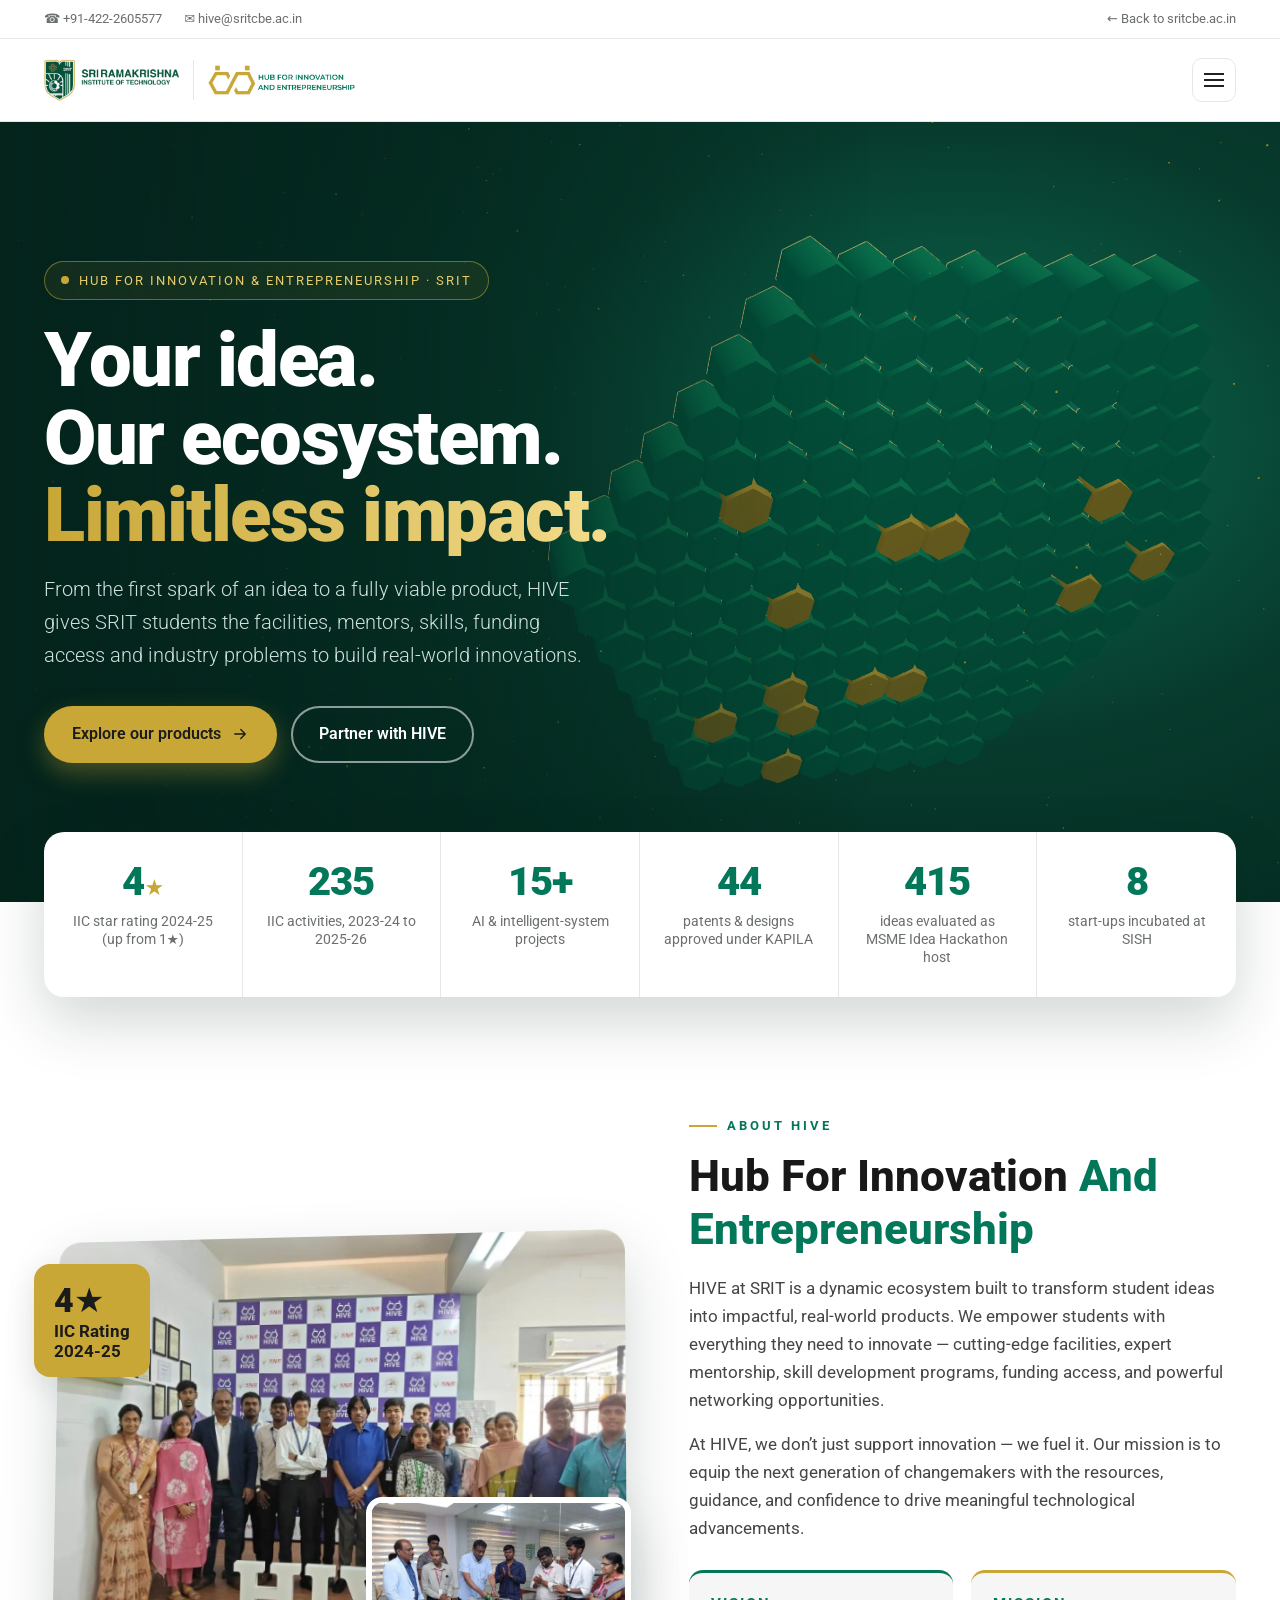
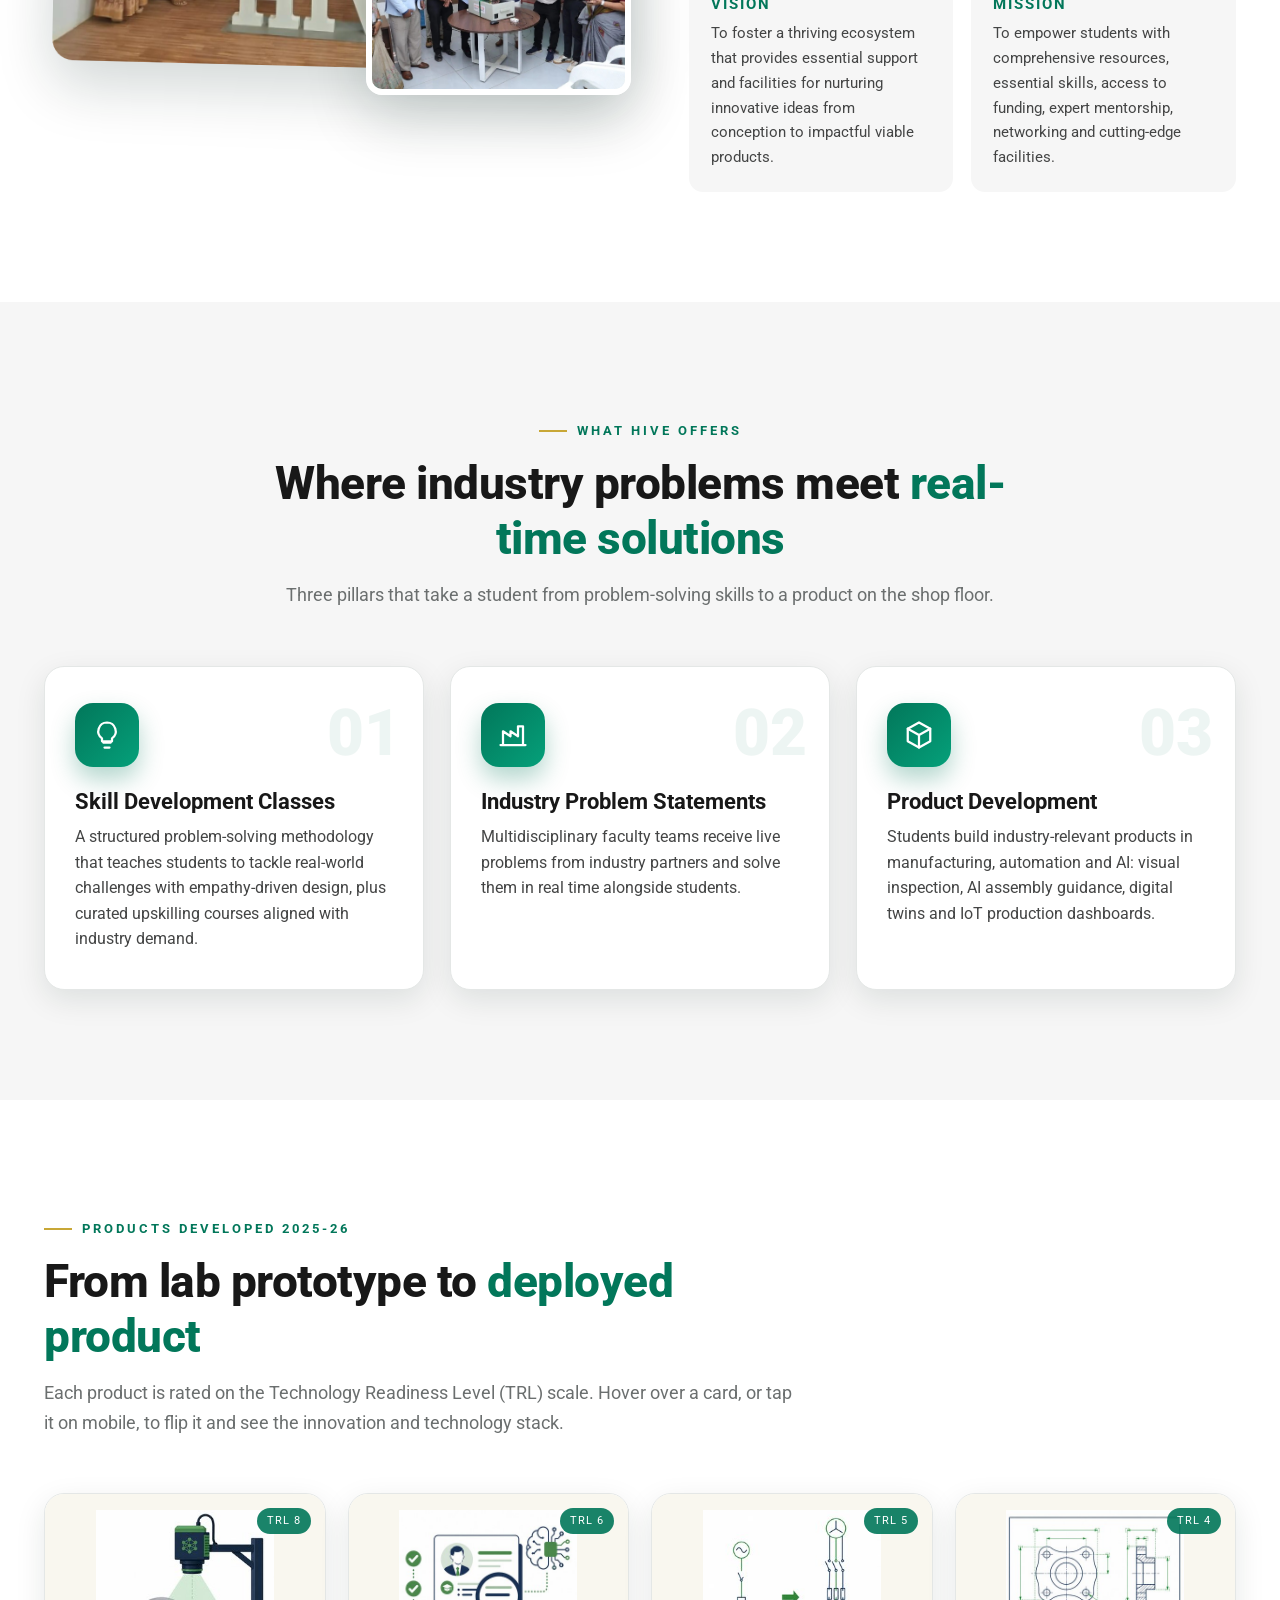
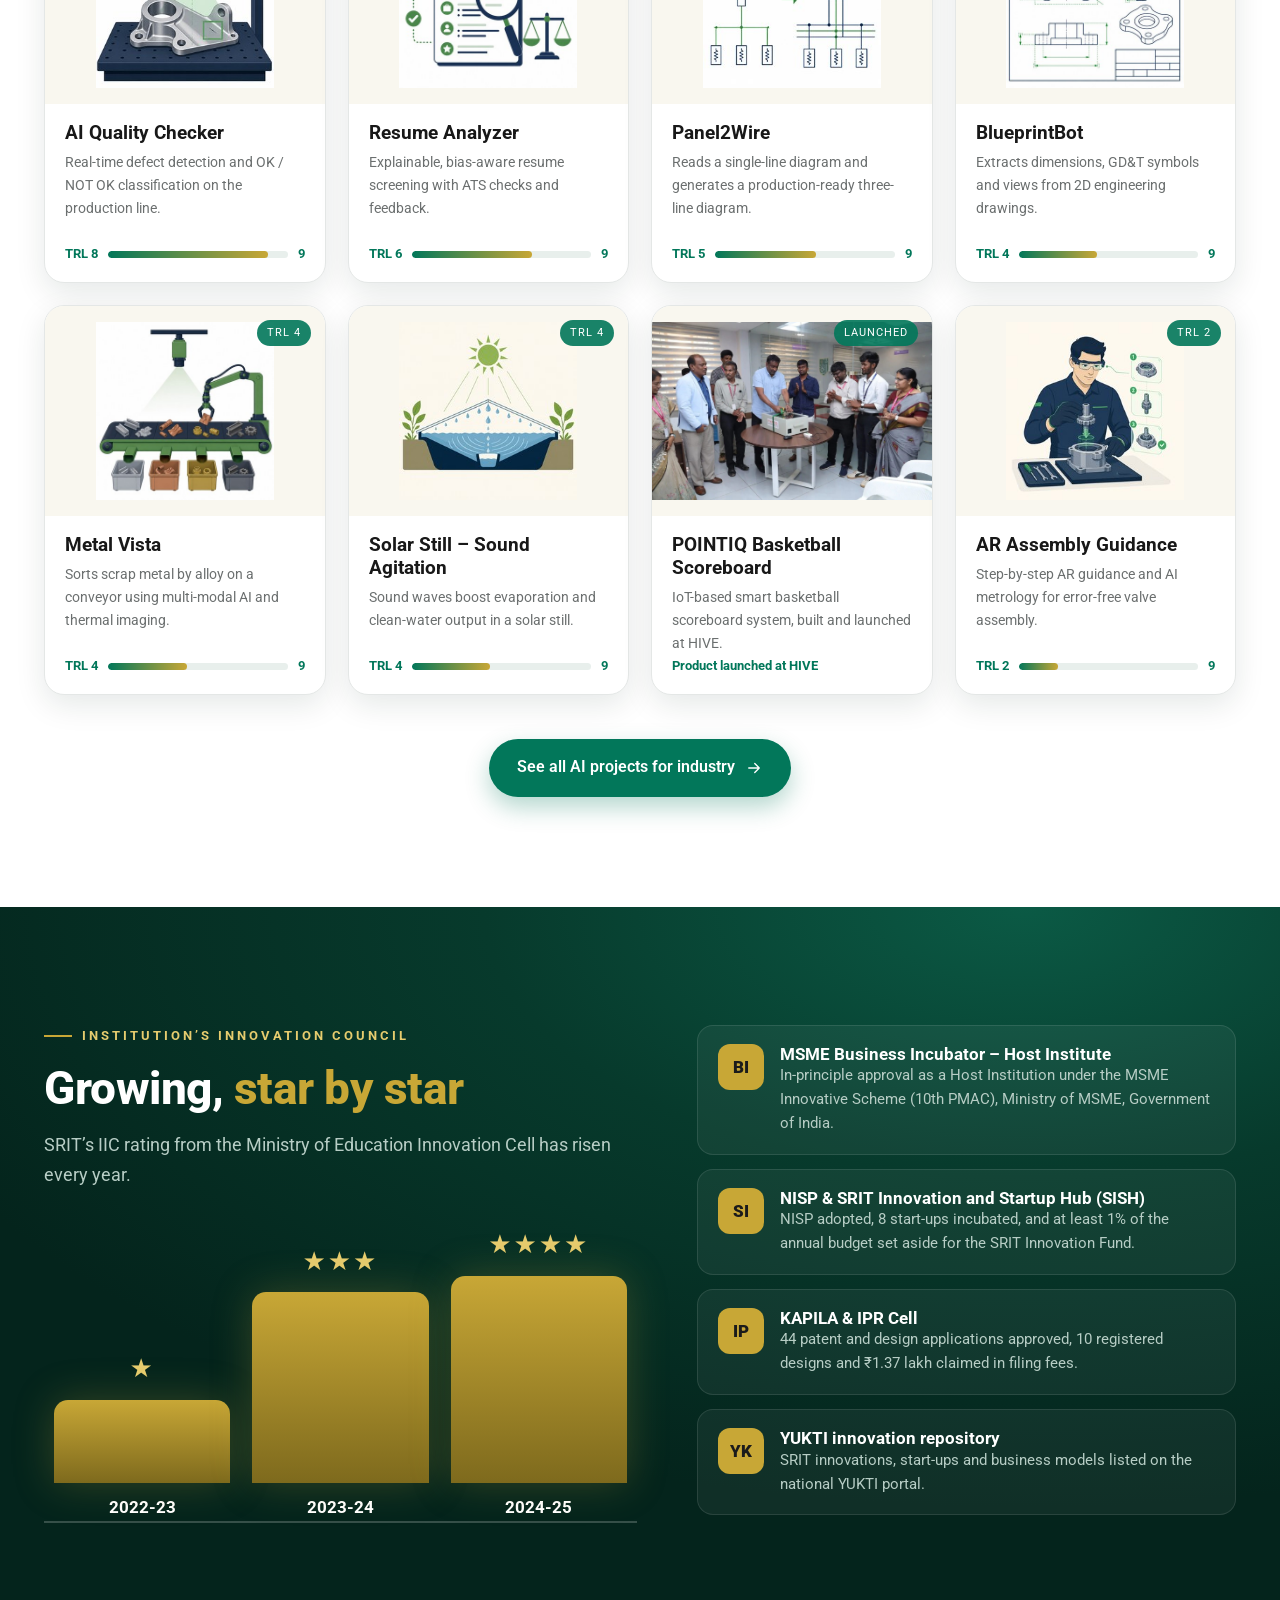
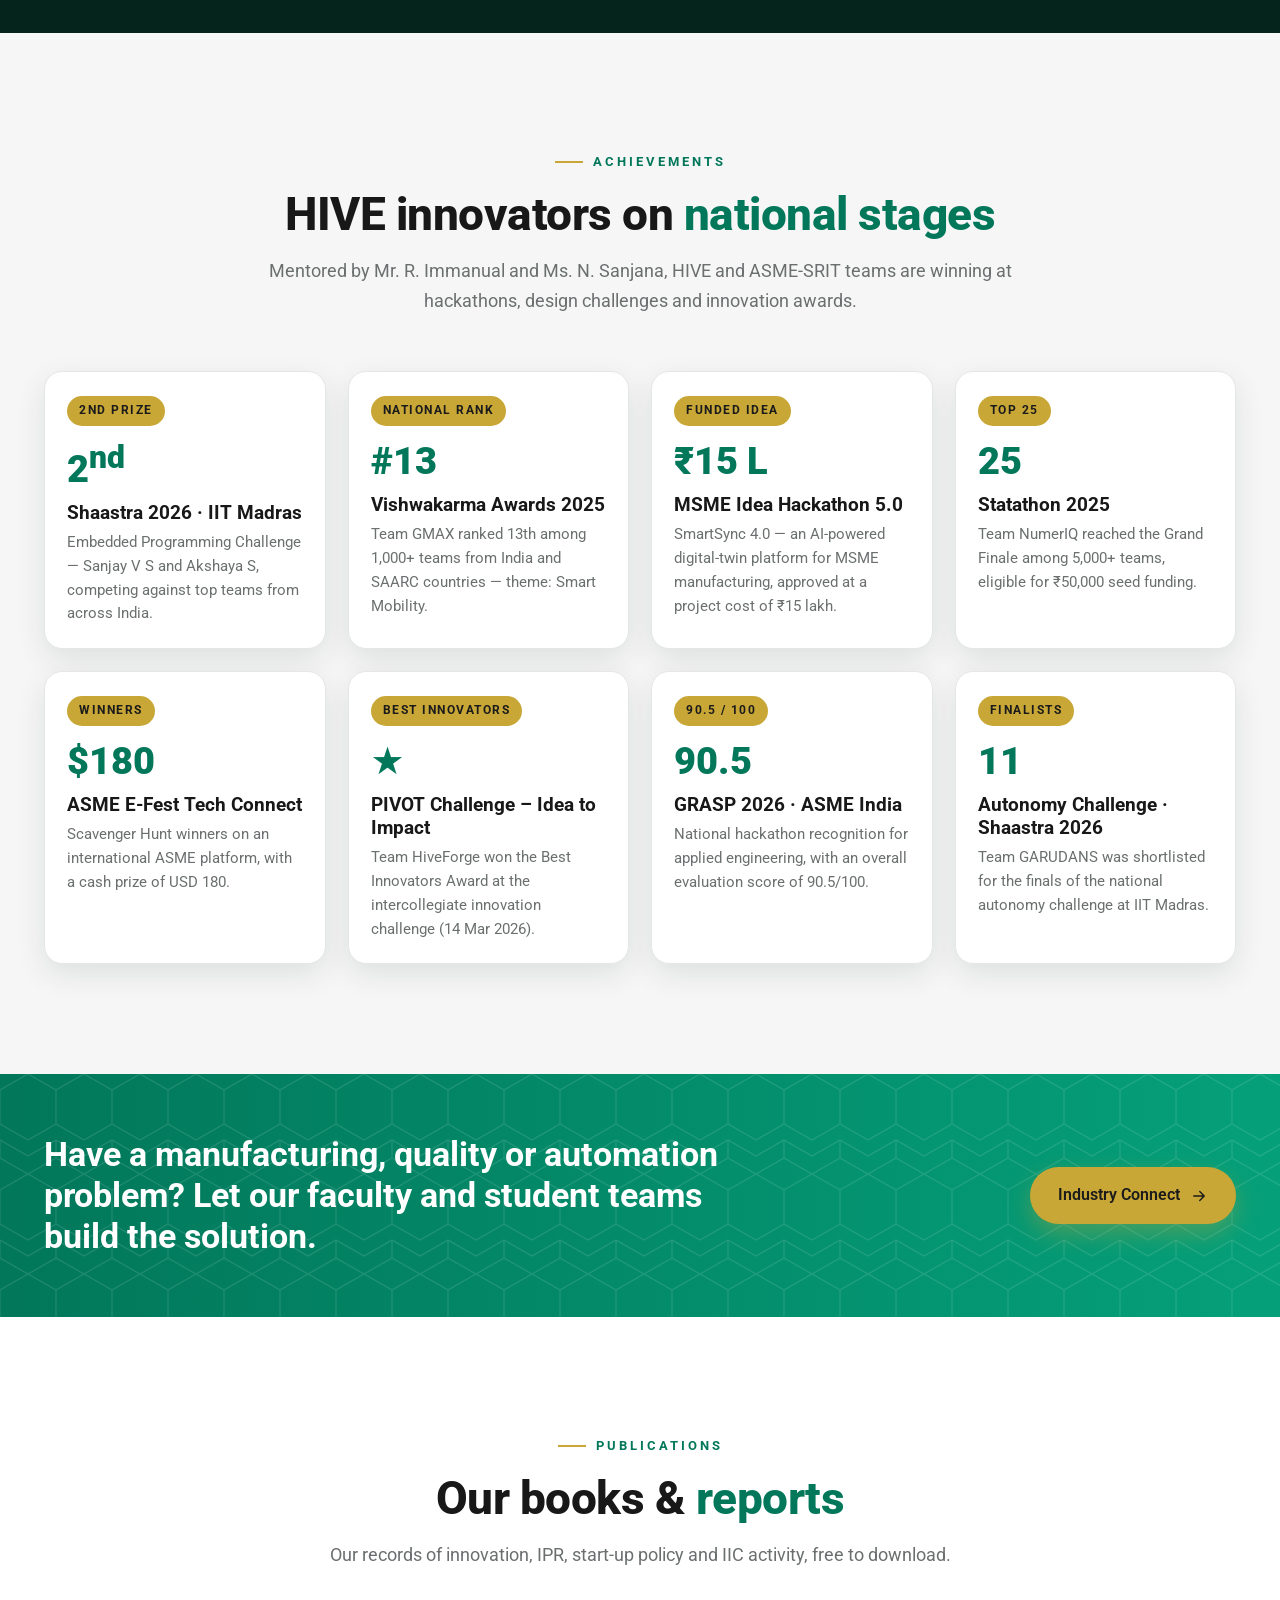
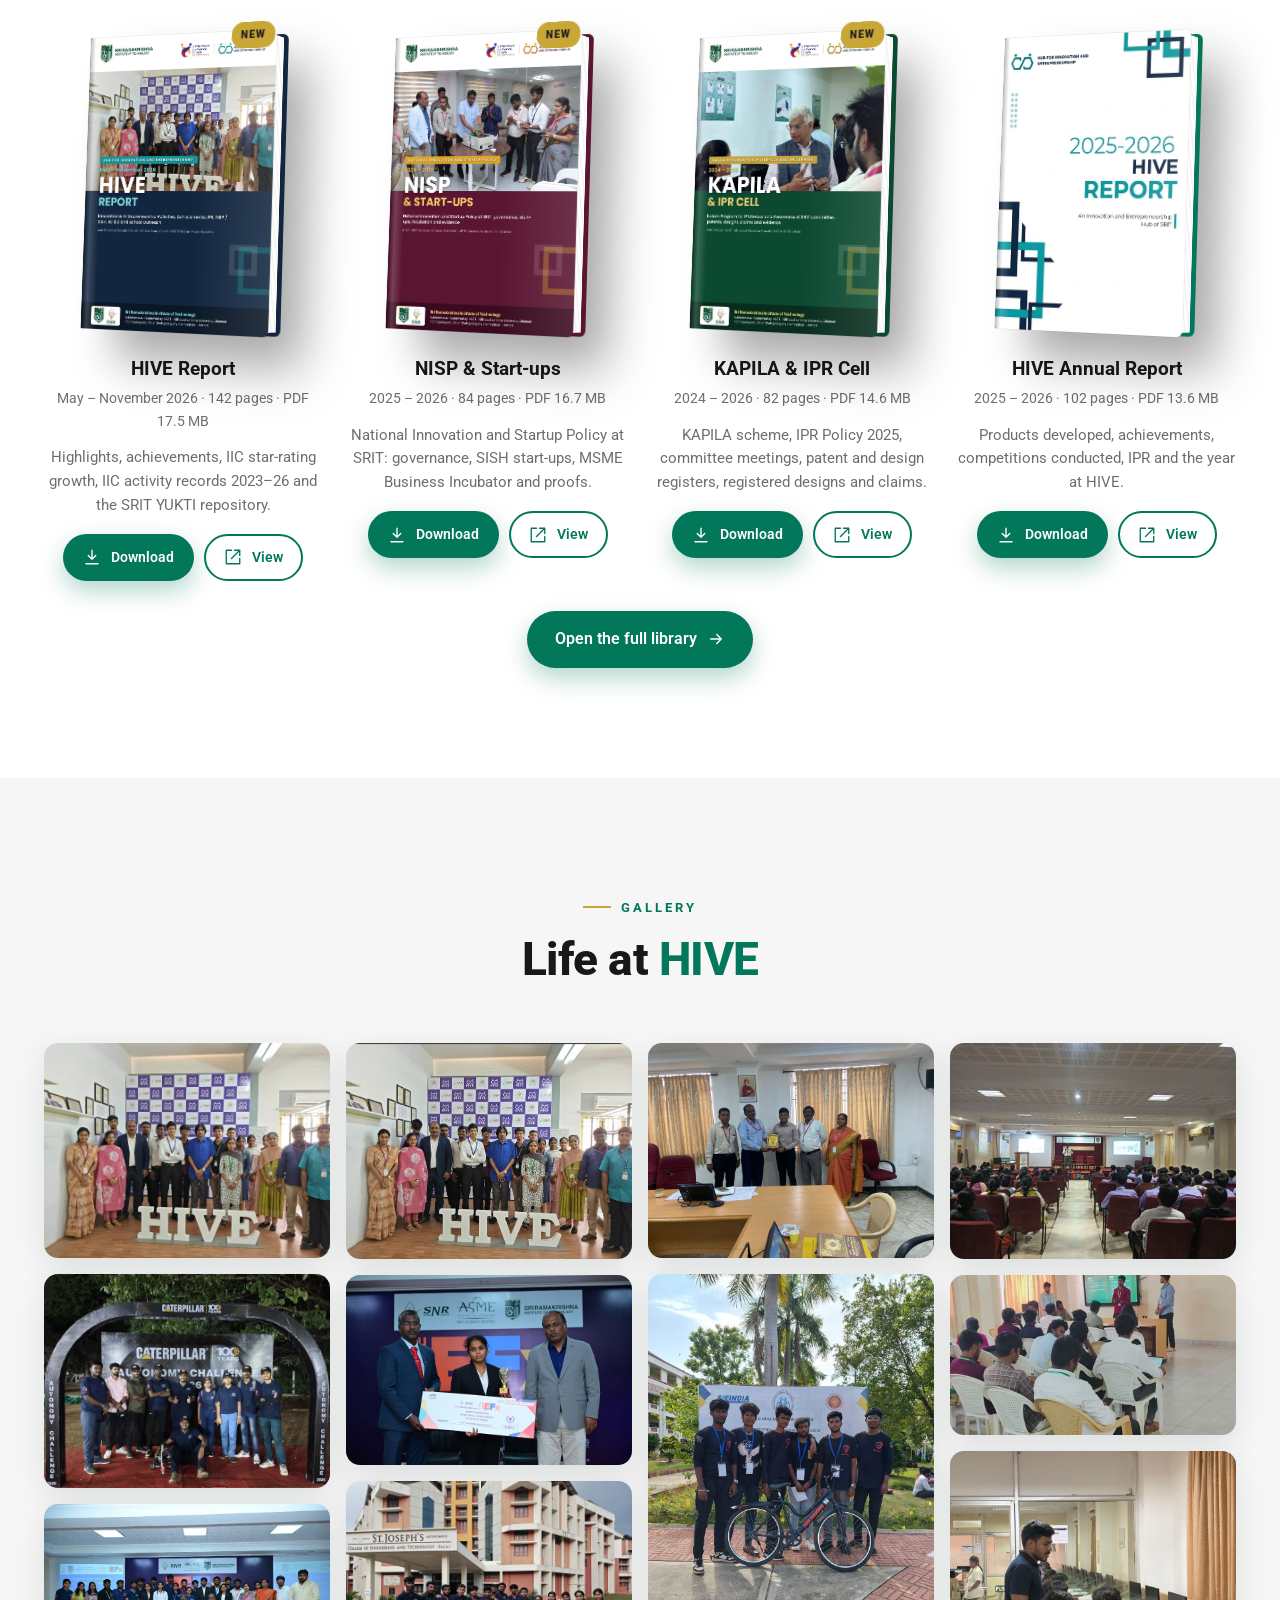
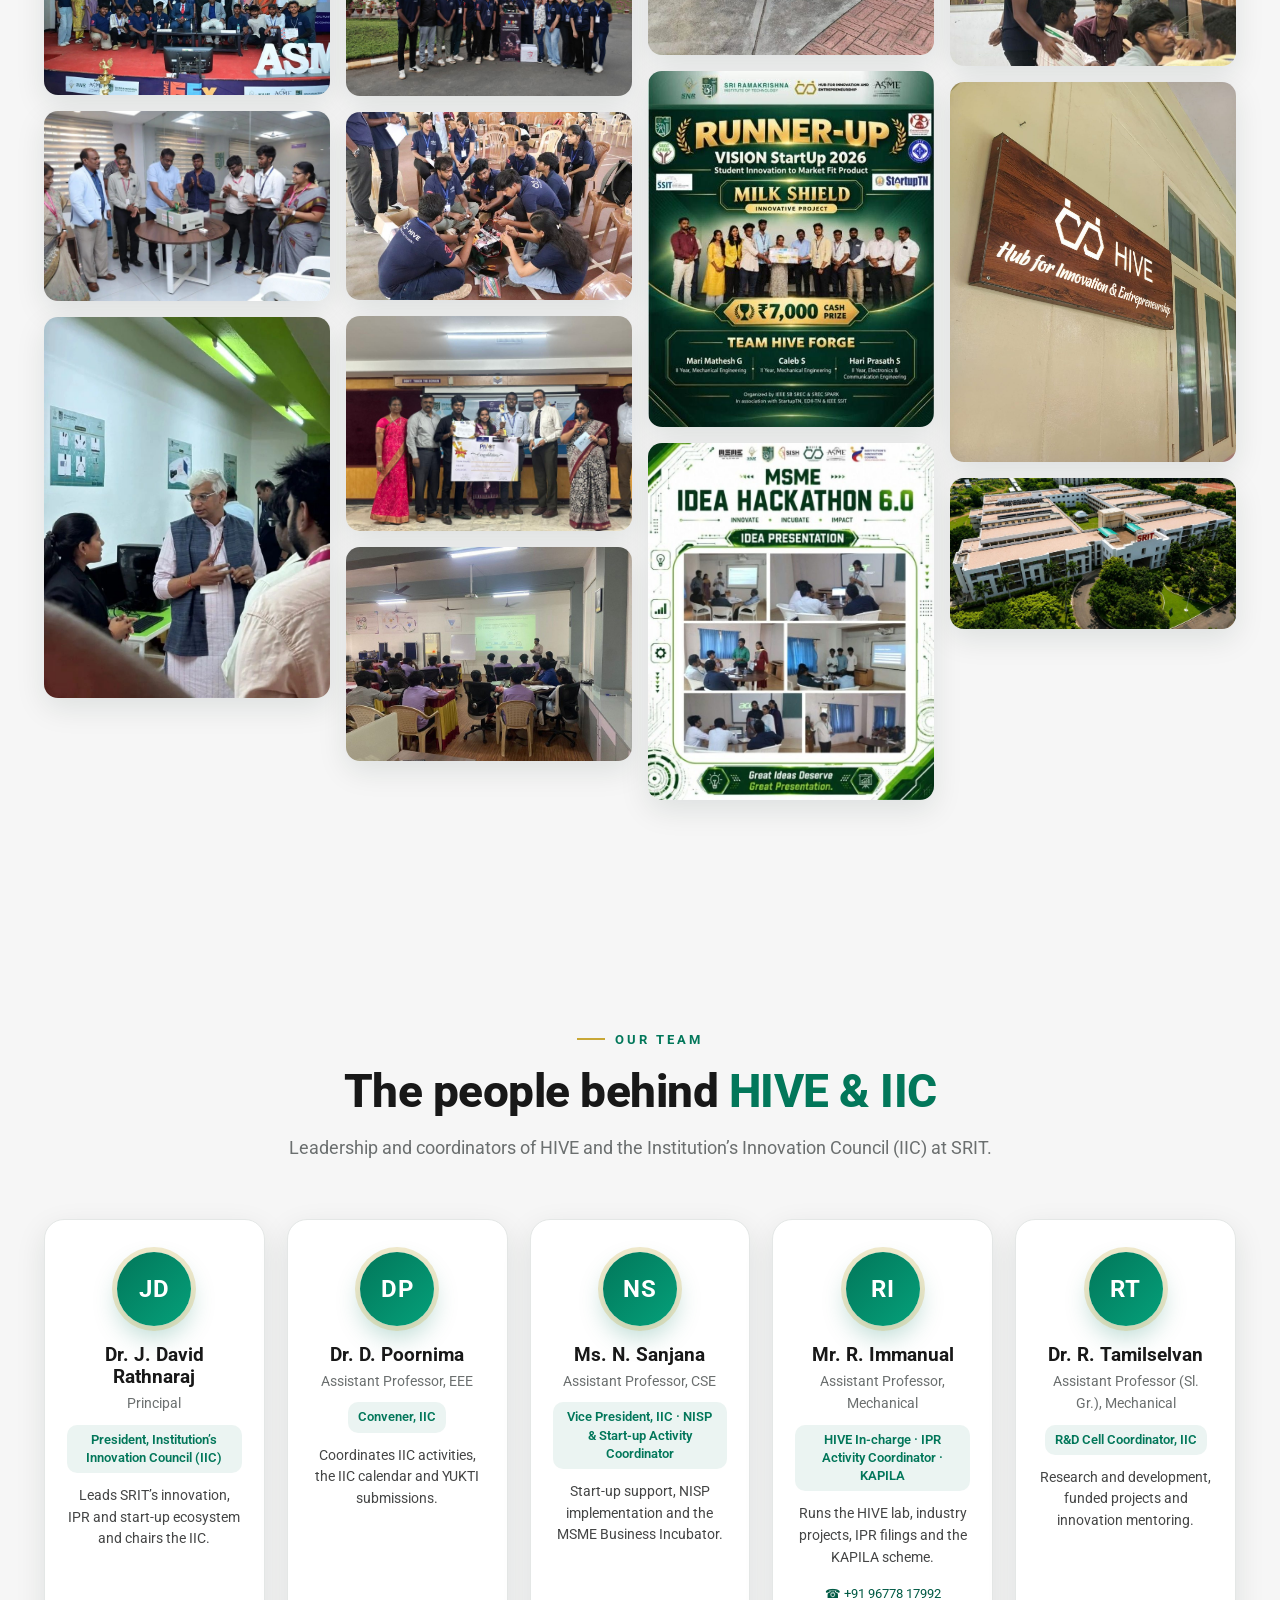
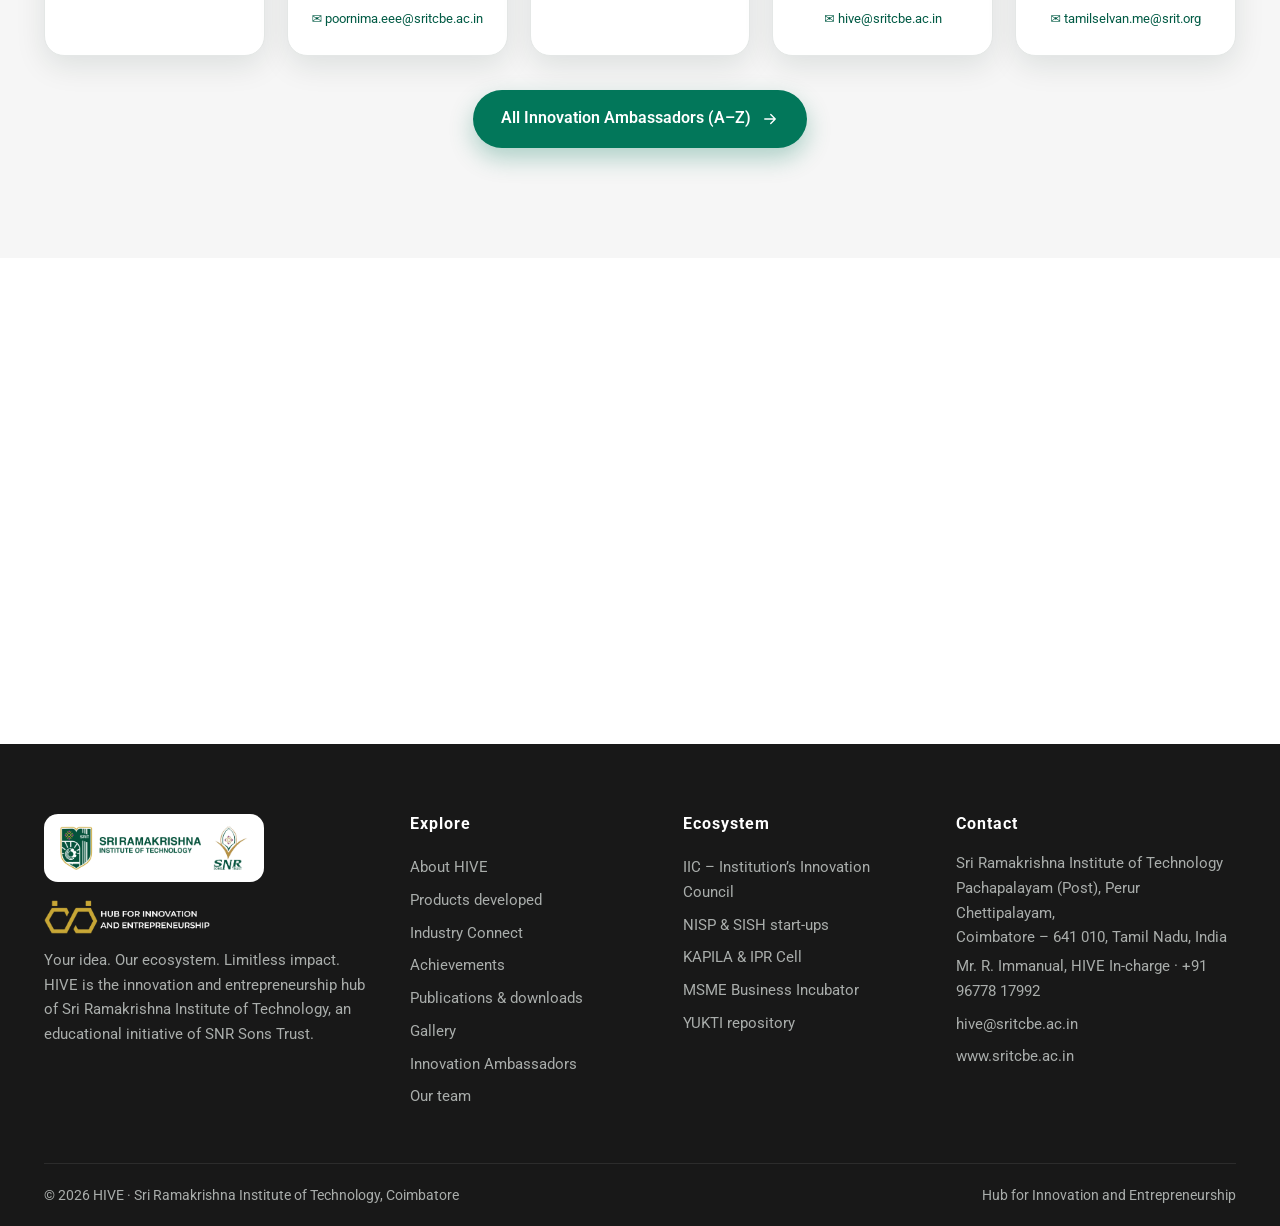
<file: index.html>
<!DOCTYPE html><html lang="en"><head><meta charset="utf-8"><meta name="viewport" content="width=device-width,initial-scale=1">
<title>HIVE – Hub for Innovation and Entrepreneurship | SRIT Coimbatore</title><meta name="description" content="HIVE at Sri Ramakrishna Institute of Technology: innovation, AI products, start-ups, IPR, IIC and industry connect.">
<link rel="icon" type="image/png" href="assets/img/logos/hive-icon.png">
<meta property="og:title" content="HIVE – Hub for Innovation and Entrepreneurship | SRIT Coimbatore"><meta property="og:description" content="HIVE at Sri Ramakrishna Institute of Technology: innovation, AI products, start-ups, IPR, IIC and industry connect."><meta property="og:image" content="assets/img/gallery/hive-lab.jpg">
<link rel="preconnect" href="https://fonts.googleapis.com"><link rel="preconnect" href="https://fonts.gstatic.com" crossorigin>
<link href="https://fonts.googleapis.com/css2?family=Roboto:wght@300;400;500;600;700;800;900&display=swap" rel="stylesheet">
<link rel="stylesheet" href="assets/css/hive.css"></head><body><div class="progress"></div><div class="topbar"><div class="wrap"><div class="l"><a href="tel:+914222605577"><span>☎ +91-422-2605577</span></a><span><a href="mailto:hive@sritcbe.ac.in">✉ hive@sritcbe.ac.in</a></span></div><div><a href="https://www.sritcbe.ac.in/" target="_blank" rel="noopener">← Back to sritcbe.ac.in</a></div></div></div>
<header class="hdr"><div class="wrap"><a class="brand" href="index.html"><img class="srit" src="assets/img/logos/srit-logo.png" alt="Sri Ramakrishna Institute of Technology"><span class="sep"></span><img class="hive" src="assets/img/logos/hive-logo.png" alt="HIVE – Hub for Innovation and Entrepreneurship"></a>
<nav class="nav"><a href="index.html" class="on">Home</a><a href="index.html#about" class="">About</a><a href="index.html#products" class="">Products</a><a href="industry-connect.html" class="">Industry Connect</a><a href="index.html#achievements" class="">Achievements</a><a href="publications.html" class="">Publications</a><a href="index.html#gallery" class="">Gallery</a><a href="innovation-ambassadors.html" class="">Ambassadors</a><a class="cta" href="index.html#contact">Contact</a></nav><button class="burger" aria-label="Menu"><span></span></button></div></header>
<section class="hero"><canvas class="three" data-mode="hive"></canvas><div class="veil"></div><div class="wrap"><div class="hero-in">
<span class="tag rv"><i></i>Hub for Innovation &amp; Entrepreneurship · SRIT</span>
<h1 class="rv d1">Your idea.<br>Our ecosystem.<br><span class="gold">Limitless impact.</span></h1>
<p class="lead rv d2">From the first spark of an idea to a fully viable product, HIVE gives SRIT students the facilities, mentors, skills, funding access and industry problems to build real-world innovations.</p>
<div class="ctas rv d3"><a class="btn btn-gold" href="#products">Explore our products <svg viewBox="0 0 24 24" fill="none" stroke="currentColor" stroke-width="1.8" stroke-linecap="round" stroke-linejoin="round" ><path d="M5 12h14M13 6l6 6-6 6"/></svg></a><a class="btn btn-o" href="industry-connect.html">Partner with HIVE</a></div></div></div>
</section>

<div class="stats"><div class="wrap"><div class="grid rv">
<div class="stat"><b><em data-count="4">0</em><small>★</small></b><span>IIC star rating 2024-25 (up from 1★)</span></div>
<div class="stat"><b data-count="235">0</b><span>IIC activities, 2023-24 to 2025-26</span></div>
<div class="stat"><b data-count="15" data-suf="+">0</b><span>AI &amp; intelligent-system projects</span></div>
<div class="stat"><b data-count="44">0</b><span>patents &amp; designs approved under KAPILA</span></div>
<div class="stat"><b data-count="415">0</b><span>ideas evaluated as MSME Idea Hackathon host</span></div>
<div class="stat"><b data-count="8">0</b><span>start-ups incubated at SISH</span></div></div></div></div>

<section class="sec" id="about"><div class="wrap about">
<div class="pic rv l"><img class="main" src="assets/img/gallery/hive-lab.jpg" alt="HIVE lab"><img class="float" src="assets/img/gallery/product-launch.jpg" alt="Launch of the POINTIQ IoT basketball scoreboard at HIVE"><div class="badge"><b>4★</b>IIC Rating<br>2024-25</div></div>
<div class="rv r"><span class="eyebrow">About HIVE</span><h2 style="font-size:clamp(30px,4vw,44px);margin:14px 0 18px;font-weight:800">Hub For Innovation <span style="color:var(--g)">And Entrepreneurship</span></h2>
<p>HIVE at SRIT is a dynamic ecosystem built to transform student ideas into impactful, real-world products. We empower students with everything they need to innovate — cutting-edge facilities, expert mentorship, skill development programs, funding access, and powerful networking opportunities.</p>
<p>At HIVE, we don’t just support innovation — we fuel it. Our mission is to equip the next generation of changemakers with the resources, guidance, and confidence to drive meaningful technological advancements.</p>
<div class="vm"><div><h4>Vision</h4><p>To foster a thriving ecosystem that provides essential support and facilities for nurturing innovative ideas from conception to impactful viable products.</p></div>
<div><h4>Mission</h4><p>To empower students with comprehensive resources, essential skills, access to funding, expert mentorship, networking and cutting-edge facilities.</p></div></div></div></div></section>

<section class="sec alt"><div class="wrap"><div class="sec-head center rv"><span class="eyebrow">What HIVE offers</span><h2>Where industry problems meet <em>real-time solutions</em></h2><p>Three pillars that take a student from problem-solving skills to a product on the shop floor.</p></div>
<div class="cards3">
<div class="tilt rv d1"><div class="in"><span class="num">01</span><div class="ico"><svg viewBox="0 0 24 24" fill="none" stroke="currentColor" stroke-width="1.8" stroke-linecap="round" stroke-linejoin="round" ><path d="M9 18h6M10 22h4M12 2a7 7 0 0 0-4 12.7V17h8v-2.3A7 7 0 0 0 12 2z"/></svg></div><h3>Skill Development Classes</h3><p>A structured problem-solving methodology that teaches students to tackle real-world challenges with empathy-driven design, plus curated upskilling courses aligned with industry demand.</p></div></div>
<div class="tilt rv d2"><div class="in"><span class="num">02</span><div class="ico"><svg viewBox="0 0 24 24" fill="none" stroke="currentColor" stroke-width="1.8" stroke-linecap="round" stroke-linejoin="round" ><path d="M2 20h20M4 20V9l6 4V9l6 4V5h4v15"/></svg></div><h3>Industry Problem Statements</h3><p>Multidisciplinary faculty teams receive live problems from industry partners and solve them in real time alongside students.</p></div></div>
<div class="tilt rv d3"><div class="in"><span class="num">03</span><div class="ico"><svg viewBox="0 0 24 24" fill="none" stroke="currentColor" stroke-width="1.8" stroke-linecap="round" stroke-linejoin="round" ><path d="M12 2l9 5v10l-9 5-9-5V7z"/><path d="M12 22V12M21 7l-9 5-9-5"/></svg></div><h3>Product Development</h3><p>Students build industry-relevant products in manufacturing, automation and AI: visual inspection, AI assembly guidance, digital twins and IoT production dashboards.</p></div></div></div></div></section>

<section class="sec" id="products"><div class="wrap"><div class="sec-head rv"><span class="eyebrow">Products developed 2025-26</span><h2>From lab prototype to <em>deployed product</em></h2><p>Each product is rated on the Technology Readiness Level (TRL) scale. Hover over a card, or tap it on mobile, to flip it and see the innovation and technology stack.</p></div>
<div class="prod-grid"><div class="flip rv"><div class="card"><div class="face front"><span class="hint">TRL 8</span><div class="im" style=""><img src="assets/img/projects/ai-quality.jpg" alt="AI Quality Checker" loading="lazy" style=""></div><div class="bd"><h3>AI Quality Checker</h3><p>Real-time defect detection and OK / NOT OK classification on the production line.</p>
<div class="trl">TRL 8<span class="bar"><i data-w="89%"></i></span>9</div></div></div>
<div class="face back"><h3>AI Quality Checker</h3><div><b>Innovation</b>Computer vision, OCR, defect detection and a hybrid AI classifier with real-time decisions — deployed in industrial manufacturing.</div><div><b>Technology stack</b>Python · PyTorch · YOLO · CNN hybrid · CRNN OCR · OpenCV · SQLite</div><div><b>Readiness</b>Technology Readiness Level 8 of 9</div></div></div></div><div class="flip rv"><div class="card"><div class="face front"><span class="hint">TRL 6</span><div class="im" style=""><img src="assets/img/projects/resume-analyzer.jpg" alt="Resume Analyzer" loading="lazy" style=""></div><div class="bd"><h3>Resume Analyzer</h3><p>Explainable, bias-aware resume screening with ATS checks and feedback.</p>
<div class="trl">TRL 6<span class="bar"><i data-w="67%"></i></span>9</div></div></div>
<div class="face back"><h3>Resume Analyzer</h3><div><b>Innovation</b>Transparent role-fit analysis with actionable feedback instead of black-box scores; tested with live users.</div><div><b>Technology stack</b>Flask APIs · NLP transformer · OCR parsing · Cloud</div><div><b>Readiness</b>Technology Readiness Level 6 of 9</div></div></div></div><div class="flip rv"><div class="card"><div class="face front"><span class="hint">TRL 5</span><div class="im" style=""><img src="assets/img/projects/panel2wire.jpg" alt="Panel2Wire" loading="lazy" style=""></div><div class="bd"><h3>Panel2Wire</h3><p>Reads a single-line diagram and generates a production-ready three-line diagram.</p>
<div class="trl">TRL 5<span class="bar"><i data-w="56%"></i></span>9</div></div></div>
<div class="face back"><h3>Panel2Wire</h3><div><b>Innovation</b>Cuts per-diagram drafting from 4–8 hours to under 60 seconds, with AutoCAD-native DXF output.</div><div><b>Technology stack</b>YOLOv11n · OpenCV · NetworkX · PyTorch · ezdxf</div><div><b>Readiness</b>Technology Readiness Level 5 of 9</div></div></div></div><div class="flip rv"><div class="card"><div class="face front"><span class="hint">TRL 4</span><div class="im" style=""><img src="assets/img/projects/blueprintbot.jpg" alt="BlueprintBot" loading="lazy" style=""></div><div class="bd"><h3>BlueprintBot</h3><p>Extracts dimensions, GD&amp;T symbols and views from 2D engineering drawings.</p>
<div class="trl">TRL 4<span class="bar"><i data-w="44%"></i></span>9</div></div></div>
<div class="face back"><h3>BlueprintBot</h3><div><b>Innovation</b>Reduces drawing interpretation from 20–30 minutes to under 45 seconds; validated on real industry drawings.</div><div><b>Technology stack</b>YOLO · EdgeNet · Florence-2 · OCR + RAG · Flask</div><div><b>Readiness</b>Technology Readiness Level 4 of 9</div></div></div></div><div class="flip rv"><div class="card"><div class="face front"><span class="hint">TRL 4</span><div class="im" style=""><img src="assets/img/projects/metal-vista.jpg" alt="Metal Vista" loading="lazy" style=""></div><div class="bd"><h3>Metal Vista</h3><p>Sorts scrap metal by alloy on a conveyor using multi-modal AI and thermal imaging.</p>
<div class="trl">TRL 4<span class="bar"><i data-w="44%"></i></span>9</div></div></div>
<div class="face back"><h3>Metal Vista</h3><div><b>Innovation</b>Explainable AI (LIME, SHAP, Grad-CAM) targeting &gt;95% accuracy at about a quarter of the cost of conventional systems.</div><div><b>Technology stack</b>DenseNet121 · VGG-16 · YOLO · LIBS/XRF · Thermal imaging</div><div><b>Readiness</b>Technology Readiness Level 4 of 9</div></div></div></div><div class="flip rv"><div class="card"><div class="face front"><span class="hint">TRL 4</span><div class="im" style=""><img src="assets/img/projects/solar-still.jpg" alt="Solar Still – Sound Agitation" loading="lazy" style=""></div><div class="bd"><h3>Solar Still – Sound Agitation</h3><p>Sound waves boost evaporation and clean-water output in a solar still.</p>
<div class="trl">TRL 4<span class="bar"><i data-w="44%"></i></span>9</div></div></div>
<div class="face back"><h3>Solar Still – Sound Agitation</h3><div><b>Innovation</b>110 Hz square-wave acoustic agitation replaces costly design changes; optimised with a Taguchi L9 design, ANOVA and regression.</div><div><b>Technology stack</b>Signal generator · Amplifier · Taguchi L9 · ANOVA</div><div><b>Readiness</b>Technology Readiness Level 4 of 9</div></div></div></div><div class="flip rv"><div class="card"><div class="face front"><span class="hint">LAUNCHED</span><div class="im" style="padding:0"><img src="assets/img/gallery/product-launch.jpg" alt="POINTIQ Basketball Scoreboard" loading="lazy" style="object-fit:cover;width:100%;height:100%"></div><div class="bd"><h3>POINTIQ Basketball Scoreboard</h3><p>IoT-based smart basketball scoreboard system, built and launched at HIVE.</p>
<div class="trl">Product launched at HIVE</div></div></div>
<div class="face back"><h3>POINTIQ Basketball Scoreboard</h3><div><b>Innovation</b>A connected scoreboard that brings live, automated scoring to basketball courts, developed by a HIVE student team and formally launched at the HIVE innovation space.</div><div><b>Technology stack</b>IoT · Embedded controller · Display system · Wireless connectivity</div><div><b>Status</b>Launched at the HIVE innovation space</div></div></div></div><div class="flip rv"><div class="card"><div class="face front"><span class="hint">TRL 2</span><div class="im" style=""><img src="assets/img/projects/ar-assembly.jpg" alt="AR Assembly Guidance" loading="lazy" style=""></div><div class="bd"><h3>AR Assembly Guidance</h3><p>Step-by-step AR guidance and AI metrology for error-free valve assembly.</p>
<div class="trl">TRL 2<span class="bar"><i data-w="22%"></i></span>9</div></div></div>
<div class="face back"><h3>AR Assembly Guidance</h3><div><b>Innovation</b>Polygon-based edge measurement replaces manual callipers; edge-ready for low-power industrial controllers.</div><div><b>Technology stack</b>YOLOv8/v11 segmentation · OpenCV · SciPy · Meta Quest 3</div><div><b>Readiness</b>Technology Readiness Level 2 of 9</div></div></div></div></div>
<div style="text-align:center;margin-top:44px" class="rv"><a class="btn btn-g" href="industry-connect.html">See all AI projects for industry <svg viewBox="0 0 24 24" fill="none" stroke="currentColor" stroke-width="1.8" stroke-linecap="round" stroke-linejoin="round" ><path d="M5 12h14M13 6l6 6-6 6"/></svg></a></div></div></section>

<section class="sec dark"><div class="wrap eco"><div class="rv l"><div class="sec-head" style="margin-bottom:34px"><span class="eyebrow" style="color:var(--gold-l)">Institution’s Innovation Council</span><h2>Growing, <em>star by star</em></h2><p>SRIT’s IIC rating from the Ministry of Education Innovation Cell has risen every year.</p></div>
<div class="stars-tl"><div class="col"><div class="st">★</div><div class="pillar" data-h="28%"></div><div class="yr">2022-23</div></div><div class="col"><div class="st">★★★</div><div class="pillar" data-h="64%"></div><div class="yr">2023-24</div></div><div class="col"><div class="st">★★★★</div><div class="pillar" data-h="88%"></div><div class="yr">2024-25</div></div></div></div>
<div class="eco-list rv r">
<div><i>BI</i><div><h4>MSME Business Incubator – Host Institute</h4><p>In-principle approval as a Host Institution under the MSME Innovative Scheme (10th PMAC), Ministry of MSME, Government of India.</p></div></div>
<div><i>SI</i><div><h4>NISP &amp; SRIT Innovation and Startup Hub (SISH)</h4><p>NISP adopted, 8 start-ups incubated, and at least 1% of the annual budget set aside for the SRIT Innovation Fund.</p></div></div>
<div><i>IP</i><div><h4>KAPILA &amp; IPR Cell</h4><p>44 patent and design applications approved, 10 registered designs and ₹1.37 lakh claimed in filing fees.</p></div></div>
<div><i>YK</i><div><h4>YUKTI innovation repository</h4><p>SRIT innovations, start-ups and business models listed on the national YUKTI portal.</p></div></div></div></div></section>

<section class="sec alt" id="achievements"><div class="wrap"><div class="sec-head center rv"><span class="eyebrow">Achievements</span><h2>HIVE innovators on <em>national stages</em></h2><p>Mentored by Mr. R. Immanual and Ms. N. Sanjana, HIVE and ASME-SRIT teams are winning at hackathons, design challenges and innovation awards.</p></div>
<div class="ach"><div class="c rv d1"><div class="top"><span class="medal">2nd Prize</span><div class="big" style="margin-top:16px">2<sup>nd</sup></div><h3>Shaastra 2026 · IIT Madras</h3></div><p>Embedded Programming Challenge — Sanjay V S and Akshaya S, competing against top teams from across India.</p></div><div class="c rv d2"><div class="top"><span class="medal">National Rank</span><div class="big" style="margin-top:16px">#13</div><h3>Vishwakarma Awards 2025</h3></div><p>Team GMAX ranked 13th among 1,000+ teams from India and SAARC countries — theme: Smart Mobility.</p></div><div class="c rv d3"><div class="top"><span class="medal">Funded Idea</span><div class="big" style="margin-top:16px">₹15 L</div><h3>MSME Idea Hackathon 5.0</h3></div><p>SmartSync 4.0 — an AI-powered digital-twin platform for MSME manufacturing, approved at a project cost of ₹15 lakh.</p></div><div class="c rv d4"><div class="top"><span class="medal">Top 25</span><div class="big" style="margin-top:16px">25</div><h3>Statathon 2025</h3></div><p>Team NumerIQ reached the Grand Finale among 5,000+ teams, eligible for ₹50,000 seed funding.</p></div><div class="c rv d1"><div class="top"><span class="medal">Winners</span><div class="big" style="margin-top:16px">$180</div><h3>ASME E-Fest Tech Connect</h3></div><p>Scavenger Hunt winners on an international ASME platform, with a cash prize of USD 180.</p></div><div class="c rv d2"><div class="top"><span class="medal">Best Innovators</span><div class="big" style="margin-top:16px">★</div><h3>PIVOT Challenge – Idea to Impact</h3></div><p>Team HiveForge won the Best Innovators Award at the intercollegiate innovation challenge (14 Mar 2026).</p></div><div class="c rv d3"><div class="top"><span class="medal">90.5 / 100</span><div class="big" style="margin-top:16px">90.5</div><h3>GRASP 2026 · ASME India</h3></div><p>National hackathon recognition for applied engineering, with an overall evaluation score of 90.5/100.</p></div><div class="c rv d4"><div class="top"><span class="medal">Finalists</span><div class="big" style="margin-top:16px">11</div><h3>Autonomy Challenge · Shaastra 2026</h3></div><p>Team GARUDANS was shortlisted for the finals of the national autonomy challenge at IIT Madras.</p></div></div></div></section>

<div class="band"><div class="hexbg"></div><div class="wrap"><h3 class="rv">Have a manufacturing, quality or automation problem? Let our faculty and student teams build the solution.</h3><a class="btn btn-gold rv" href="industry-connect.html">Industry Connect <svg viewBox="0 0 24 24" fill="none" stroke="currentColor" stroke-width="1.8" stroke-linecap="round" stroke-linejoin="round" ><path d="M5 12h14M13 6l6 6-6 6"/></svg></a></div></div>

<section class="sec"><div class="wrap"><div class="sec-head center rv"><span class="eyebrow">Publications</span><h2>Our books &amp; <em>reports</em></h2><p>Our records of innovation, IPR, start-up policy and IIC activity, free to download.</p></div>
<div class="mini-shelf"><div class="book-card rv " data-cat="flag new"><div class="book3d"><div class="book" style="--bkc:#12263F"><div class="bc"></div><div class="sp"><span>HIVE REPORT 2026</span></div><div class="pg"></div><div class="fc"><img src="assets/img/books/HIVE_Report_May-Nov_2026.jpg" alt="HIVE Report cover" loading="lazy"></div><span class="new">NEW</span></div></div>
<h3>HIVE Report</h3><div class="meta">May – November 2026 · 142 pages · PDF 17.5 MB</div><p style="font-size:14.5px;color:var(--mut);max-width:330px;margin:0 auto 16px">Highlights, achievements, IIC star-rating growth, IIC activity records 2023–26 and the SRIT YUKTI repository.</p>
<div class="acts"><a class="btn btn-g" href="downloads/HIVE_Report_May-Nov_2026.pdf" download><svg viewBox="0 0 24 24" fill="none" stroke="currentColor" stroke-width="1.8" stroke-linecap="round" stroke-linejoin="round" ><path d="M12 3v12M7 10l5 5 5-5M4 21h16"/></svg>Download</a><a class="btn btn-ol" href="downloads/HIVE_Report_May-Nov_2026.pdf" target="_blank" rel="noopener"><svg viewBox="0 0 24 24" fill="none" stroke="currentColor" stroke-width="1.8" stroke-linecap="round" stroke-linejoin="round" ><path d="M14 3h7v7M10 14 21 3M21 14v7H3V3h7"/></svg>View</a></div></div><div class="book-card rv " data-cat="flag new"><div class="book3d"><div class="book" style="--bkc:#5A1530"><div class="bc"></div><div class="sp"><span>NISP &amp; START-UPS</span></div><div class="pg"></div><div class="fc"><img src="assets/img/books/SRIT_NISP_and_Startups_2025-26.jpg" alt="NISP &amp; Start-ups cover" loading="lazy"></div><span class="new">NEW</span></div></div>
<h3>NISP &amp; Start-ups</h3><div class="meta">2025 – 2026 · 84 pages · PDF 16.7 MB</div><p style="font-size:14.5px;color:var(--mut);max-width:330px;margin:0 auto 16px">National Innovation and Startup Policy at SRIT: governance, SISH start-ups, MSME Business Incubator and proofs.</p>
<div class="acts"><a class="btn btn-g" href="downloads/SRIT_NISP_and_Startups_2025-26.pdf" download><svg viewBox="0 0 24 24" fill="none" stroke="currentColor" stroke-width="1.8" stroke-linecap="round" stroke-linejoin="round" ><path d="M12 3v12M7 10l5 5 5-5M4 21h16"/></svg>Download</a><a class="btn btn-ol" href="downloads/SRIT_NISP_and_Startups_2025-26.pdf" target="_blank" rel="noopener"><svg viewBox="0 0 24 24" fill="none" stroke="currentColor" stroke-width="1.8" stroke-linecap="round" stroke-linejoin="round" ><path d="M14 3h7v7M10 14 21 3M21 14v7H3V3h7"/></svg>View</a></div></div><div class="book-card rv " data-cat="flag new"><div class="book3d"><div class="book" style="--bkc:#0B4A31"><div class="bc"></div><div class="sp"><span>KAPILA &amp; IPR CELL</span></div><div class="pg"></div><div class="fc"><img src="assets/img/books/SRIT_KAPILA_and_IPR_Cell_2024-26.jpg" alt="KAPILA &amp; IPR Cell cover" loading="lazy"></div><span class="new">NEW</span></div></div>
<h3>KAPILA &amp; IPR Cell</h3><div class="meta">2024 – 2026 · 82 pages · PDF 14.6 MB</div><p style="font-size:14.5px;color:var(--mut);max-width:330px;margin:0 auto 16px">KAPILA scheme, IPR Policy 2025, committee meetings, patent and design registers, registered designs and claims.</p>
<div class="acts"><a class="btn btn-g" href="downloads/SRIT_KAPILA_and_IPR_Cell_2024-26.pdf" download><svg viewBox="0 0 24 24" fill="none" stroke="currentColor" stroke-width="1.8" stroke-linecap="round" stroke-linejoin="round" ><path d="M12 3v12M7 10l5 5 5-5M4 21h16"/></svg>Download</a><a class="btn btn-ol" href="downloads/SRIT_KAPILA_and_IPR_Cell_2024-26.pdf" target="_blank" rel="noopener"><svg viewBox="0 0 24 24" fill="none" stroke="currentColor" stroke-width="1.8" stroke-linecap="round" stroke-linejoin="round" ><path d="M14 3h7v7M10 14 21 3M21 14v7H3V3h7"/></svg>View</a></div></div><div class="book-card rv " data-cat="annual"><div class="book3d"><div class="book" style="--bkc:#02775A"><div class="bc"></div><div class="sp"><span>HIVE ANNUAL REPORT</span></div><div class="pg"></div><div class="fc"><img src="assets/img/books/HIVE_Annual_Report_2025-26.jpg" alt="HIVE Annual Report cover" loading="lazy"></div></div></div>
<h3>HIVE Annual Report</h3><div class="meta">2025 – 2026 · 102 pages · PDF 13.6 MB</div><p style="font-size:14.5px;color:var(--mut);max-width:330px;margin:0 auto 16px">Products developed, achievements, competitions conducted, IPR and the year at HIVE.</p>
<div class="acts"><a class="btn btn-g" href="downloads/HIVE_Annual_Report_2025-26.pdf" download><svg viewBox="0 0 24 24" fill="none" stroke="currentColor" stroke-width="1.8" stroke-linecap="round" stroke-linejoin="round" ><path d="M12 3v12M7 10l5 5 5-5M4 21h16"/></svg>Download</a><a class="btn btn-ol" href="downloads/HIVE_Annual_Report_2025-26.pdf" target="_blank" rel="noopener"><svg viewBox="0 0 24 24" fill="none" stroke="currentColor" stroke-width="1.8" stroke-linecap="round" stroke-linejoin="round" ><path d="M14 3h7v7M10 14 21 3M21 14v7H3V3h7"/></svg>View</a></div></div></div>
<div style="text-align:center;margin-top:30px" class="rv"><a class="btn btn-g" href="publications.html">Open the full library <svg viewBox="0 0 24 24" fill="none" stroke="currentColor" stroke-width="1.8" stroke-linecap="round" stroke-linejoin="round" ><path d="M5 12h14M13 6l6 6-6 6"/></svg></a></div></div></section>

<section class="sec alt" id="gallery"><div class="wrap"><div class="sec-head center rv"><span class="eyebrow">Gallery</span><h2>Life at <em>HIVE</em></h2></div>
<div class="gal"><figure class="rv"><img src="assets/img/gallery/hive-lab.jpg" alt="HIVE team with guests at the HIVE lab" loading="lazy"><figcaption>HIVE team with guests at the HIVE lab</figcaption></figure><figure class="rv"><img src="assets/img/gallery/autonomy-challenge.jpg" alt="Team GARUDANS at the Autonomy Challenge, Shaastra 2026" loading="lazy"><figcaption>Team GARUDANS at the Autonomy Challenge, Shaastra 2026</figcaption></figure><figure class="rv"><img src="assets/img/gallery/asme-efx.jpg" alt="ASME EFx SRIT – national technical fest" loading="lazy"><figcaption>ASME EFx SRIT – national technical fest</figcaption></figure><figure class="rv"><img src="assets/img/gallery/product-launch.jpg" alt="Launch of the POINTIQ IoT basketball scoreboard at HIVE" loading="lazy"><figcaption>Launch of the POINTIQ IoT basketball scoreboard at HIVE</figcaption></figure><figure class="rv"><img src="assets/img/gallery/innovation-expo.jpg" alt="Innovation exhibition – project demonstration" loading="lazy"><figcaption>Innovation exhibition – project demonstration</figcaption></figure><figure class="rv"><img src="assets/img/gallery/hive-team.jpg" alt="HIVE students and mentors" loading="lazy"><figcaption>HIVE students and mentors</figcaption></figure><figure class="rv"><img src="assets/img/gallery/efx-award.jpg" alt="Awards at ASME EFx" loading="lazy"><figcaption>Awards at ASME EFx</figcaption></figure><figure class="rv"><img src="assets/img/gallery/palai-team.jpg" alt="SRIT team at ASME EFx SJCET Palai 2026" loading="lazy"><figcaption>SRIT team at ASME EFx SJCET Palai 2026</figcaption></figure><figure class="rv"><img src="assets/img/gallery/iam3d-pit.jpg" alt="IAM3D competition pit session" loading="lazy"><figcaption>IAM3D competition pit session</figcaption></figure><figure class="rv"><img src="assets/img/gallery/asme-award.jpg" alt="Recognition ceremony" loading="lazy"><figcaption>Recognition ceremony</figcaption></figure><figure class="rv"><img src="assets/img/gallery/workshop.jpg" alt="HIVE workshop session" loading="lazy"><figcaption>HIVE workshop session</figcaption></figure><figure class="rv"><img src="assets/img/gallery/industry-visit.jpg" alt="Industry interaction" loading="lazy"><figcaption>Industry interaction</figcaption></figure><figure class="rv"><img src="assets/img/gallery/sae-bicycle.jpg" alt="SAE Bicycle Design Challenge" loading="lazy"><figcaption>SAE Bicycle Design Challenge</figcaption></figure><figure class="rv"><img src="assets/img/gallery/hiveforge-vision-startup.jpg" alt="Team HIVE Forge – VISION StartUp 2026" loading="lazy"><figcaption>Team HIVE Forge – VISION StartUp 2026</figcaption></figure><figure class="rv"><img src="assets/img/gallery/msme6-presentations.jpg" alt="MSME Idea Hackathon 6.0 presentations" loading="lazy"><figcaption>MSME Idea Hackathon 6.0 presentations</figcaption></figure><figure class="rv"><img src="assets/img/gallery/lean-startup.jpg" alt="Lean Start-up &amp; MVP Boot Camp" loading="lazy"><figcaption>Lean Start-up &amp; MVP Boot Camp</figcaption></figure><figure class="rv"><img src="assets/img/gallery/eureka.jpg" alt="EUREKA! Pitch Fest at SRIT" loading="lazy"><figcaption>EUREKA! Pitch Fest at SRIT</figcaption></figure><figure class="rv"><img src="assets/img/gallery/world-entrepreneurs-day.jpg" alt="World Entrepreneurs’ Day 2026" loading="lazy"><figcaption>World Entrepreneurs’ Day 2026</figcaption></figure><figure class="rv"><img src="assets/img/gallery/hive-sign.jpg" alt="HIVE – Hub for Innovation &amp; Entrepreneurship" loading="lazy"><figcaption>HIVE – Hub for Innovation &amp; Entrepreneurship</figcaption></figure><figure class="rv"><img src="assets/img/gallery/campus-aerial.jpg" alt="SRIT campus" loading="lazy"><figcaption>SRIT campus</figcaption></figure></div></div></section>

<section class="sec alt" id="team"><div class="wrap"><div class="sec-head center rv"><span class="eyebrow">Our team</span><h2>The people behind <em>HIVE &amp; IIC</em></h2><p>Leadership and coordinators of HIVE and the Institution’s Innovation Council (IIC) at SRIT.</p></div>
<div class="team"><div class="tm rv d1"><div class="in"><div class="av">JD</div><h3>Dr. J. David Rathnaraj</h3><div class="ds">Principal</div><div class="rl">President, Institution’s Innovation Council (IIC)</div><p>Leads SRIT’s innovation, IPR and start-up ecosystem and chairs the IIC.</p><div class="ct"></div></div></div><div class="tm rv d2"><div class="in"><div class="av">DP</div><h3>Dr. D. Poornima</h3><div class="ds">Assistant Professor, EEE</div><div class="rl">Convener, IIC</div><p>Coordinates IIC activities, the IIC calendar and YUKTI submissions.</p><div class="ct"><a href="mailto:poornima.eee@sritcbe.ac.in">✉ poornima.eee@sritcbe.ac.in</a></div></div></div><div class="tm rv d3"><div class="in"><div class="av">NS</div><h3>Ms. N. Sanjana</h3><div class="ds">Assistant Professor, CSE</div><div class="rl">Vice President, IIC · NISP &amp; Start-up Activity Coordinator</div><p>Start-up support, NISP implementation and the MSME Business Incubator.</p><div class="ct"></div></div></div><div class="tm rv d4"><div class="in"><div class="av">RI</div><h3>Mr. R. Immanual</h3><div class="ds">Assistant Professor, Mechanical</div><div class="rl">HIVE In-charge · IPR Activity Coordinator · KAPILA</div><p>Runs the HIVE lab, industry projects, IPR filings and the KAPILA scheme.</p><div class="ct"><a href="tel:+919677817992">☎ +91 96778 17992</a><a href="mailto:hive@sritcbe.ac.in">✉ hive@sritcbe.ac.in</a></div></div></div><div class="tm rv d1"><div class="in"><div class="av">RT</div><h3>Dr. R. Tamilselvan</h3><div class="ds">Assistant Professor (Sl. Gr.), Mechanical</div><div class="rl">R&amp;D Cell Coordinator, IIC</div><p>Research and development, funded projects and innovation mentoring.</p><div class="ct"><a href="mailto:tamilselvan.me@srit.org">✉ tamilselvan.me@srit.org</a></div></div></div></div>
<div style="text-align:center;margin-top:34px" class="rv"><a class="btn btn-g" href="innovation-ambassadors.html">All Innovation Ambassadors (A–Z) <svg viewBox="0 0 24 24" fill="none" stroke="currentColor" stroke-width="1.8" stroke-linecap="round" stroke-linejoin="round" ><path d="M5 12h14M13 6l6 6-6 6"/></svg></a></div></div></section>
<section class="sec" id="contact"><div class="wrap"><div class="contact-card rv z">
<div style="position:relative;z-index:1"><span class="eyebrow" style="color:var(--gold-l)">Get in touch</span><h3 style="margin:12px 0 10px">Bring your idea to HIVE</h3><p>Students, start-ups, MSMEs and industry partners are welcome to visit the HIVE lab at SRIT, Coimbatore.</p></div>
<div class="who" style="position:relative;z-index:1"><b>Mr. R. Immanual</b><span>HIVE In-charge · IPR Cell Coordinator</span><a href="tel:+919677817992">☎ +91 96778 17992</a><a href="mailto:hive@sritcbe.ac.in">✉ hive@sritcbe.ac.in</a><a href="tel:+914222605577">☎ +91-422-2605577 (Office)</a></div>
<div class="qr"><img src="assets/img/logos/hive-qr.png" alt="QR code for HIVE">Scan for HIVE</div></div></div></section>
<footer class="ftr"><div class="wrap"><div class="g">
<div><div class="logos"><img src="assets/img/logos/srit-logo.png" alt="SRIT"><img src="assets/img/logos/snr.png" alt="SNR Sons Trust"></div><img src="assets/img/logos/hive-logo-white.png" alt="HIVE" style="height:34px;margin-bottom:14px"><p>Your idea. Our ecosystem. Limitless impact. HIVE is the innovation and entrepreneurship hub of Sri Ramakrishna Institute of Technology, an educational initiative of SNR Sons Trust.</p></div>
<div><h4>Explore</h4><a href="index.html#about">About HIVE</a><a href="index.html#products">Products developed</a><a href="industry-connect.html">Industry Connect</a><a href="index.html#achievements">Achievements</a><a href="publications.html">Publications &amp; downloads</a><a href="index.html#gallery">Gallery</a><a href="innovation-ambassadors.html">Innovation Ambassadors</a><a href="index.html#team">Our team</a></div>
<div><h4>Ecosystem</h4><a href="publications.html">IIC – Institution’s Innovation Council</a><a href="publications.html">NISP &amp; SISH start-ups</a><a href="publications.html">KAPILA &amp; IPR Cell</a><a href="publications.html">MSME Business Incubator</a><a href="publications.html">YUKTI repository</a></div>
<div><h4>Contact</h4><p>Sri Ramakrishna Institute of Technology<br>Pachapalayam (Post), Perur Chettipalayam,<br>Coimbatore – 641 010, Tamil Nadu, India</p><a href="tel:+919677817992">Mr. R. Immanual, HIVE In-charge · +91 96778 17992</a><a href="mailto:hive@sritcbe.ac.in">hive@sritcbe.ac.in</a><a href="https://www.sritcbe.ac.in/" target="_blank" rel="noopener">www.sritcbe.ac.in</a></div></div>
<div class="bot"><span>© <span class="yr-now">2026</span> HIVE · Sri Ramakrishna Institute of Technology, Coimbatore</span><span>Hub for Innovation and Entrepreneurship</span></div></div></footer>
<div class="lb"><span class="x">×</span><img alt=""><div class="cap"></div></div><button class="totop" aria-label="Back to top">↑</button>
<script src="assets/js/vendor/three.min.js"></script><script src="assets/js/hero3d.js"></script><script src="assets/js/hive.js"></script></body></html>
</file>
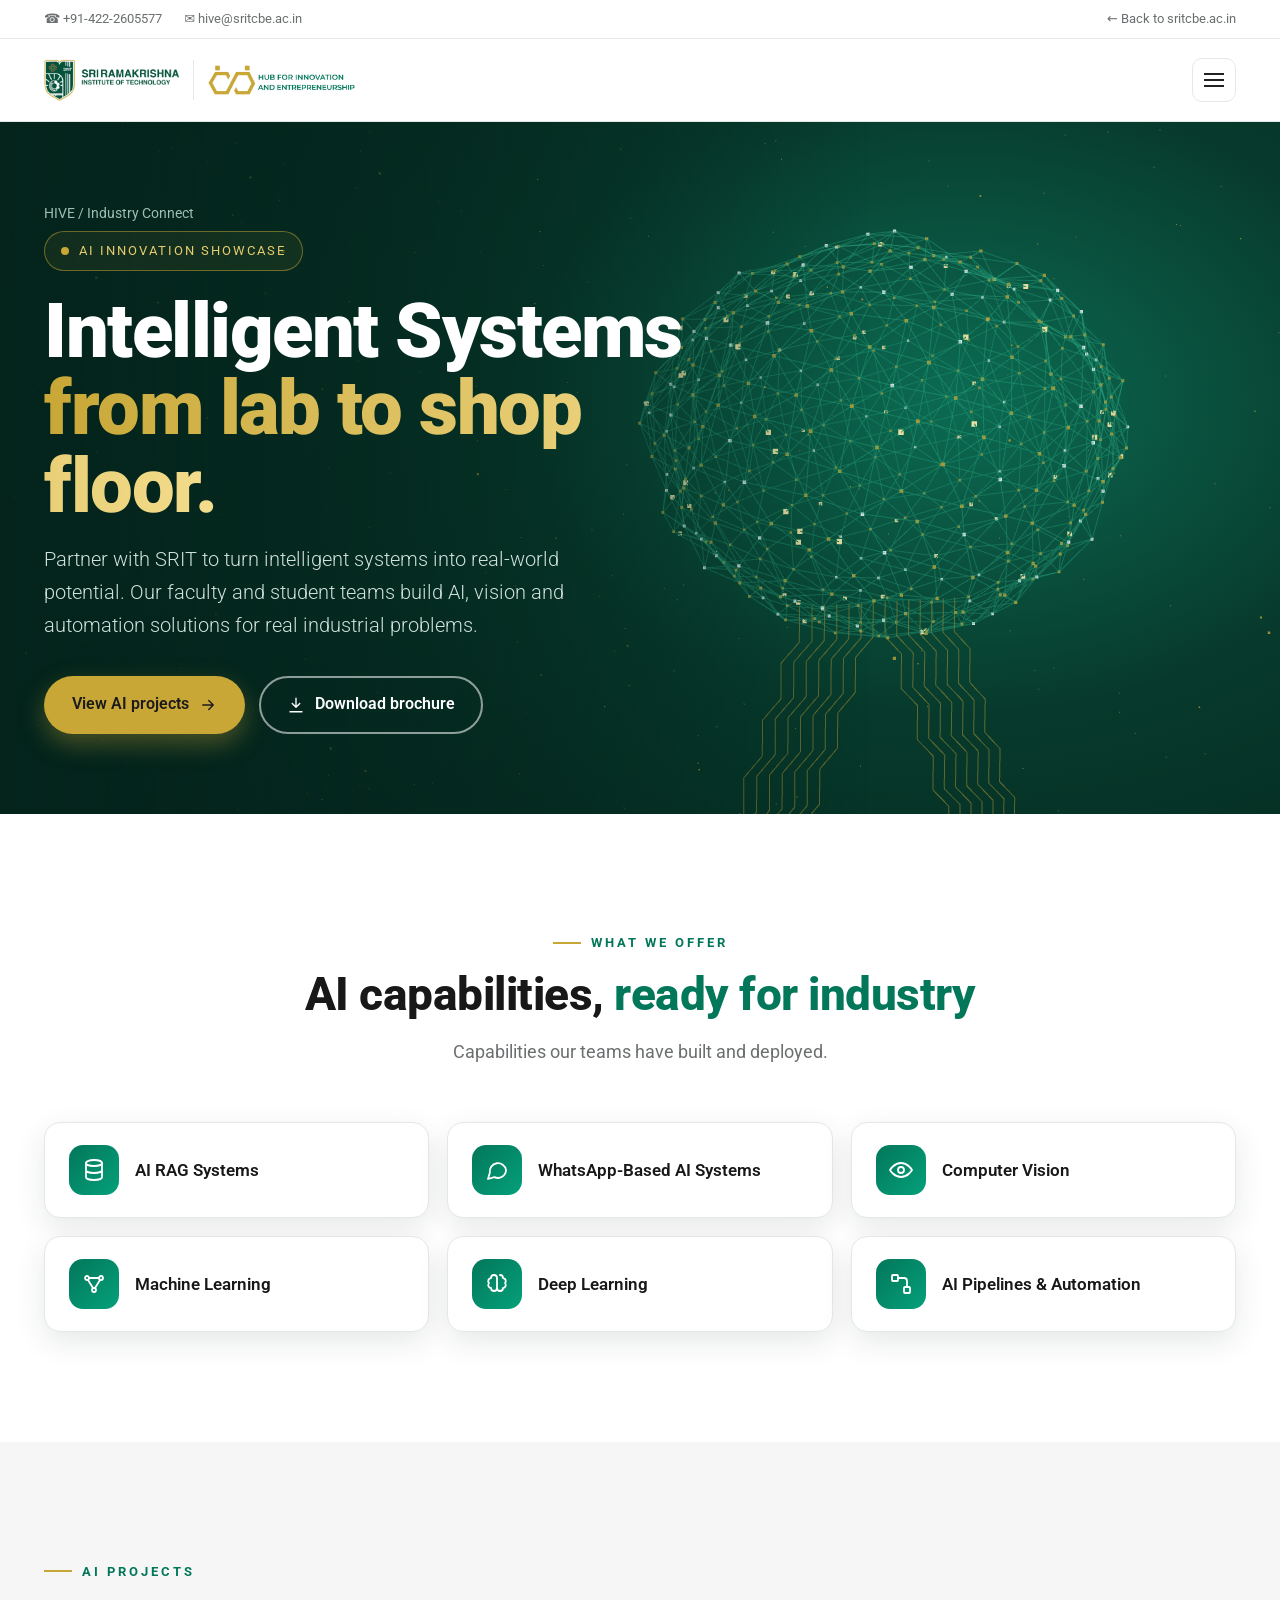
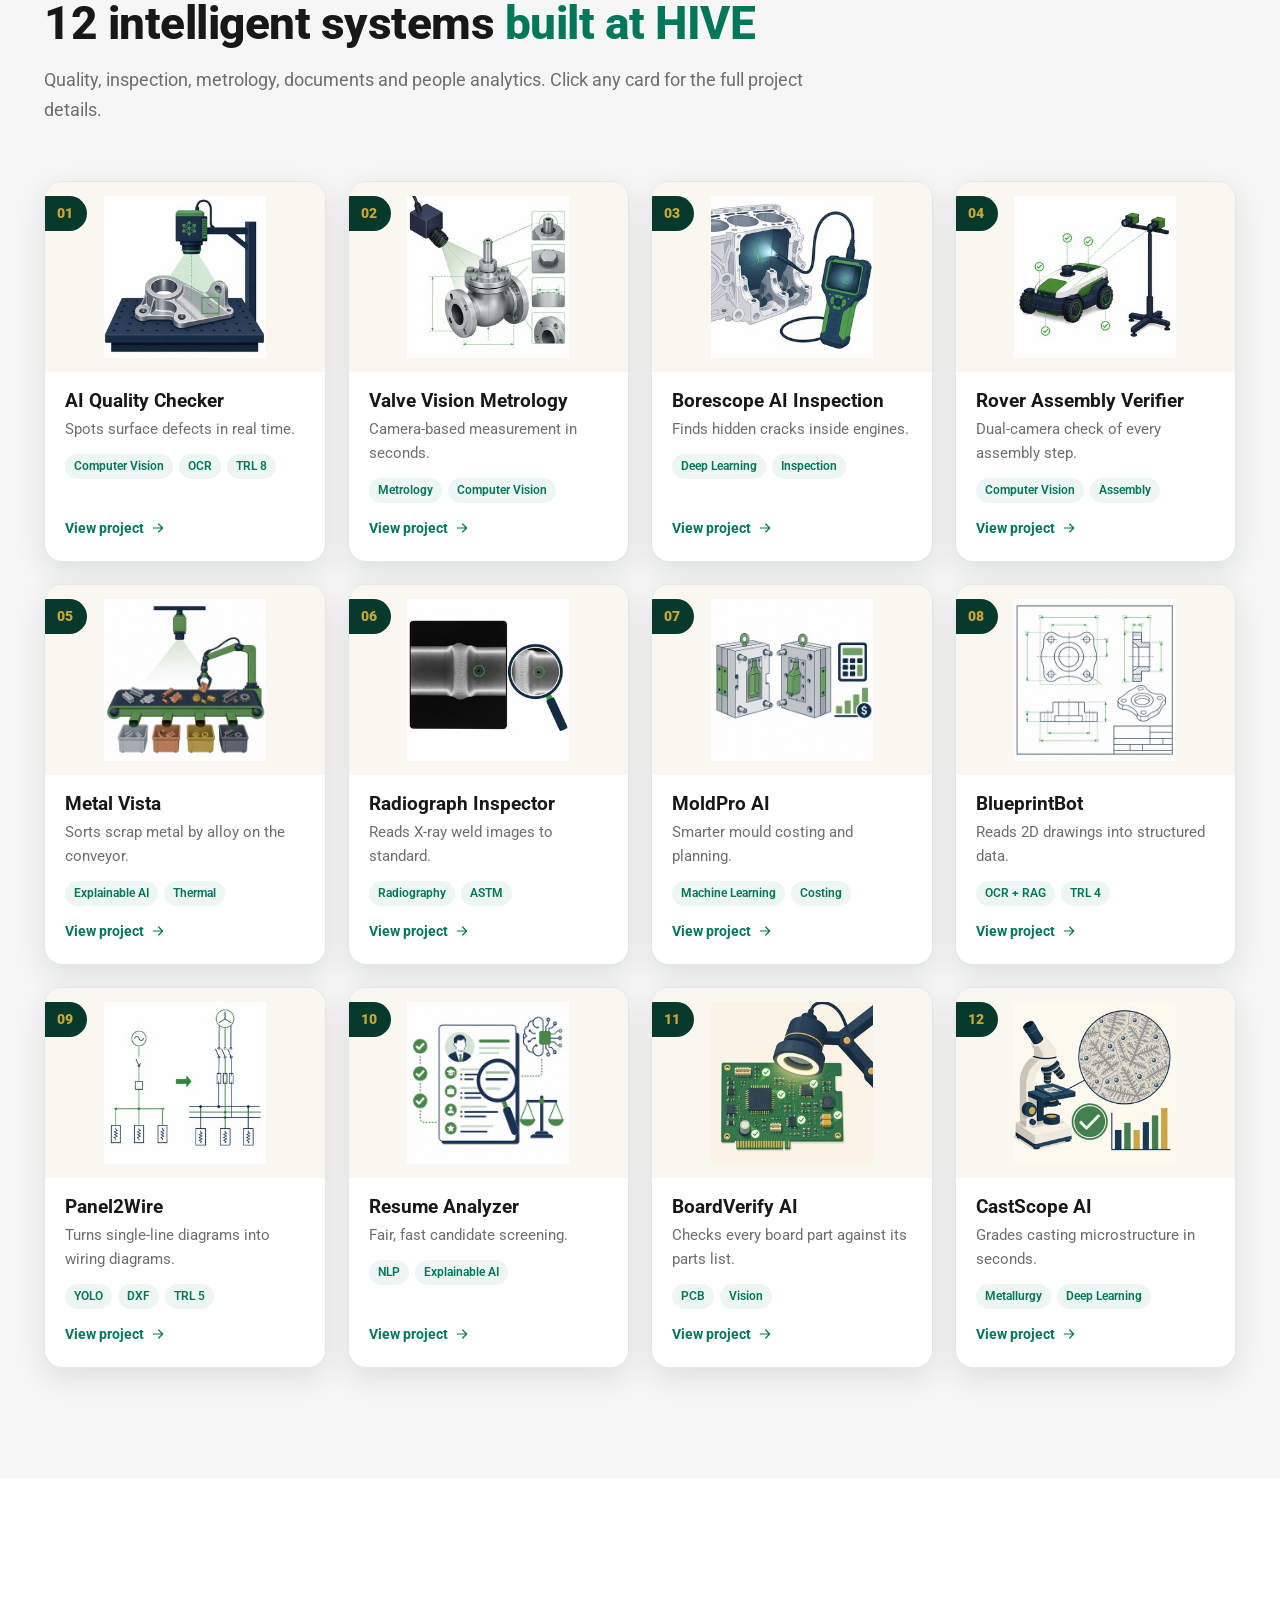
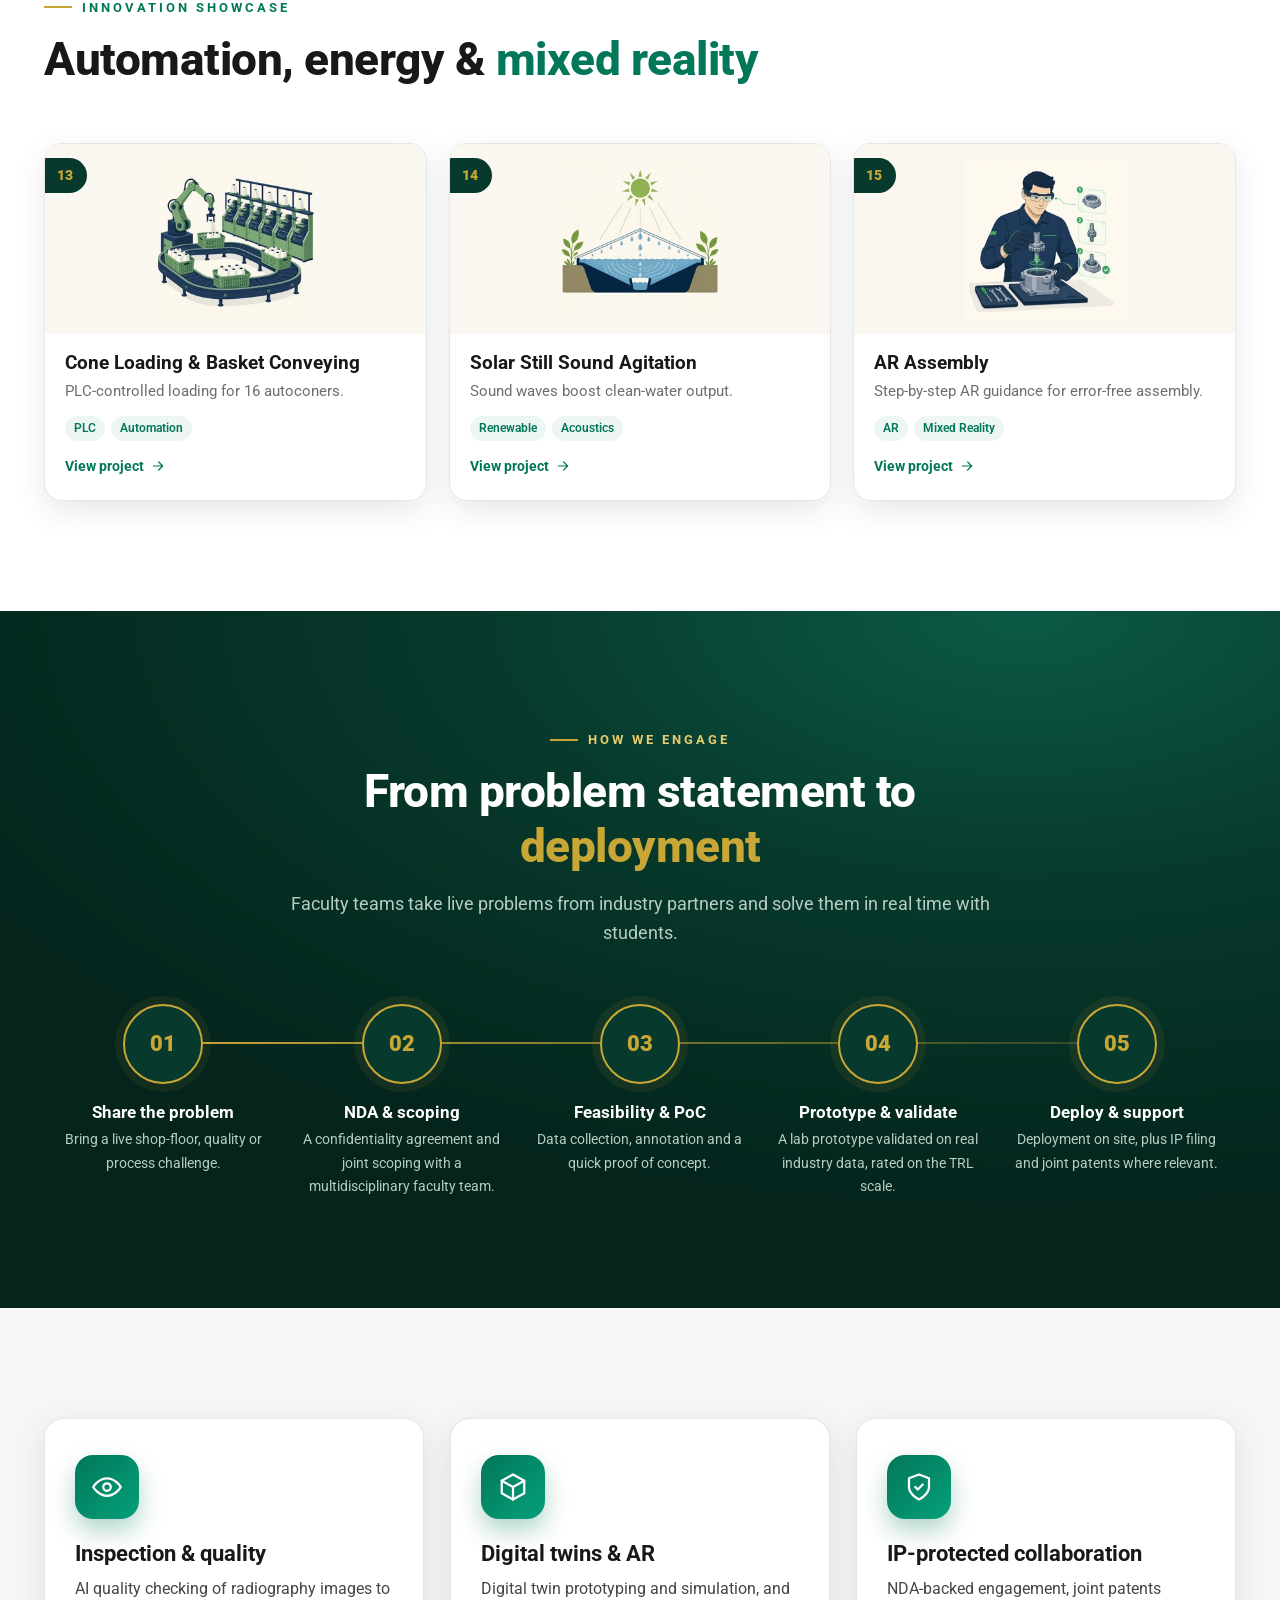
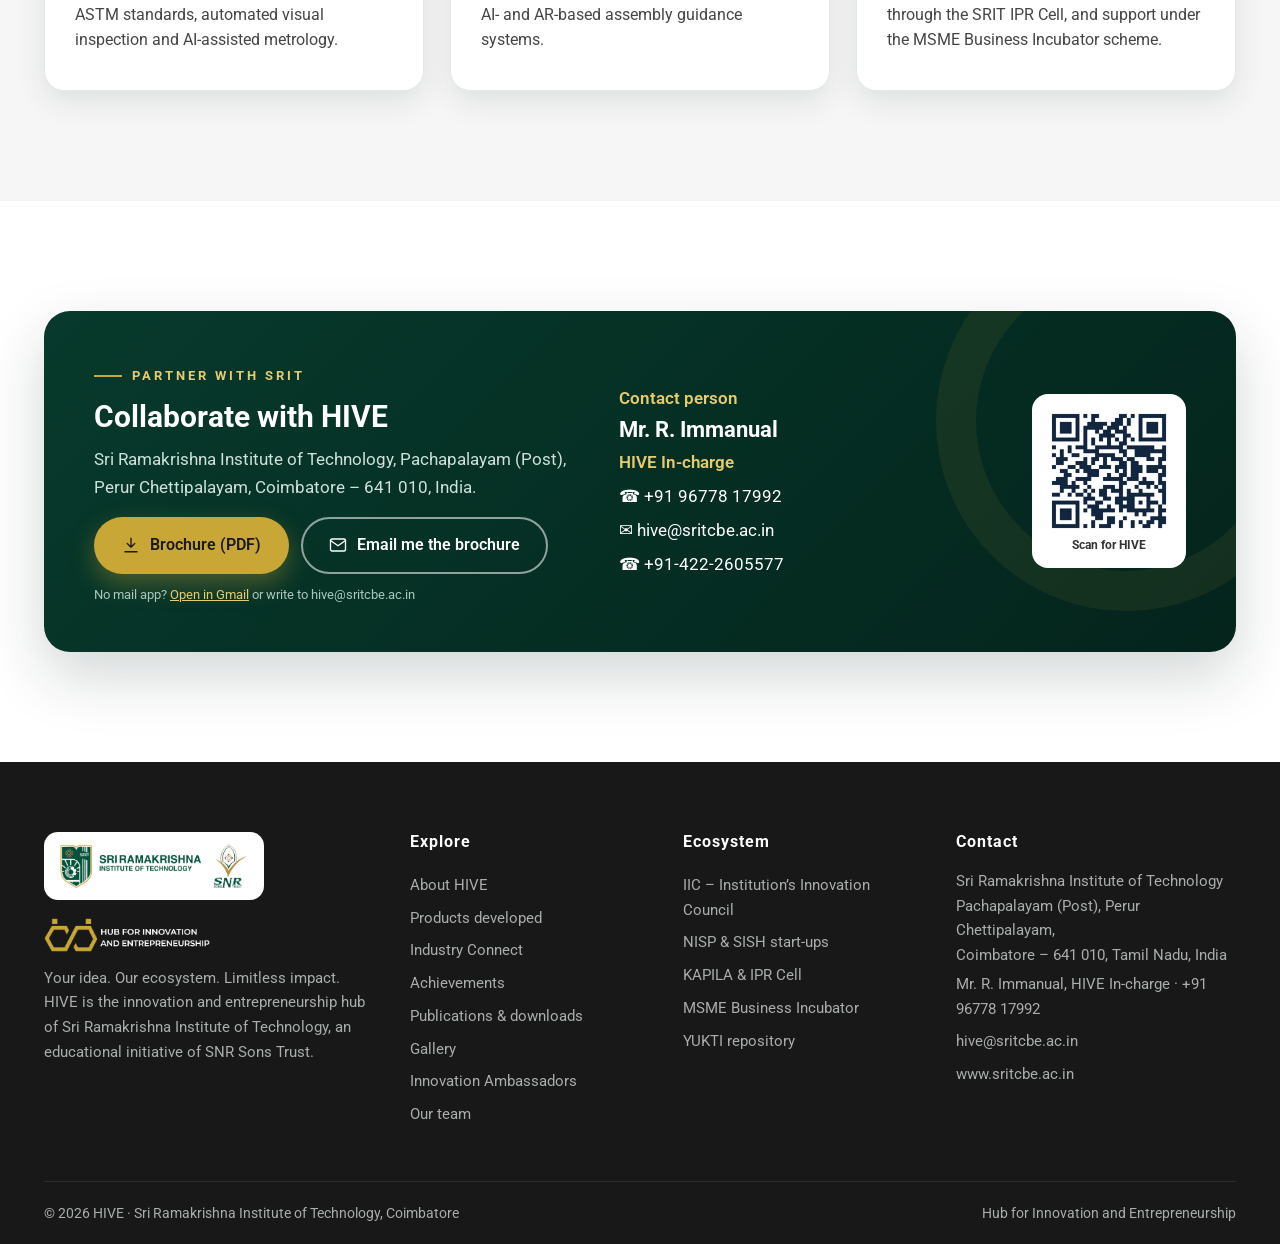
<file: industry-connect.html>
<!DOCTYPE html><html lang="en"><head><meta charset="utf-8"><meta name="viewport" content="width=device-width,initial-scale=1">
<title>Industry Connect – Intelligent Systems | HIVE SRIT</title><meta name="description" content="Partner with SRIT HIVE: AI projects in computer vision, RAG, machine learning and automation, from the lab to the shop floor.">
<link rel="icon" type="image/png" href="assets/img/logos/hive-icon.png">
<meta property="og:title" content="Industry Connect – Intelligent Systems | HIVE SRIT"><meta property="og:description" content="Partner with SRIT HIVE: AI projects in computer vision, RAG, machine learning and automation, from the lab to the shop floor."><meta property="og:image" content="assets/img/gallery/hive-lab.jpg">
<link rel="preconnect" href="https://fonts.googleapis.com"><link rel="preconnect" href="https://fonts.gstatic.com" crossorigin>
<link href="https://fonts.googleapis.com/css2?family=Roboto:wght@300;400;500;600;700;800;900&display=swap" rel="stylesheet">
<link rel="stylesheet" href="assets/css/hive.css"></head><body><div class="progress"></div><div class="topbar"><div class="wrap"><div class="l"><a href="tel:+914222605577"><span>☎ +91-422-2605577</span></a><span><a href="mailto:hive@sritcbe.ac.in">✉ hive@sritcbe.ac.in</a></span></div><div><a href="https://www.sritcbe.ac.in/" target="_blank" rel="noopener">← Back to sritcbe.ac.in</a></div></div></div>
<header class="hdr"><div class="wrap"><a class="brand" href="index.html"><img class="srit" src="assets/img/logos/srit-logo.png" alt="Sri Ramakrishna Institute of Technology"><span class="sep"></span><img class="hive" src="assets/img/logos/hive-logo.png" alt="HIVE – Hub for Innovation and Entrepreneurship"></a>
<nav class="nav"><a href="index.html" class="">Home</a><a href="index.html#about" class="">About</a><a href="index.html#products" class="">Products</a><a href="industry-connect.html" class="on">Industry Connect</a><a href="index.html#achievements" class="">Achievements</a><a href="publications.html" class="">Publications</a><a href="index.html#gallery" class="">Gallery</a><a href="innovation-ambassadors.html" class="">Ambassadors</a><a class="cta" href="index.html#contact">Contact</a></nav><button class="burger" aria-label="Menu"><span></span></button></div></header>
<section class="hero sub"><canvas class="three" data-mode="neural"></canvas><div class="veil"></div><div class="wrap"><div class="hero-in">
<div class="crumb rv"><a href="index.html">HIVE</a> / Industry Connect</div><span class="tag rv"><i></i>AI Innovation Showcase</span>
<h1 class="rv d1">Intelligent Systems<br><span class="gold">from lab to shop floor.</span></h1>
<p class="lead rv d2">Partner with SRIT to turn intelligent systems into real-world potential. Our faculty and student teams build AI, vision and automation solutions for real industrial problems.</p>
<div class="ctas rv d3"><a class="btn btn-gold" href="#projects">View AI projects <svg viewBox="0 0 24 24" fill="none" stroke="currentColor" stroke-width="1.8" stroke-linecap="round" stroke-linejoin="round" ><path d="M5 12h14M13 6l6 6-6 6"/></svg></a><a class="btn btn-o" href="downloads/SRIT_Intelligent_Systems_Brochure.pdf" target="_blank" rel="noopener"><svg viewBox="0 0 24 24" fill="none" stroke="currentColor" stroke-width="1.8" stroke-linecap="round" stroke-linejoin="round" ><path d="M12 3v12M7 10l5 5 5-5M4 21h16"/></svg> Download brochure</a></div></div></div></section>

<section class="sec"><div class="wrap"><div class="sec-head center rv"><span class="eyebrow">What we offer</span><h2>AI capabilities, <em>ready for industry</em></h2><p>Capabilities our teams have built and deployed.</p></div>
<div class="offer"><div class="rv d1"><i><svg viewBox="0 0 24 24" fill="none" stroke="currentColor" stroke-width="1.8" stroke-linecap="round" stroke-linejoin="round" ><ellipse cx="12" cy="5" rx="8" ry="3"/><path d="M4 5v14c0 1.7 3.6 3 8 3s8-1.3 8-3V5M4 12c0 1.7 3.6 3 8 3s8-1.3 8-3"/></svg></i>AI RAG Systems</div><div class="rv d2"><i><svg viewBox="0 0 24 24" fill="none" stroke="currentColor" stroke-width="1.8" stroke-linecap="round" stroke-linejoin="round" ><path d="M21 12a8 8 0 0 1-11.6 7.1L3 21l1.9-6.4A8 8 0 1 1 21 12z"/></svg></i>WhatsApp-Based AI Systems</div><div class="rv d3"><i><svg viewBox="0 0 24 24" fill="none" stroke="currentColor" stroke-width="1.8" stroke-linecap="round" stroke-linejoin="round" ><path d="M1 12s4-7 11-7 11 7 11 7-4 7-11 7S1 12 1 12z"/><circle cx="12" cy="12" r="3"/></svg></i>Computer Vision</div><div class="rv d1"><i><svg viewBox="0 0 24 24" fill="none" stroke="currentColor" stroke-width="1.8" stroke-linecap="round" stroke-linejoin="round" ><circle cx="5" cy="6" r="2"/><circle cx="19" cy="6" r="2"/><circle cx="12" cy="18" r="2"/><path d="M7 6h10M6 8l5 8M18 8l-5 8"/></svg></i>Machine Learning</div><div class="rv d2"><i><svg viewBox="0 0 24 24" fill="none" stroke="currentColor" stroke-width="1.8" stroke-linecap="round" stroke-linejoin="round" ><path d="M9 3a3 3 0 0 0-3 3 3 3 0 0 0-2 5 3 3 0 0 0 2 5 3 3 0 0 0 3 3h0a3 3 0 0 0 3-3V6a3 3 0 0 0-3-3zM15 3a3 3 0 0 1 3 3 3 3 0 0 1 2 5 3 3 0 0 1-2 5 3 3 0 0 1-3 3 3 3 0 0 1-3-3"/></svg></i>Deep Learning</div><div class="rv d3"><i><svg viewBox="0 0 24 24" fill="none" stroke="currentColor" stroke-width="1.8" stroke-linecap="round" stroke-linejoin="round" ><rect x="3" y="3" width="6" height="6" rx="1"/><rect x="15" y="15" width="6" height="6" rx="1"/><path d="M9 6h6a3 3 0 0 1 3 3v6"/></svg></i>AI Pipelines &amp; Automation</div></div></div></section>

<section class="sec alt" id="projects"><div class="wrap"><div class="sec-head rv"><span class="eyebrow">AI projects</span><h2>12 intelligent systems <em>built at HIVE</em></h2><p>Quality, inspection, metrology, documents and people analytics. Click any card for the full project details.</p></div>
<div class="proj"><div class="pj rv d2" data-k="ai-quality" tabindex="0" role="button" aria-label="AI Quality Checker – view project details"><div class="in"><div class="im"><span class="n">01</span><img src="assets/img/projects/ai-quality.jpg" alt="AI Quality Checker" loading="lazy"></div><div class="bd"><h3>AI Quality Checker</h3><p>Spots surface defects in real time.</p><div class="tagz"><span>Computer Vision</span><span>OCR</span><span>TRL 8</span></div><span class="more">View project <svg viewBox="0 0 24 24" fill="none" stroke="currentColor" stroke-width="1.8" stroke-linecap="round" stroke-linejoin="round" ><path d="M5 12h14M13 6l6 6-6 6"/></svg></span></div></div></div><div class="pj rv d3" data-k="valve-vision" tabindex="0" role="button" aria-label="Valve Vision Metrology – view project details"><div class="in"><div class="im"><span class="n">02</span><img src="assets/img/projects/valve-vision.jpg" alt="Valve Vision Metrology" loading="lazy"></div><div class="bd"><h3>Valve Vision Metrology</h3><p>Camera-based measurement in seconds.</p><div class="tagz"><span>Metrology</span><span>Computer Vision</span></div><span class="more">View project <svg viewBox="0 0 24 24" fill="none" stroke="currentColor" stroke-width="1.8" stroke-linecap="round" stroke-linejoin="round" ><path d="M5 12h14M13 6l6 6-6 6"/></svg></span></div></div></div><div class="pj rv d4" data-k="borescope" tabindex="0" role="button" aria-label="Borescope AI Inspection – view project details"><div class="in"><div class="im"><span class="n">03</span><img src="assets/img/projects/borescope.jpg" alt="Borescope AI Inspection" loading="lazy"></div><div class="bd"><h3>Borescope AI Inspection</h3><p>Finds hidden cracks inside engines.</p><div class="tagz"><span>Deep Learning</span><span>Inspection</span></div><span class="more">View project <svg viewBox="0 0 24 24" fill="none" stroke="currentColor" stroke-width="1.8" stroke-linecap="round" stroke-linejoin="round" ><path d="M5 12h14M13 6l6 6-6 6"/></svg></span></div></div></div><div class="pj rv d1" data-k="rover-verifier" tabindex="0" role="button" aria-label="Rover Assembly Verifier – view project details"><div class="in"><div class="im"><span class="n">04</span><img src="assets/img/projects/rover-verifier.jpg" alt="Rover Assembly Verifier" loading="lazy"></div><div class="bd"><h3>Rover Assembly Verifier</h3><p>Dual-camera check of every assembly step.</p><div class="tagz"><span>Computer Vision</span><span>Assembly</span></div><span class="more">View project <svg viewBox="0 0 24 24" fill="none" stroke="currentColor" stroke-width="1.8" stroke-linecap="round" stroke-linejoin="round" ><path d="M5 12h14M13 6l6 6-6 6"/></svg></span></div></div></div><div class="pj rv d2" data-k="metal-vista" tabindex="0" role="button" aria-label="Metal Vista – view project details"><div class="in"><div class="im"><span class="n">05</span><img src="assets/img/projects/metal-vista.jpg" alt="Metal Vista" loading="lazy"></div><div class="bd"><h3>Metal Vista</h3><p>Sorts scrap metal by alloy on the conveyor.</p><div class="tagz"><span>Explainable AI</span><span>Thermal</span></div><span class="more">View project <svg viewBox="0 0 24 24" fill="none" stroke="currentColor" stroke-width="1.8" stroke-linecap="round" stroke-linejoin="round" ><path d="M5 12h14M13 6l6 6-6 6"/></svg></span></div></div></div><div class="pj rv d3" data-k="radiograph" tabindex="0" role="button" aria-label="Radiograph Inspector – view project details"><div class="in"><div class="im"><span class="n">06</span><img src="assets/img/projects/radiograph.jpg" alt="Radiograph Inspector" loading="lazy"></div><div class="bd"><h3>Radiograph Inspector</h3><p>Reads X-ray weld images to standard.</p><div class="tagz"><span>Radiography</span><span>ASTM</span></div><span class="more">View project <svg viewBox="0 0 24 24" fill="none" stroke="currentColor" stroke-width="1.8" stroke-linecap="round" stroke-linejoin="round" ><path d="M5 12h14M13 6l6 6-6 6"/></svg></span></div></div></div><div class="pj rv d4" data-k="moldpro" tabindex="0" role="button" aria-label="MoldPro AI – view project details"><div class="in"><div class="im"><span class="n">07</span><img src="assets/img/projects/moldpro.jpg" alt="MoldPro AI" loading="lazy"></div><div class="bd"><h3>MoldPro AI</h3><p>Smarter mould costing and planning.</p><div class="tagz"><span>Machine Learning</span><span>Costing</span></div><span class="more">View project <svg viewBox="0 0 24 24" fill="none" stroke="currentColor" stroke-width="1.8" stroke-linecap="round" stroke-linejoin="round" ><path d="M5 12h14M13 6l6 6-6 6"/></svg></span></div></div></div><div class="pj rv d1" data-k="blueprintbot" tabindex="0" role="button" aria-label="BlueprintBot – view project details"><div class="in"><div class="im"><span class="n">08</span><img src="assets/img/projects/blueprintbot.jpg" alt="BlueprintBot" loading="lazy"></div><div class="bd"><h3>BlueprintBot</h3><p>Reads 2D drawings into structured data.</p><div class="tagz"><span>OCR + RAG</span><span>TRL 4</span></div><span class="more">View project <svg viewBox="0 0 24 24" fill="none" stroke="currentColor" stroke-width="1.8" stroke-linecap="round" stroke-linejoin="round" ><path d="M5 12h14M13 6l6 6-6 6"/></svg></span></div></div></div><div class="pj rv d2" data-k="panel2wire" tabindex="0" role="button" aria-label="Panel2Wire – view project details"><div class="in"><div class="im"><span class="n">09</span><img src="assets/img/projects/panel2wire.jpg" alt="Panel2Wire" loading="lazy"></div><div class="bd"><h3>Panel2Wire</h3><p>Turns single-line diagrams into wiring diagrams.</p><div class="tagz"><span>YOLO</span><span>DXF</span><span>TRL 5</span></div><span class="more">View project <svg viewBox="0 0 24 24" fill="none" stroke="currentColor" stroke-width="1.8" stroke-linecap="round" stroke-linejoin="round" ><path d="M5 12h14M13 6l6 6-6 6"/></svg></span></div></div></div><div class="pj rv d3" data-k="resume-analyzer" tabindex="0" role="button" aria-label="Resume Analyzer – view project details"><div class="in"><div class="im"><span class="n">10</span><img src="assets/img/projects/resume-analyzer.jpg" alt="Resume Analyzer" loading="lazy"></div><div class="bd"><h3>Resume Analyzer</h3><p>Fair, fast candidate screening.</p><div class="tagz"><span>NLP</span><span>Explainable AI</span></div><span class="more">View project <svg viewBox="0 0 24 24" fill="none" stroke="currentColor" stroke-width="1.8" stroke-linecap="round" stroke-linejoin="round" ><path d="M5 12h14M13 6l6 6-6 6"/></svg></span></div></div></div><div class="pj rv d4" data-k="boardverify" tabindex="0" role="button" aria-label="BoardVerify AI – view project details"><div class="in"><div class="im"><span class="n">11</span><img src="assets/img/projects/boardverify.jpg" alt="BoardVerify AI" loading="lazy"></div><div class="bd"><h3>BoardVerify AI</h3><p>Checks every board part against its parts list.</p><div class="tagz"><span>PCB</span><span>Vision</span></div><span class="more">View project <svg viewBox="0 0 24 24" fill="none" stroke="currentColor" stroke-width="1.8" stroke-linecap="round" stroke-linejoin="round" ><path d="M5 12h14M13 6l6 6-6 6"/></svg></span></div></div></div><div class="pj rv d1" data-k="castscope" tabindex="0" role="button" aria-label="CastScope AI – view project details"><div class="in"><div class="im"><span class="n">12</span><img src="assets/img/projects/castscope.jpg" alt="CastScope AI" loading="lazy"></div><div class="bd"><h3>CastScope AI</h3><p>Grades casting microstructure in seconds.</p><div class="tagz"><span>Metallurgy</span><span>Deep Learning</span></div><span class="more">View project <svg viewBox="0 0 24 24" fill="none" stroke="currentColor" stroke-width="1.8" stroke-linecap="round" stroke-linejoin="round" ><path d="M5 12h14M13 6l6 6-6 6"/></svg></span></div></div></div></div></div></section>

<section class="sec"><div class="wrap"><div class="sec-head rv"><span class="eyebrow">Innovation showcase</span><h2>Automation, energy &amp; <em>mixed reality</em></h2></div>
<div class="proj three"><div class="pj rv d2" data-k="cone-loading" tabindex="0" role="button" aria-label="Cone Loading &amp; Basket Conveying – view project details"><div class="in"><div class="im"><span class="n">13</span><img src="assets/img/projects/cone-loading.jpg" alt="Cone Loading &amp; Basket Conveying" loading="lazy"></div><div class="bd"><h3>Cone Loading &amp; Basket Conveying</h3><p>PLC-controlled loading for 16 autoconers.</p><div class="tagz"><span>PLC</span><span>Automation</span></div><span class="more">View project <svg viewBox="0 0 24 24" fill="none" stroke="currentColor" stroke-width="1.8" stroke-linecap="round" stroke-linejoin="round" ><path d="M5 12h14M13 6l6 6-6 6"/></svg></span></div></div></div><div class="pj rv d3" data-k="solar-still" tabindex="0" role="button" aria-label="Solar Still Sound Agitation – view project details"><div class="in"><div class="im"><span class="n">14</span><img src="assets/img/projects/solar-still.jpg" alt="Solar Still Sound Agitation" loading="lazy"></div><div class="bd"><h3>Solar Still Sound Agitation</h3><p>Sound waves boost clean-water output.</p><div class="tagz"><span>Renewable</span><span>Acoustics</span></div><span class="more">View project <svg viewBox="0 0 24 24" fill="none" stroke="currentColor" stroke-width="1.8" stroke-linecap="round" stroke-linejoin="round" ><path d="M5 12h14M13 6l6 6-6 6"/></svg></span></div></div></div><div class="pj rv d4" data-k="ar-assembly" tabindex="0" role="button" aria-label="AR Assembly – view project details"><div class="in"><div class="im"><span class="n">15</span><img src="assets/img/projects/ar-assembly.jpg" alt="AR Assembly" loading="lazy"></div><div class="bd"><h3>AR Assembly</h3><p>Step-by-step AR guidance for error-free assembly.</p><div class="tagz"><span>AR</span><span>Mixed Reality</span></div><span class="more">View project <svg viewBox="0 0 24 24" fill="none" stroke="currentColor" stroke-width="1.8" stroke-linecap="round" stroke-linejoin="round" ><path d="M5 12h14M13 6l6 6-6 6"/></svg></span></div></div></div></div></div></section>

<section class="sec dark"><div class="wrap"><div class="sec-head center rv"><span class="eyebrow" style="color:var(--gold-l)">How we engage</span><h2>From problem statement to <em>deployment</em></h2><p>Faculty teams take live problems from industry partners and solve them in real time with students.</p></div>
<div class="steps rv"><div><h4>Share the problem</h4><p>Bring a live shop-floor, quality or process challenge.</p></div><div><h4>NDA &amp; scoping</h4><p>A confidentiality agreement and joint scoping with a multidisciplinary faculty team.</p></div><div><h4>Feasibility &amp; PoC</h4><p>Data collection, annotation and a quick proof of concept.</p></div><div><h4>Prototype &amp; validate</h4><p>A lab prototype validated on real industry data, rated on the TRL scale.</p></div><div><h4>Deploy &amp; support</h4><p>Deployment on site, plus IP filing and joint patents where relevant.</p></div></div></div></section>

<section class="sec alt"><div class="wrap"><div class="cards3">
<div class="tilt rv d1"><div class="in"><div class="ico"><svg viewBox="0 0 24 24" fill="none" stroke="currentColor" stroke-width="1.8" stroke-linecap="round" stroke-linejoin="round" ><path d="M1 12s4-7 11-7 11 7 11 7-4 7-11 7S1 12 1 12z"/><circle cx="12" cy="12" r="3"/></svg></div><h3>Inspection &amp; quality</h3><p>AI quality checking of radiography images to ASTM standards, automated visual inspection and AI-assisted metrology.</p></div></div>
<div class="tilt rv d2"><div class="in"><div class="ico"><svg viewBox="0 0 24 24" fill="none" stroke="currentColor" stroke-width="1.8" stroke-linecap="round" stroke-linejoin="round" ><path d="M12 2l9 5v10l-9 5-9-5V7z"/><path d="M12 22V12M21 7l-9 5-9-5"/></svg></div><h3>Digital twins &amp; AR</h3><p>Digital twin prototyping and simulation, and AI- and AR-based assembly guidance systems.</p></div></div>
<div class="tilt rv d3"><div class="in"><div class="ico"><svg viewBox="0 0 24 24" fill="none" stroke="currentColor" stroke-width="1.8" stroke-linecap="round" stroke-linejoin="round" ><path d="M12 22s8-4 8-10V5l-8-3-8 3v7c0 6 8 10 8 10z"/><path d="m9 12 2 2 4-4"/></svg></div><h3>IP-protected collaboration</h3><p>NDA-backed engagement, joint patents through the SRIT IPR Cell, and support under the MSME Business Incubator scheme.</p></div></div></div></div></section>

<section class="sec"><div class="wrap"><div class="contact-card rv z">
<div style="position:relative;z-index:1"><span class="eyebrow" style="color:var(--gold-l)">Partner with SRIT</span><h3 style="margin:12px 0 10px">Collaborate with HIVE</h3><p>Sri Ramakrishna Institute of Technology, Pachapalayam (Post), Perur Chettipalayam, Coimbatore – 641 010, India.</p><p style="margin-top:16px;display:flex;gap:12px;flex-wrap:wrap"><a class="btn btn-gold" href="downloads/SRIT_Intelligent_Systems_Brochure.pdf" target="_blank" rel="noopener"><svg viewBox="0 0 24 24" fill="none" stroke="currentColor" stroke-width="1.8" stroke-linecap="round" stroke-linejoin="round" ><path d="M12 3v12M7 10l5 5 5-5M4 21h16"/></svg> Brochure (PDF)</a><a class="btn btn-o" href="mailto:hive@sritcbe.ac.in?subject=Request%3A%20SRIT%20Intelligent%20Systems%20brochure&body=Dear%20HIVE%20team%2C%0A%0APlease%20send%20me%20the%20SRIT%20Intelligent%20Systems%20%E2%80%93%20AI%20Innovation%20Showcase%20brochure.%0A%0AName%3A%0AOrganisation%3A%0APhone%3A%0AArea%20of%20interest%3A%0A%0ARegards%2C"><svg viewBox="0 0 24 24" fill="none" stroke="currentColor" stroke-width="1.8" stroke-linecap="round" stroke-linejoin="round" ><rect x="2" y="4" width="20" height="16" rx="2"/><path d="m22 6-10 7L2 6"/></svg> Email me the brochure</a></p><p class="mailalt">No mail app? <a href="https://mail.google.com/mail/?view=cm&fs=1&to=hive@sritcbe.ac.in&su=Request%3A%20SRIT%20Intelligent%20Systems%20brochure" target="_blank" rel="noopener">Open in Gmail</a> or write to hive@sritcbe.ac.in</p></div>
<div class="who" style="position:relative;z-index:1"><span>Contact person</span><b>Mr. R. Immanual</b><span>HIVE In-charge</span><a href="tel:+919677817992">☎ +91 96778 17992</a><a href="mailto:hive@sritcbe.ac.in">✉ hive@sritcbe.ac.in</a><a href="tel:+914222605577">☎ +91-422-2605577</a></div>
<div class="qr"><img src="assets/img/logos/hive-qr.png" alt="QR code for HIVE">Scan for HIVE</div></div></div></section>
<div class="pm" aria-hidden="true"><div class="pm-bg"></div><div class="pm-box" role="dialog" aria-modal="true" aria-labelledby="pm-t">
<button class="pm-x" aria-label="Close"><svg viewBox="0 0 24 24" fill="none" stroke="currentColor" stroke-width="1.8" stroke-linecap="round" stroke-linejoin="round" ><path d="M6 6l12 12M18 6 6 18"/></svg></button>
<div class="pm-vis"><div class="pm-img"><img alt=""><i class="scan"></i><span class="pm-n"></span></div><div class="pm-flow"></div><div class="pm-trl"></div></div>
<div class="pm-body"><span class="eyebrow pm-sub"></span><h2 id="pm-t"></h2><div class="tagz pm-tags"></div><p class="pm-ov"></p>
<div class="pm-2"><div><h4>The challenge</h4><p class="pm-pr"></p></div><div><h4>Our solution</h4><p class="pm-so"></p></div></div>
<h4>Key features</h4><ul class="pm-feat"></ul><h4>Where it fits</h4><div class="pm-apps"></div>
<div class="pm-cta"><a class="btn btn-g pm-mail" href="#"><svg viewBox="0 0 24 24" fill="none" stroke="currentColor" stroke-width="1.8" stroke-linecap="round" stroke-linejoin="round" ><rect x="2" y="4" width="20" height="16" rx="2"/><path d="m22 6-10 7L2 6"/></svg> Discuss this project</a><a class="btn btn-line" href="downloads/SRIT_Intelligent_Systems_Brochure.pdf" target="_blank" rel="noopener"><svg viewBox="0 0 24 24" fill="none" stroke="currentColor" stroke-width="1.8" stroke-linecap="round" stroke-linejoin="round" ><path d="M12 3v12M7 10l5 5 5-5M4 21h16"/></svg> Brochure</a></div>
<div class="pm-nav"><button class="pm-prev"><svg viewBox="0 0 24 24" fill="none" stroke="currentColor" stroke-width="1.8" stroke-linecap="round" stroke-linejoin="round" ><path d="m15 18-6-6 6-6"/></svg> Previous</button><button class="pm-next">Next <svg viewBox="0 0 24 24" fill="none" stroke="currentColor" stroke-width="1.8" stroke-linecap="round" stroke-linejoin="round" ><path d="M5 12h14M13 6l6 6-6 6"/></svg></button></div></div></div></div>
<script type="application/json" id="pj-data">{"ai-quality": {"t": "AI Quality Checker", "d": "Spots surface defects in real time.", "tags": ["Computer Vision", "OCR", "TRL 8"], "sub": "Real-time surface defect detection", "ov": "An AI vision station that inspects every part on the line and flags scratches, dents, pits, burrs and marking errors the moment they appear, so defects are caught before they leave the cell.", "pr": "Manual visual inspection is slow, tiring and inconsistent across shifts. Small surface defects slip through, and there is no digital record of what was rejected and why.", "so": "Industrial cameras with controlled lighting capture each part. A trained deep-learning model localises and classifies defects, while OCR verifies part numbers and markings. Every decision is logged with an image.", "feat": ["Live defect detection and classification on the conveyor", "OCR check of part numbers, batch codes and markings", "Accept / reject signal to a PLC or diverter", "Dashboard with defect trends and shift reports", "Image archive for traceability and audits"], "apps": ["Machined and cast components", "Stamped and painted parts", "Packaging and label verification"], "flow": [["<svg viewBox=\"0 0 24 24\" fill=\"none\" stroke=\"currentColor\" stroke-width=\"1.8\" stroke-linecap=\"round\" stroke-linejoin=\"round\" ><path d=\"M3 8h4l2-3h6l2 3h4v11H3z\"/><circle cx=\"12\" cy=\"13\" r=\"4\"/><\/svg>", "Image capture"], ["<svg viewBox=\"0 0 24 24\" fill=\"none\" stroke=\"currentColor\" stroke-width=\"1.8\" stroke-linecap=\"round\" stroke-linejoin=\"round\" ><path d=\"M9 3a3 3 0 0 0-3 3 3 3 0 0 0-2 5 3 3 0 0 0 2 5 3 3 0 0 0 3 3h0a3 3 0 0 0 3-3V6a3 3 0 0 0-3-3zM15 3a3 3 0 0 1 3 3 3 3 0 0 1 2 5 3 3 0 0 1-2 5 3 3 0 0 1-3 3 3 3 0 0 1-3-3\"/><\/svg>", "Defect AI + OCR"], ["<svg viewBox=\"0 0 24 24\" fill=\"none\" stroke=\"currentColor\" stroke-width=\"1.8\" stroke-linecap=\"round\" stroke-linejoin=\"round\" ><circle cx=\"12\" cy=\"12\" r=\"9\"/><path d=\"m8 12 3 3 5-6\"/><\/svg>", "Accept / reject"], ["<svg viewBox=\"0 0 24 24\" fill=\"none\" stroke=\"currentColor\" stroke-width=\"1.8\" stroke-linecap=\"round\" stroke-linejoin=\"round\" ><path d=\"M4 20V10M10 20V4M16 20v-7M22 20H2\"/><\/svg>", "Reports"]], "trl": "TRL 8 – validated in an operational environment"}, "valve-vision": {"t": "Valve Vision Metrology", "d": "Camera-based measurement in seconds.", "tags": ["Metrology", "Computer Vision"], "sub": "Camera-based dimensional measurement", "ov": "A vision metrology system that measures critical dimensions of valve components in seconds, replacing slow manual gauging with repeatable, non-contact measurement.", "pr": "Gauging diameters, lengths and angles by hand takes time, depends on operator skill and creates bottlenecks at final inspection.", "so": "A calibrated camera and backlight capture the part silhouette. Sub-pixel edge detection and geometric fitting compute each dimension and compare it with drawing tolerances automatically.", "feat": ["Non-contact measurement of multiple features in one shot", "Sub-pixel edge detection with calibration", "Automatic pass / fail against tolerance bands", "Measurement history and SPC charts", "Simple operator interface"], "apps": ["Valves, pins and shafts", "Turned and ground components", "Incoming and final inspection"], "flow": [["<svg viewBox=\"0 0 24 24\" fill=\"none\" stroke=\"currentColor\" stroke-width=\"1.8\" stroke-linecap=\"round\" stroke-linejoin=\"round\" ><path d=\"M3 8h4l2-3h6l2 3h4v11H3z\"/><circle cx=\"12\" cy=\"13\" r=\"4\"/><\/svg>", "Calibrated capture"], ["<svg viewBox=\"0 0 24 24\" fill=\"none\" stroke=\"currentColor\" stroke-width=\"1.8\" stroke-linecap=\"round\" stroke-linejoin=\"round\" ><path d=\"M3 17 17 3l4 4L7 21z\"/><path d=\"m7 13 2 2M10 10l2 2M13 7l2 2\"/><\/svg>", "Edge & geometry fit"], ["<svg viewBox=\"0 0 24 24\" fill=\"none\" stroke=\"currentColor\" stroke-width=\"1.8\" stroke-linecap=\"round\" stroke-linejoin=\"round\" ><circle cx=\"12\" cy=\"12\" r=\"9\"/><path d=\"m8 12 3 3 5-6\"/><\/svg>", "Tolerance check"], ["<svg viewBox=\"0 0 24 24\" fill=\"none\" stroke=\"currentColor\" stroke-width=\"1.8\" stroke-linecap=\"round\" stroke-linejoin=\"round\" ><path d=\"M4 20V10M10 20V4M16 20v-7M22 20H2\"/><\/svg>", "SPC log"]], "trl": "Prototype validated on production samples"}, "borescope": {"t": "Borescope AI Inspection", "d": "Finds hidden cracks inside engines.", "tags": ["Deep Learning", "Inspection"], "sub": "AI analysis of borescope inspection video", "ov": "Deep-learning analysis of borescope images and video that highlights cracks, erosion, coating loss and foreign objects inside engines and other enclosed assemblies.", "pr": "Borescope inspection is skilled, slow work. Reviewing hours of footage is tiring and small cracks can be missed.", "so": "Frames from the borescope are processed by a detection and segmentation model trained on defect classes. Suspected defects are marked, measured and collected into an inspection report for the engineer to confirm.", "feat": ["Frame-by-frame defect detection in video", "Crack, erosion and coating-loss classes", "Defect size estimation and highlighting", "Engineer-in-the-loop review screen", "Auto-generated inspection report"], "apps": ["Engine and turbine maintenance", "Pipes, tubes and internal cavities", "Heat-exchanger inspection"], "flow": [["<svg viewBox=\"0 0 24 24\" fill=\"none\" stroke=\"currentColor\" stroke-width=\"1.8\" stroke-linecap=\"round\" stroke-linejoin=\"round\" ><rect x=\"2\" y=\"6\" width=\"14\" height=\"12\" rx=\"2\"/><path d=\"m16 10 6-3v10l-6-3\"/><\/svg>", "Borescope video"], ["<svg viewBox=\"0 0 24 24\" fill=\"none\" stroke=\"currentColor\" stroke-width=\"1.8\" stroke-linecap=\"round\" stroke-linejoin=\"round\" ><path d=\"M9 3a3 3 0 0 0-3 3 3 3 0 0 0-2 5 3 3 0 0 0 2 5 3 3 0 0 0 3 3h0a3 3 0 0 0 3-3V6a3 3 0 0 0-3-3zM15 3a3 3 0 0 1 3 3 3 3 0 0 1 2 5 3 3 0 0 1-2 5 3 3 0 0 1-3 3 3 3 0 0 1-3-3\"/><\/svg>", "Detection model"], ["<svg viewBox=\"0 0 24 24\" fill=\"none\" stroke=\"currentColor\" stroke-width=\"1.8\" stroke-linecap=\"round\" stroke-linejoin=\"round\" ><path d=\"M1 12s4-7 11-7 11 7 11 7-4 7-11 7S1 12 1 12z\"/><circle cx=\"12\" cy=\"12\" r=\"3\"/><\/svg>", "Engineer review"], ["<svg viewBox=\"0 0 24 24\" fill=\"none\" stroke=\"currentColor\" stroke-width=\"1.8\" stroke-linecap=\"round\" stroke-linejoin=\"round\" ><path d=\"M6 2h9l5 5v15H6z\"/><path d=\"M14 2v6h6M9 13h8M9 17h6\"/><\/svg>", "Inspection report"]], "trl": "Lab prototype validated on inspection data"}, "rover-verifier": {"t": "Rover Assembly Verifier", "d": "Dual-camera check of every assembly step.", "tags": ["Computer Vision", "Assembly"], "sub": "Dual-camera assembly-step verification", "ov": "A two-camera system that watches each assembly step and confirms the right part, in the right place, in the right order, before the product moves on.", "pr": "Missed or wrongly fitted parts in multi-step assemblies are found late, at testing or by the customer, causing rework and returns.", "so": "Two synchronised cameras view the workstation from different angles. Object detection checks the presence and position of each part against the step sequence and guides the operator if anything is wrong.", "feat": ["Step-by-step verification against a digital work instruction", "Two viewing angles to avoid hidden parts", "Instant on-screen guidance for the operator", "Photo record of every completed assembly", "Configurable for new product variants"], "apps": ["Vehicle and sub-assembly lines", "Electrical and electronic assembly", "Kitting verification"], "flow": [["<svg viewBox=\"0 0 24 24\" fill=\"none\" stroke=\"currentColor\" stroke-width=\"1.8\" stroke-linecap=\"round\" stroke-linejoin=\"round\" ><path d=\"M3 8h4l2-3h6l2 3h4v11H3z\"/><circle cx=\"12\" cy=\"13\" r=\"4\"/><\/svg>", "Dual cameras"], ["<svg viewBox=\"0 0 24 24\" fill=\"none\" stroke=\"currentColor\" stroke-width=\"1.8\" stroke-linecap=\"round\" stroke-linejoin=\"round\" ><path d=\"M9 3a3 3 0 0 0-3 3 3 3 0 0 0-2 5 3 3 0 0 0 2 5 3 3 0 0 0 3 3h0a3 3 0 0 0 3-3V6a3 3 0 0 0-3-3zM15 3a3 3 0 0 1 3 3 3 3 0 0 1 2 5 3 3 0 0 1-2 5 3 3 0 0 1-3 3 3 3 0 0 1-3-3\"/><\/svg>", "Part detection"], ["<svg viewBox=\"0 0 24 24\" fill=\"none\" stroke=\"currentColor\" stroke-width=\"1.8\" stroke-linecap=\"round\" stroke-linejoin=\"round\" ><path d=\"M9 6h12M9 12h12M9 18h12\"/><path d=\"m3 6 1 1 2-2M3 12l1 1 2-2M3 18l1 1 2-2\"/><\/svg>", "Step sequence check"], ["<svg viewBox=\"0 0 24 24\" fill=\"none\" stroke=\"currentColor\" stroke-width=\"1.8\" stroke-linecap=\"round\" stroke-linejoin=\"round\" ><circle cx=\"12\" cy=\"12\" r=\"9\"/><path d=\"m8 12 3 3 5-6\"/><\/svg>", "Verified assembly"]], "trl": "Prototype demonstrated on an assembly station"}, "metal-vista": {"t": "Metal Vista", "d": "Sorts scrap metal by alloy on the conveyor.", "tags": ["Explainable AI", "Thermal"], "sub": "Explainable AI for scrap-metal alloy sorting", "ov": "An AI sorting system that recognises scrap metal by alloy family on a moving conveyor, combining visual and thermal cues and explaining why each piece was classified.", "pr": "Mixed scrap reduces the value of recycled metal. Manual sorting is slow, hazardous and inconsistent.", "so": "RGB and thermal cameras capture each piece. A classification model predicts the alloy family, and explainable-AI heat-maps show which features drove the decision so operators can trust and audit it.", "feat": ["Alloy-family classification on the conveyor", "RGB + thermal sensor fusion", "Explainable-AI heat-maps for every decision", "Signal output for pneumatic sorting", "Throughput and purity dashboard"], "apps": ["Metal recycling and scrap yards", "Foundry raw-material checks", "In-house scrap segregation"], "flow": [["<svg viewBox=\"0 0 24 24\" fill=\"none\" stroke=\"currentColor\" stroke-width=\"1.8\" stroke-linecap=\"round\" stroke-linejoin=\"round\" ><path d=\"M3 8h4l2-3h6l2 3h4v11H3z\"/><circle cx=\"12\" cy=\"13\" r=\"4\"/><\/svg>", "RGB + thermal"], ["<svg viewBox=\"0 0 24 24\" fill=\"none\" stroke=\"currentColor\" stroke-width=\"1.8\" stroke-linecap=\"round\" stroke-linejoin=\"round\" ><path d=\"M9 3a3 3 0 0 0-3 3 3 3 0 0 0-2 5 3 3 0 0 0 2 5 3 3 0 0 0 3 3h0a3 3 0 0 0 3-3V6a3 3 0 0 0-3-3zM15 3a3 3 0 0 1 3 3 3 3 0 0 1 2 5 3 3 0 0 1-2 5 3 3 0 0 1-3 3 3 3 0 0 1-3-3\"/><\/svg>", "Alloy classifier"], ["<svg viewBox=\"0 0 24 24\" fill=\"none\" stroke=\"currentColor\" stroke-width=\"1.8\" stroke-linecap=\"round\" stroke-linejoin=\"round\" ><path d=\"M1 12s4-7 11-7 11 7 11 7-4 7-11 7S1 12 1 12z\"/><circle cx=\"12\" cy=\"12\" r=\"3\"/><\/svg>", "Explainable AI"], ["<svg viewBox=\"0 0 24 24\" fill=\"none\" stroke=\"currentColor\" stroke-width=\"1.8\" stroke-linecap=\"round\" stroke-linejoin=\"round\" ><rect x=\"3\" y=\"3\" width=\"6\" height=\"6\" rx=\"1\"/><rect x=\"15\" y=\"15\" width=\"6\" height=\"6\" rx=\"1\"/><path d=\"M9 6h6a3 3 0 0 1 3 3v6\"/><\/svg>", "Sort signal"]], "trl": "Lab prototype with sample scrap data"}, "radiograph": {"t": "Radiograph Inspector", "d": "Reads X-ray weld images to standard.", "tags": ["Radiography", "ASTM"], "sub": "AI reading of X-ray weld radiographs", "ov": "An assistant that reads digitised weld radiographs, detects porosity, cracks, slag and lack of fusion, and grades them against the applicable radiography standard.", "pr": "Interpreting radiographs needs certified experts and takes time. Results can vary between readers and paper films are hard to search.", "so": "Radiographs are digitised and enhanced. A segmentation model marks defect indications and a rules engine compares their type and size with ASTM reference criteria to suggest an accept / reject grade for the expert.", "feat": ["Detection of porosity, cracks, slag and lack of fusion", "Grading against ASTM reference criteria", "Image enhancement for faint indications", "Expert review and sign-off workflow", "Searchable digital archive"], "apps": ["Pressure parts and pipelines", "Castings and welded structures", "NDT service laboratories"], "flow": [["<svg viewBox=\"0 0 24 24\" fill=\"none\" stroke=\"currentColor\" stroke-width=\"1.8\" stroke-linecap=\"round\" stroke-linejoin=\"round\" ><path d=\"M6 2h9l5 5v15H6z\"/><path d=\"M14 2v6h6M9 13h8M9 17h6\"/><\/svg>", "Digitised film"], ["<svg viewBox=\"0 0 24 24\" fill=\"none\" stroke=\"currentColor\" stroke-width=\"1.8\" stroke-linecap=\"round\" stroke-linejoin=\"round\" ><path d=\"M9 3a3 3 0 0 0-3 3 3 3 0 0 0-2 5 3 3 0 0 0 2 5 3 3 0 0 0 3 3h0a3 3 0 0 0 3-3V6a3 3 0 0 0-3-3zM15 3a3 3 0 0 1 3 3 3 3 0 0 1 2 5 3 3 0 0 1-2 5 3 3 0 0 1-3 3 3 3 0 0 1-3-3\"/><\/svg>", "Defect segmentation"], ["<svg viewBox=\"0 0 24 24\" fill=\"none\" stroke=\"currentColor\" stroke-width=\"1.8\" stroke-linecap=\"round\" stroke-linejoin=\"round\" ><path d=\"M3 17 17 3l4 4L7 21z\"/><path d=\"m7 13 2 2M10 10l2 2M13 7l2 2\"/><\/svg>", "ASTM grading"], ["<svg viewBox=\"0 0 24 24\" fill=\"none\" stroke=\"currentColor\" stroke-width=\"1.8\" stroke-linecap=\"round\" stroke-linejoin=\"round\" ><circle cx=\"12\" cy=\"12\" r=\"9\"/><path d=\"m8 12 3 3 5-6\"/><\/svg>", "Expert sign-off"]], "trl": "Prototype validated on sample radiographs"}, "moldpro": {"t": "MoldPro AI", "d": "Smarter mould costing and planning.", "tags": ["Machine Learning", "Costing"], "sub": "Machine-learning mould costing and planning", "ov": "A decision tool that estimates mould cost and lead time from part features and past jobs, so quotations are faster and more consistent.", "pr": "Quoting a new mould depends on a few experienced people and spreadsheets. Estimates vary and quoting takes days.", "so": "Historical mould jobs are structured into a dataset. A machine-learning model predicts cost and machining hours from part size, complexity, cavities and material, and the planner adjusts the result in a simple web app.", "feat": ["Cost and lead-time prediction from part features", "Learns from the shop’s own past jobs", "Breakdown by material, machining and finishing", "What-if comparison of design options", "Quotation export"], "apps": ["Tool rooms and mould makers", "Injection-moulding and die-casting units", "Cost engineering teams"], "flow": [["<svg viewBox=\"0 0 24 24\" fill=\"none\" stroke=\"currentColor\" stroke-width=\"1.8\" stroke-linecap=\"round\" stroke-linejoin=\"round\" ><ellipse cx=\"12\" cy=\"5\" rx=\"8\" ry=\"3\"/><path d=\"M4 5v14c0 1.7 3.6 3 8 3s8-1.3 8-3V5M4 12c0 1.7 3.6 3 8 3s8-1.3 8-3\"/><\/svg>", "Past jobs"], ["<svg viewBox=\"0 0 24 24\" fill=\"none\" stroke=\"currentColor\" stroke-width=\"1.8\" stroke-linecap=\"round\" stroke-linejoin=\"round\" ><circle cx=\"5\" cy=\"6\" r=\"2\"/><circle cx=\"19\" cy=\"6\" r=\"2\"/><circle cx=\"12\" cy=\"18\" r=\"2\"/><path d=\"M7 6h10M6 8l5 8M18 8l-5 8\"/><\/svg>", "ML model"], ["<svg viewBox=\"0 0 24 24\" fill=\"none\" stroke=\"currentColor\" stroke-width=\"1.8\" stroke-linecap=\"round\" stroke-linejoin=\"round\" ><path d=\"M4 20V10M10 20V4M16 20v-7M22 20H2\"/><\/svg>", "Cost & time"], ["<svg viewBox=\"0 0 24 24\" fill=\"none\" stroke=\"currentColor\" stroke-width=\"1.8\" stroke-linecap=\"round\" stroke-linejoin=\"round\" ><path d=\"M6 2h9l5 5v15H6z\"/><path d=\"M14 2v6h6M9 13h8M9 17h6\"/><\/svg>", "Quotation"]], "trl": "Working prototype on historical data"}, "blueprintbot": {"t": "BlueprintBot", "d": "Reads 2D drawings into structured data.", "tags": ["OCR + RAG", "TRL 4"], "sub": "OCR + RAG reading of 2D engineering drawings", "ov": "A tool that reads scanned 2D drawings and turns title blocks, dimensions, tolerances and notes into structured data you can search and ask questions about.", "pr": "Drawing data sits in PDFs and paper. Re-typing dimensions and notes into ERP, process sheets or inspection plans is slow and error-prone.", "so": "OCR and layout detection extract text, dimensions and symbols. The results are stored in a knowledge base, and a retrieval-augmented chatbot answers questions such as “what is the tolerance on this bore?” with a link to the source.", "feat": ["Title-block and BOM extraction", "Dimension and tolerance recognition", "Ask-your-drawing chatbot (RAG)", "Export to Excel / ERP formats", "Source highlighting for every answer"], "apps": ["Process planning and quotation", "Inspection-plan generation", "Drawing archive digitisation"], "flow": [["<svg viewBox=\"0 0 24 24\" fill=\"none\" stroke=\"currentColor\" stroke-width=\"1.8\" stroke-linecap=\"round\" stroke-linejoin=\"round\" ><path d=\"M6 2h9l5 5v15H6z\"/><path d=\"M14 2v6h6M9 13h8M9 17h6\"/><\/svg>", "Scanned drawing"], ["<svg viewBox=\"0 0 24 24\" fill=\"none\" stroke=\"currentColor\" stroke-width=\"1.8\" stroke-linecap=\"round\" stroke-linejoin=\"round\" ><path d=\"M1 12s4-7 11-7 11 7 11 7-4 7-11 7S1 12 1 12z\"/><circle cx=\"12\" cy=\"12\" r=\"3\"/><\/svg>", "OCR + layout"], ["<svg viewBox=\"0 0 24 24\" fill=\"none\" stroke=\"currentColor\" stroke-width=\"1.8\" stroke-linecap=\"round\" stroke-linejoin=\"round\" ><ellipse cx=\"12\" cy=\"5\" rx=\"8\" ry=\"3\"/><path d=\"M4 5v14c0 1.7 3.6 3 8 3s8-1.3 8-3V5M4 12c0 1.7 3.6 3 8 3s8-1.3 8-3\"/><\/svg>", "Knowledge base"], ["<svg viewBox=\"0 0 24 24\" fill=\"none\" stroke=\"currentColor\" stroke-width=\"1.8\" stroke-linecap=\"round\" stroke-linejoin=\"round\" ><path d=\"M21 12a8 8 0 0 1-11.6 7.1L3 21l1.9-6.4A8 8 0 1 1 21 12z\"/><\/svg>", "Ask & export"]], "trl": "TRL 4 – validated in the lab"}, "panel2wire": {"t": "Panel2Wire", "d": "Turns single-line diagrams into wiring diagrams.", "tags": ["YOLO", "DXF", "TRL 5"], "sub": "Single-line diagram to wiring diagram", "ov": "An AI tool that recognises symbols in electrical single-line diagrams and generates editable wiring diagrams in DXF format.", "pr": "Drawing detailed wiring diagrams from single-line diagrams for every control panel is repetitive drafting work that takes hours.", "so": "A YOLO object-detection model finds breakers, contactors, relays and connections in the diagram. A rules engine builds the connection list and draws a wiring diagram that opens in standard CAD tools.", "feat": ["Symbol detection with YOLO", "Automatic connection (netlist) building", "DXF output editable in CAD", "Bill of materials from detected parts", "Engineer review before release"], "apps": ["Control-panel builders", "Electrical design offices", "Retrofit documentation"], "flow": [["<svg viewBox=\"0 0 24 24\" fill=\"none\" stroke=\"currentColor\" stroke-width=\"1.8\" stroke-linecap=\"round\" stroke-linejoin=\"round\" ><path d=\"M6 2h9l5 5v15H6z\"/><path d=\"M14 2v6h6M9 13h8M9 17h6\"/><\/svg>", "Single-line diagram"], ["<svg viewBox=\"0 0 24 24\" fill=\"none\" stroke=\"currentColor\" stroke-width=\"1.8\" stroke-linecap=\"round\" stroke-linejoin=\"round\" ><path d=\"M1 12s4-7 11-7 11 7 11 7-4 7-11 7S1 12 1 12z\"/><circle cx=\"12\" cy=\"12\" r=\"3\"/><\/svg>", "Symbol detection"], ["<svg viewBox=\"0 0 24 24\" fill=\"none\" stroke=\"currentColor\" stroke-width=\"1.8\" stroke-linecap=\"round\" stroke-linejoin=\"round\" ><circle cx=\"5\" cy=\"6\" r=\"2\"/><circle cx=\"19\" cy=\"6\" r=\"2\"/><circle cx=\"12\" cy=\"18\" r=\"2\"/><path d=\"M7 6h10M6 8l5 8M18 8l-5 8\"/><\/svg>", "Netlist rules"], ["<svg viewBox=\"0 0 24 24\" fill=\"none\" stroke=\"currentColor\" stroke-width=\"1.8\" stroke-linecap=\"round\" stroke-linejoin=\"round\" ><path d=\"M12 2l9 5v10l-9 5-9-5V7z\"/><path d=\"M12 22V12M21 7l-9 5-9-5\"/><\/svg>", "DXF wiring"]], "trl": "TRL 5 – validated in a relevant environment"}, "resume-analyzer": {"t": "Resume Analyzer", "d": "Fair, fast candidate screening.", "tags": ["NLP", "Explainable AI"], "sub": "Explainable NLP candidate screening", "ov": "An NLP tool that screens résumés against a job description and explains every score, helping recruiters shortlist faster and more fairly.", "pr": "Recruiters receive hundreds of résumés per opening. Manual screening is slow and keyword filters miss good candidates.", "so": "Résumés are parsed into skills, experience and education. A language model matches them to the job description, ranks candidates and shows which evidence raised or lowered each score.", "feat": ["Parsing of PDF and Word résumés", "Skill and experience matching to the job description", "Ranked shortlist with explanations", "Bias checks on non-job-related fields", "Export to spreadsheet"], "apps": ["Campus and lateral hiring", "HR and recruitment teams", "Training-programme selection"], "flow": [["<svg viewBox=\"0 0 24 24\" fill=\"none\" stroke=\"currentColor\" stroke-width=\"1.8\" stroke-linecap=\"round\" stroke-linejoin=\"round\" ><path d=\"M6 2h9l5 5v15H6z\"/><path d=\"M14 2v6h6M9 13h8M9 17h6\"/><\/svg>", "Résumés"], ["<svg viewBox=\"0 0 24 24\" fill=\"none\" stroke=\"currentColor\" stroke-width=\"1.8\" stroke-linecap=\"round\" stroke-linejoin=\"round\" ><path d=\"M9 3a3 3 0 0 0-3 3 3 3 0 0 0-2 5 3 3 0 0 0 2 5 3 3 0 0 0 3 3h0a3 3 0 0 0 3-3V6a3 3 0 0 0-3-3zM15 3a3 3 0 0 1 3 3 3 3 0 0 1 2 5 3 3 0 0 1-2 5 3 3 0 0 1-3 3 3 3 0 0 1-3-3\"/><\/svg>", "NLP parsing"], ["<svg viewBox=\"0 0 24 24\" fill=\"none\" stroke=\"currentColor\" stroke-width=\"1.8\" stroke-linecap=\"round\" stroke-linejoin=\"round\" ><path d=\"M1 12s4-7 11-7 11 7 11 7-4 7-11 7S1 12 1 12z\"/><circle cx=\"12\" cy=\"12\" r=\"3\"/><\/svg>", "Explainable match"], ["<svg viewBox=\"0 0 24 24\" fill=\"none\" stroke=\"currentColor\" stroke-width=\"1.8\" stroke-linecap=\"round\" stroke-linejoin=\"round\" ><path d=\"M9 6h12M9 12h12M9 18h12\"/><path d=\"m3 6 1 1 2-2M3 12l1 1 2-2M3 18l1 1 2-2\"/><\/svg>", "Ranked shortlist"]], "trl": "Working prototype"}, "boardverify": {"t": "BoardVerify AI", "d": "Checks every board part against its parts list.", "tags": ["PCB", "Vision"], "sub": "PCB component verification against the BOM", "ov": "A vision system that checks every component on a printed circuit board against its parts list: presence, position, polarity and value markings.", "pr": "Wrong, missing or reversed components on PCBs are hard to spot by eye and lead to failures at test or in the field.", "so": "A high-resolution image of the board is aligned to the layout. Detection and OCR identify each component and its markings, and the result is compared line by line with the BOM.", "feat": ["Missing, wrong and reversed component detection", "Marking OCR for values and part numbers", "Line-by-line comparison with the BOM", "Visual report with highlighted errors", "Quick set-up for new boards"], "apps": ["PCB assembly and rework", "Incoming board inspection", "Prototype verification"], "flow": [["<svg viewBox=\"0 0 24 24\" fill=\"none\" stroke=\"currentColor\" stroke-width=\"1.8\" stroke-linecap=\"round\" stroke-linejoin=\"round\" ><path d=\"M3 8h4l2-3h6l2 3h4v11H3z\"/><circle cx=\"12\" cy=\"13\" r=\"4\"/><\/svg>", "Board image"], ["<svg viewBox=\"0 0 24 24\" fill=\"none\" stroke=\"currentColor\" stroke-width=\"1.8\" stroke-linecap=\"round\" stroke-linejoin=\"round\" ><path d=\"M1 12s4-7 11-7 11 7 11 7-4 7-11 7S1 12 1 12z\"/><circle cx=\"12\" cy=\"12\" r=\"3\"/><\/svg>", "Detection + OCR"], ["<svg viewBox=\"0 0 24 24\" fill=\"none\" stroke=\"currentColor\" stroke-width=\"1.8\" stroke-linecap=\"round\" stroke-linejoin=\"round\" ><path d=\"M9 6h12M9 12h12M9 18h12\"/><path d=\"m3 6 1 1 2-2M3 12l1 1 2-2M3 18l1 1 2-2\"/><\/svg>", "BOM comparison"], ["<svg viewBox=\"0 0 24 24\" fill=\"none\" stroke=\"currentColor\" stroke-width=\"1.8\" stroke-linecap=\"round\" stroke-linejoin=\"round\" ><circle cx=\"12\" cy=\"12\" r=\"9\"/><path d=\"m8 12 3 3 5-6\"/><\/svg>", "Verified board"]], "trl": "Lab prototype"}, "castscope": {"t": "CastScope AI", "d": "Grades casting microstructure in seconds.", "tags": ["Metallurgy", "Deep Learning"], "sub": "Deep-learning grading of casting microstructure", "ov": "An AI tool that analyses metallographic microscope images of castings and grades nodularity, graphite form and phase content in seconds.", "pr": "Microstructure grading is manual, slow and depends on the metallurgist. Results vary and reports take time.", "so": "Micrographs are segmented by a deep-learning model to identify graphite particles and phases. Shape and area measurements are converted into standard grades and compiled into a lab report.", "feat": ["Graphite nodularity and form classification", "Phase fraction measurement", "Consistent grading across operators", "Automatic lab report", "Image database for quality history"], "apps": ["Foundry metallurgy labs", "Incoming material approval", "Process-control studies"], "flow": [["<svg viewBox=\"0 0 24 24\" fill=\"none\" stroke=\"currentColor\" stroke-width=\"1.8\" stroke-linecap=\"round\" stroke-linejoin=\"round\" ><path d=\"M1 12s4-7 11-7 11 7 11 7-4 7-11 7S1 12 1 12z\"/><circle cx=\"12\" cy=\"12\" r=\"3\"/><\/svg>", "Micrograph"], ["<svg viewBox=\"0 0 24 24\" fill=\"none\" stroke=\"currentColor\" stroke-width=\"1.8\" stroke-linecap=\"round\" stroke-linejoin=\"round\" ><path d=\"M9 3a3 3 0 0 0-3 3 3 3 0 0 0-2 5 3 3 0 0 0 2 5 3 3 0 0 0 3 3h0a3 3 0 0 0 3-3V6a3 3 0 0 0-3-3zM15 3a3 3 0 0 1 3 3 3 3 0 0 1 2 5 3 3 0 0 1-2 5 3 3 0 0 1-3 3 3 3 0 0 1-3-3\"/><\/svg>", "Segmentation"], ["<svg viewBox=\"0 0 24 24\" fill=\"none\" stroke=\"currentColor\" stroke-width=\"1.8\" stroke-linecap=\"round\" stroke-linejoin=\"round\" ><path d=\"M3 17 17 3l4 4L7 21z\"/><path d=\"m7 13 2 2M10 10l2 2M13 7l2 2\"/><\/svg>", "Grading"], ["<svg viewBox=\"0 0 24 24\" fill=\"none\" stroke=\"currentColor\" stroke-width=\"1.8\" stroke-linecap=\"round\" stroke-linejoin=\"round\" ><path d=\"M6 2h9l5 5v15H6z\"/><path d=\"M14 2v6h6M9 13h8M9 17h6\"/><\/svg>", "Lab report"]], "trl": "Prototype validated on sample micrographs"}, "cone-loading": {"t": "Cone Loading &amp; Basket Conveying", "d": "PLC-controlled loading for 16 autoconers.", "tags": ["PLC", "Automation"], "sub": "PLC-controlled cone loading and basket conveying", "ov": "An automation system that loads yarn cones and conveys baskets to 16 autoconer machines, reducing manual handling on the spinning floor.", "pr": "Carrying and loading cones by hand is labour-intensive, slows machine changeovers and adds handling damage.", "so": "A PLC sequences conveyors, sensors and pneumatic loaders so that baskets reach each autoconer on demand. An HMI shows status and faults for the operator.", "feat": ["Serves 16 autoconers from one line", "PLC sequencing with sensor feedback", "HMI with status and fault display", "Reduced manual handling", "Modular layout for expansion"], "apps": ["Spinning and winding mills", "Material handling in textile plants", "Similar bobbin and cone logistics"], "flow": [["<svg viewBox=\"0 0 24 24\" fill=\"none\" stroke=\"currentColor\" stroke-width=\"1.8\" stroke-linecap=\"round\" stroke-linejoin=\"round\" ><rect x=\"3\" y=\"3\" width=\"6\" height=\"6\" rx=\"1\"/><rect x=\"15\" y=\"15\" width=\"6\" height=\"6\" rx=\"1\"/><path d=\"M9 6h6a3 3 0 0 1 3 3v6\"/><\/svg>", "Basket conveyor"], ["<svg viewBox=\"0 0 24 24\" fill=\"none\" stroke=\"currentColor\" stroke-width=\"1.8\" stroke-linecap=\"round\" stroke-linejoin=\"round\" ><rect x=\"6\" y=\"6\" width=\"12\" height=\"12\" rx=\"2\"/><path d=\"M9 2v4M15 2v4M9 18v4M15 18v4M2 9h4M2 15h4M18 9h4M18 15h4\"/><\/svg>", "PLC control"], ["<svg viewBox=\"0 0 24 24\" fill=\"none\" stroke=\"currentColor\" stroke-width=\"1.8\" stroke-linecap=\"round\" stroke-linejoin=\"round\" ><path d=\"M12 2l9 5v10l-9 5-9-5V7z\"/><path d=\"M12 22V12M21 7l-9 5-9-5\"/><\/svg>", "Cone loading"], ["<svg viewBox=\"0 0 24 24\" fill=\"none\" stroke=\"currentColor\" stroke-width=\"1.8\" stroke-linecap=\"round\" stroke-linejoin=\"round\" ><circle cx=\"12\" cy=\"12\" r=\"9\"/><path d=\"m8 12 3 3 5-6\"/><\/svg>", "16 autoconers"]], "trl": "Implemented automation project"}, "solar-still": {"t": "Solar Still Sound Agitation", "d": "Sound waves boost clean-water output.", "tags": ["Renewable", "Acoustics"], "sub": "Sound-wave agitation for solar desalination", "ov": "A research prototype that uses sound-wave agitation inside a solar still to improve evaporation and boost clean-water output.", "pr": "Conventional solar stills produce little water per square metre, which limits their use in water-scarce areas.", "so": "Acoustic agitation disturbs the water surface and boundary layer, improving heat and mass transfer. Temperature and yield are logged to compare the agitated still with a conventional one.", "feat": ["Acoustic agitation of the basin water", "Sensor logging of temperatures and yield", "Side-by-side comparison with a conventional still", "Low-cost, low-power design", "Research publication outcomes"], "apps": ["Rural and coastal drinking water", "Remote-site water supply", "Renewable-energy research"], "flow": [["<svg viewBox=\"0 0 24 24\" fill=\"none\" stroke=\"currentColor\" stroke-width=\"1.8\" stroke-linecap=\"round\" stroke-linejoin=\"round\" ><circle cx=\"12\" cy=\"12\" r=\"4\"/><path d=\"M12 2v2M12 20v2M2 12h2M20 12h2M5 5l1.5 1.5M17.5 17.5 19 19M5 19l1.5-1.5M17.5 6.5 19 5\"/><\/svg>", "Solar energy"], ["<svg viewBox=\"0 0 24 24\" fill=\"none\" stroke=\"currentColor\" stroke-width=\"1.8\" stroke-linecap=\"round\" stroke-linejoin=\"round\" ><path d=\"M2 12c2-4 4-4 6 0s4 4 6 0 4-4 6 0\"/><path d=\"M2 17c2-3 4-3 6 0s4 3 6 0 4-3 6 0\" opacity=\".5\"/><\/svg>", "Sound agitation"], ["<svg viewBox=\"0 0 24 24\" fill=\"none\" stroke=\"currentColor\" stroke-width=\"1.8\" stroke-linecap=\"round\" stroke-linejoin=\"round\" ><path d=\"M12 2s7 8 7 13a7 7 0 0 1-14 0c0-5 7-13 7-13z\"/><\/svg>", "Evaporation"], ["<svg viewBox=\"0 0 24 24\" fill=\"none\" stroke=\"currentColor\" stroke-width=\"1.8\" stroke-linecap=\"round\" stroke-linejoin=\"round\" ><path d=\"M4 20V10M10 20V4M16 20v-7M22 20H2\"/><\/svg>", "Clean-water yield"]], "trl": "Research prototype"}, "ar-assembly": {"t": "AR Assembly", "d": "Step-by-step AR guidance for error-free assembly.", "tags": ["AR", "Mixed Reality"], "sub": "Step-by-step augmented-reality assembly guidance", "ov": "An augmented-reality application that overlays each assembly step on the real product, guiding operators to error-free assembly without paper instructions.", "pr": "New operators take time to learn complex assemblies and paper instructions are easy to misread, leading to errors and rework.", "so": "3D models and work instructions are converted into an AR sequence on a tablet or headset. The operator sees which part to pick, where it goes and how to fit it, step by step.", "feat": ["3D overlays aligned to the real product", "Step-by-step guided sequence", "Faster training of new operators", "Works on tablets and mixed-reality headsets", "Easy update when the design changes"], "apps": ["Assembly and maintenance training", "Low-volume complex assembly", "Field service guidance"], "flow": [["<svg viewBox=\"0 0 24 24\" fill=\"none\" stroke=\"currentColor\" stroke-width=\"1.8\" stroke-linecap=\"round\" stroke-linejoin=\"round\" ><path d=\"M12 2l9 5v10l-9 5-9-5V7z\"/><path d=\"M12 22V12M21 7l-9 5-9-5\"/><\/svg>", "3D model"], ["<svg viewBox=\"0 0 24 24\" fill=\"none\" stroke=\"currentColor\" stroke-width=\"1.8\" stroke-linecap=\"round\" stroke-linejoin=\"round\" ><path d=\"M9 6h12M9 12h12M9 18h12\"/><path d=\"m3 6 1 1 2-2M3 12l1 1 2-2M3 18l1 1 2-2\"/><\/svg>", "Work steps"], ["<svg viewBox=\"0 0 24 24\" fill=\"none\" stroke=\"currentColor\" stroke-width=\"1.8\" stroke-linecap=\"round\" stroke-linejoin=\"round\" ><path d=\"M1 12s4-7 11-7 11 7 11 7-4 7-11 7S1 12 1 12z\"/><circle cx=\"12\" cy=\"12\" r=\"3\"/><\/svg>", "AR overlay"], ["<svg viewBox=\"0 0 24 24\" fill=\"none\" stroke=\"currentColor\" stroke-width=\"1.8\" stroke-linecap=\"round\" stroke-linejoin=\"round\" ><circle cx=\"12\" cy=\"12\" r=\"9\"/><path d=\"m8 12 3 3 5-6\"/><\/svg>", "Error-free assembly"]], "trl": "Working prototype"}}</script><footer class="ftr"><div class="wrap"><div class="g">
<div><div class="logos"><img src="assets/img/logos/srit-logo.png" alt="SRIT"><img src="assets/img/logos/snr.png" alt="SNR Sons Trust"></div><img src="assets/img/logos/hive-logo-white.png" alt="HIVE" style="height:34px;margin-bottom:14px"><p>Your idea. Our ecosystem. Limitless impact. HIVE is the innovation and entrepreneurship hub of Sri Ramakrishna Institute of Technology, an educational initiative of SNR Sons Trust.</p></div>
<div><h4>Explore</h4><a href="index.html#about">About HIVE</a><a href="index.html#products">Products developed</a><a href="industry-connect.html">Industry Connect</a><a href="index.html#achievements">Achievements</a><a href="publications.html">Publications &amp; downloads</a><a href="index.html#gallery">Gallery</a><a href="innovation-ambassadors.html">Innovation Ambassadors</a><a href="index.html#team">Our team</a></div>
<div><h4>Ecosystem</h4><a href="publications.html">IIC – Institution’s Innovation Council</a><a href="publications.html">NISP &amp; SISH start-ups</a><a href="publications.html">KAPILA &amp; IPR Cell</a><a href="publications.html">MSME Business Incubator</a><a href="publications.html">YUKTI repository</a></div>
<div><h4>Contact</h4><p>Sri Ramakrishna Institute of Technology<br>Pachapalayam (Post), Perur Chettipalayam,<br>Coimbatore – 641 010, Tamil Nadu, India</p><a href="tel:+919677817992">Mr. R. Immanual, HIVE In-charge · +91 96778 17992</a><a href="mailto:hive@sritcbe.ac.in">hive@sritcbe.ac.in</a><a href="https://www.sritcbe.ac.in/" target="_blank" rel="noopener">www.sritcbe.ac.in</a></div></div>
<div class="bot"><span>© <span class="yr-now">2026</span> HIVE · Sri Ramakrishna Institute of Technology, Coimbatore</span><span>Hub for Innovation and Entrepreneurship</span></div></div></footer>
<div class="lb"><span class="x">×</span><img alt=""><div class="cap"></div></div><button class="totop" aria-label="Back to top">↑</button>
<script src="assets/js/vendor/three.min.js"></script><script src="assets/js/hero3d.js"></script><script src="assets/js/hive.js"></script></body></html>
</file>
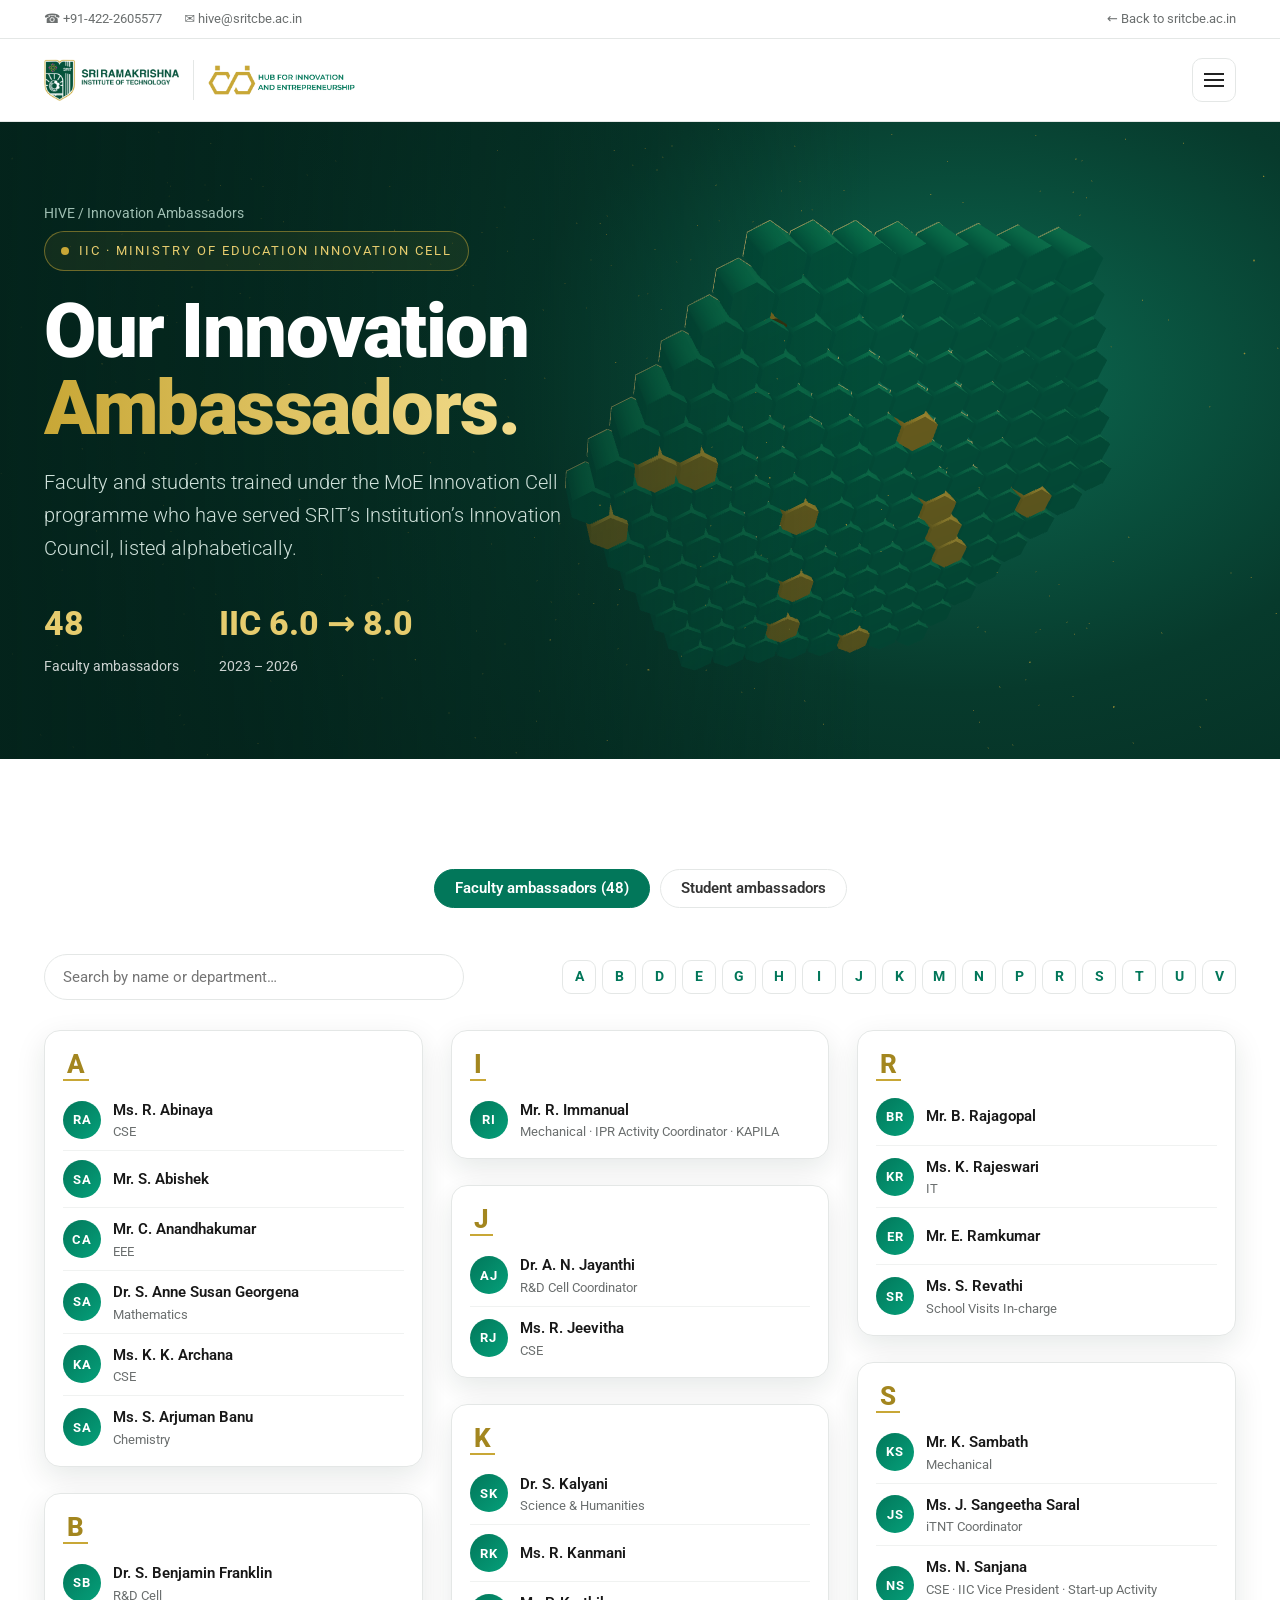
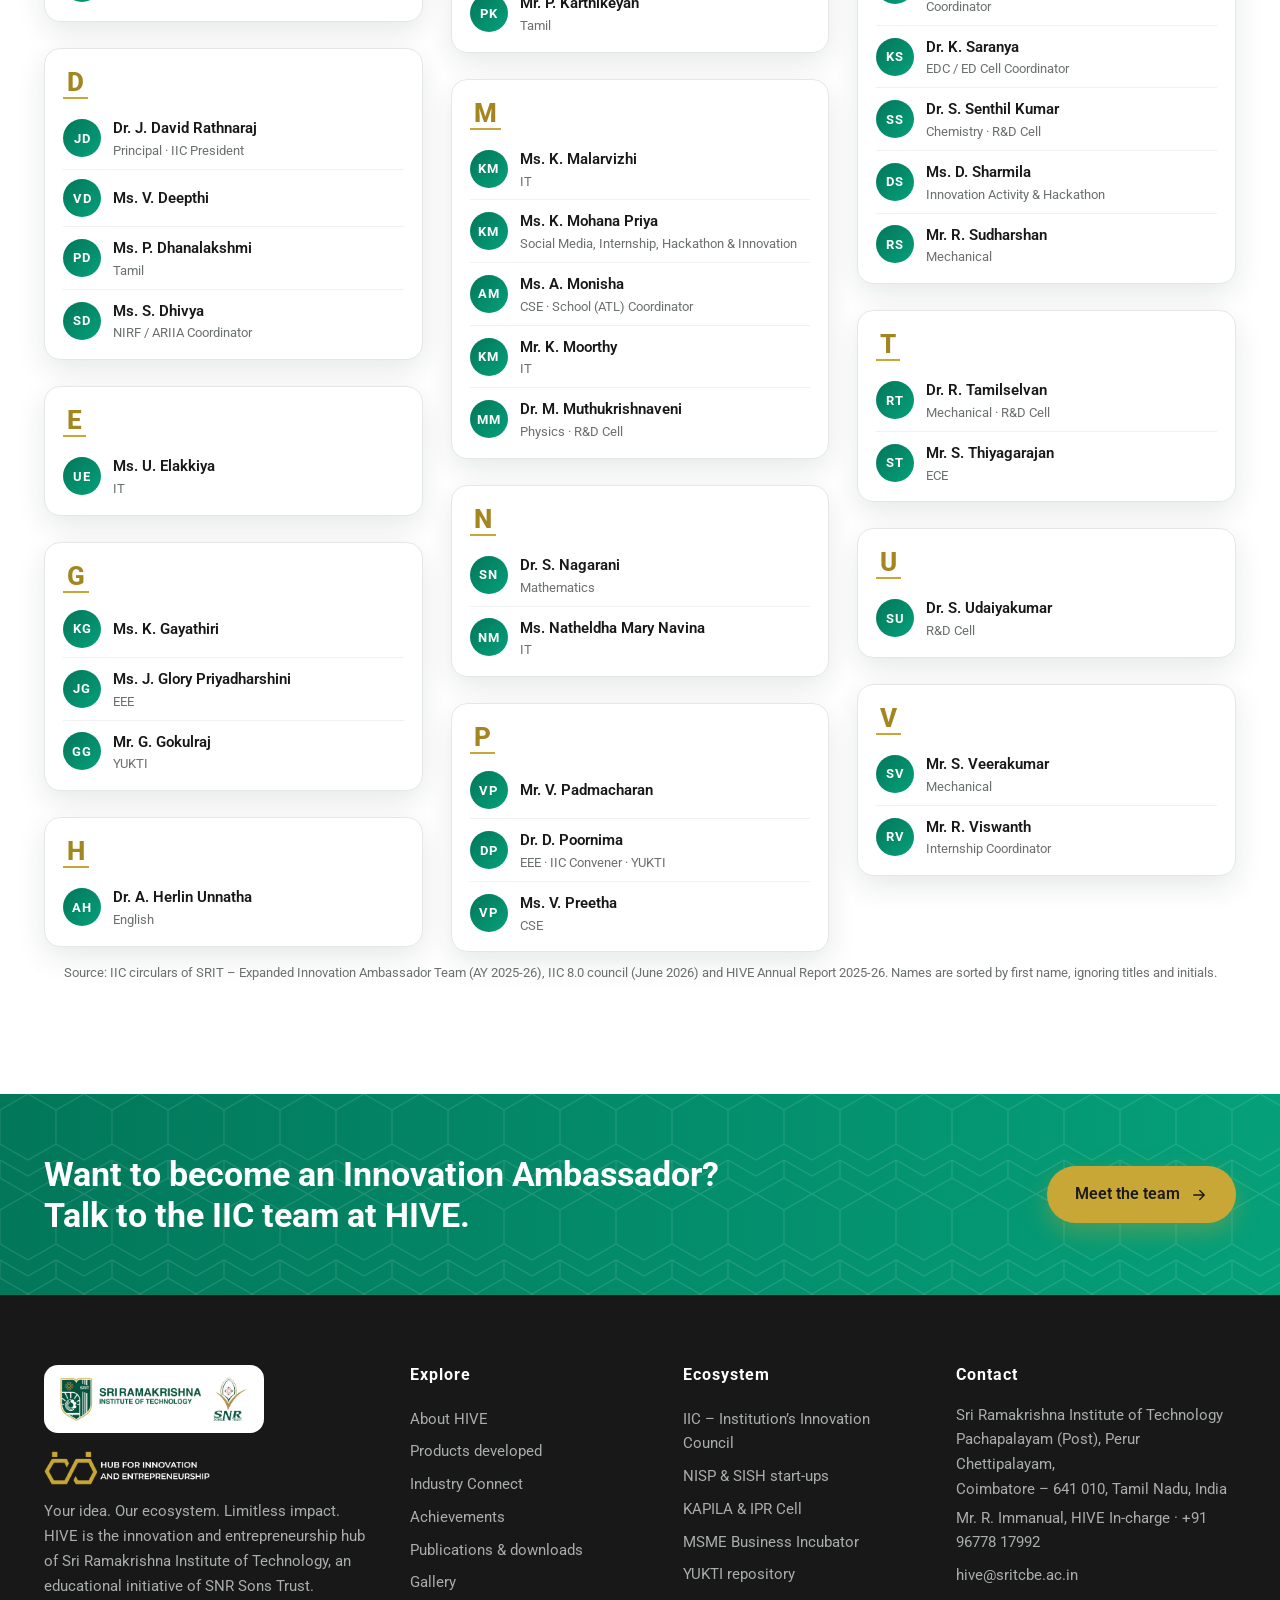
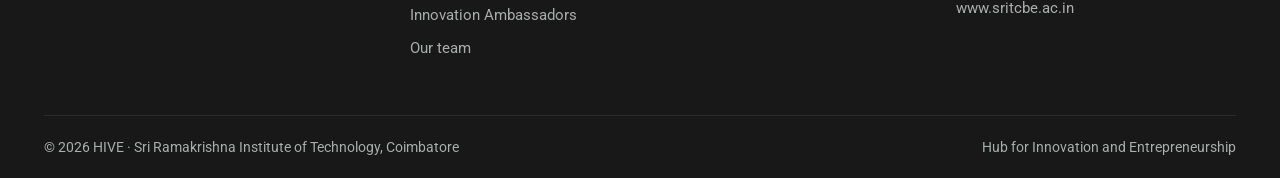
<file: innovation-ambassadors.html>
<!DOCTYPE html><html lang="en"><head><meta charset="utf-8"><meta name="viewport" content="width=device-width,initial-scale=1">
<title>Innovation Ambassadors | HIVE SRIT</title><meta name="description" content="Faculty and student Innovation Ambassadors of the Institution’s Innovation Council (IIC) at Sri Ramakrishna Institute of Technology, listed A–Z.">
<link rel="icon" type="image/png" href="assets/img/logos/hive-icon.png">
<meta property="og:title" content="Innovation Ambassadors | HIVE SRIT"><meta property="og:description" content="Faculty and student Innovation Ambassadors of the Institution’s Innovation Council (IIC) at Sri Ramakrishna Institute of Technology, listed A–Z."><meta property="og:image" content="assets/img/gallery/hive-lab.jpg">
<link rel="preconnect" href="https://fonts.googleapis.com"><link rel="preconnect" href="https://fonts.gstatic.com" crossorigin>
<link href="https://fonts.googleapis.com/css2?family=Roboto:wght@300;400;500;600;700;800;900&display=swap" rel="stylesheet">
<link rel="stylesheet" href="assets/css/hive.css"></head><body><div class="progress"></div><div class="topbar"><div class="wrap"><div class="l"><a href="tel:+914222605577"><span>☎ +91-422-2605577</span></a><span><a href="mailto:hive@sritcbe.ac.in">✉ hive@sritcbe.ac.in</a></span></div><div><a href="https://www.sritcbe.ac.in/" target="_blank" rel="noopener">← Back to sritcbe.ac.in</a></div></div></div>
<header class="hdr"><div class="wrap"><a class="brand" href="index.html"><img class="srit" src="assets/img/logos/srit-logo.png" alt="Sri Ramakrishna Institute of Technology"><span class="sep"></span><img class="hive" src="assets/img/logos/hive-logo.png" alt="HIVE – Hub for Innovation and Entrepreneurship"></a>
<nav class="nav"><a href="index.html" class="">Home</a><a href="index.html#about" class="">About</a><a href="index.html#products" class="">Products</a><a href="industry-connect.html" class="">Industry Connect</a><a href="index.html#achievements" class="">Achievements</a><a href="publications.html" class="">Publications</a><a href="index.html#gallery" class="">Gallery</a><a href="innovation-ambassadors.html" class="on">Ambassadors</a><a class="cta" href="index.html#contact">Contact</a></nav><button class="burger" aria-label="Menu"><span></span></button></div></header>
<section class="hero sub"><canvas class="three" data-mode="hive"></canvas><div class="veil"></div><div class="wrap"><div class="hero-in">
<div class="crumb rv"><a href="index.html">HIVE</a> / Innovation Ambassadors</div><span class="tag rv"><i></i>IIC · Ministry of Education Innovation Cell</span>
<h1 class="rv d1">Our Innovation<br><span class="gold">Ambassadors.</span></h1>
<p class="lead rv d2">Faculty and students trained under the MoE Innovation Cell programme who have served SRIT’s Institution’s Innovation Council, listed alphabetically.</p>
<div class="hstats rv d3"><div><b data-count="48">0</b><span>Faculty ambassadors</span></div><div><b>IIC 6.0 → 8.0</b><span>2023 – 2026</span></div></div></div></div></section>
<section class="sec"><div class="wrap">
<div class="tabs rv ia-tabs"><button class="on" data-t="fac">Faculty ambassadors (48)</button><button data-t="stu">Student ambassadors</button></div>
<div class="ia-pane" data-p="fac"><div class="az-tools rv"><input type="search" placeholder="Search by name or department…" aria-label="Search ambassadors"><nav class="az-nav"><a href="#az-A">A</a><a href="#az-B">B</a><a href="#az-D">D</a><a href="#az-E">E</a><a href="#az-G">G</a><a href="#az-H">H</a><a href="#az-I">I</a><a href="#az-J">J</a><a href="#az-K">K</a><a href="#az-M">M</a><a href="#az-N">N</a><a href="#az-P">P</a><a href="#az-R">R</a><a href="#az-S">S</a><a href="#az-T">T</a><a href="#az-U">U</a><a href="#az-V">V</a></nav></div>
<div class="az"><div class="az-g rv" id="az-A"><div class="az-l">A</div><ul><li data-k="abinaya"><span class="av">RA</span><div><b>Ms. R. Abinaya</b><small>CSE</small></div></li><li data-k="abishek"><span class="av">SA</span><div><b>Mr. S. Abishek</b></div></li><li data-k="anandhakumar"><span class="av">CA</span><div><b>Mr. C. Anandhakumar</b><small>EEE</small></div></li><li data-k="anne susan georgena"><span class="av">SA</span><div><b>Dr. S. Anne Susan Georgena</b><small>Mathematics</small></div></li><li data-k="archana"><span class="av">KA</span><div><b>Ms. K. K. Archana</b><small>CSE</small></div></li><li data-k="arjuman banu"><span class="av">SA</span><div><b>Ms. S. Arjuman Banu</b><small>Chemistry</small></div></li></ul></div><div class="az-g rv" id="az-B"><div class="az-l">B</div><ul><li data-k="benjamin franklin"><span class="av">SB</span><div><b>Dr. S. Benjamin Franklin</b><small>R&amp;D Cell</small></div></li></ul></div><div class="az-g rv" id="az-D"><div class="az-l">D</div><ul><li data-k="david rathnaraj"><span class="av">JD</span><div><b>Dr. J. David Rathnaraj</b><small>Principal · IIC President</small></div></li><li data-k="deepthi"><span class="av">VD</span><div><b>Ms. V. Deepthi</b></div></li><li data-k="dhanalakshmi"><span class="av">PD</span><div><b>Ms. P. Dhanalakshmi</b><small>Tamil</small></div></li><li data-k="dhivya"><span class="av">SD</span><div><b>Ms. S. Dhivya</b><small>NIRF / ARIIA Coordinator</small></div></li></ul></div><div class="az-g rv" id="az-E"><div class="az-l">E</div><ul><li data-k="elakkiya"><span class="av">UE</span><div><b>Ms. U. Elakkiya</b><small>IT</small></div></li></ul></div><div class="az-g rv" id="az-G"><div class="az-l">G</div><ul><li data-k="gayathiri"><span class="av">KG</span><div><b>Ms. K. Gayathiri</b></div></li><li data-k="glory priyadharshini"><span class="av">JG</span><div><b>Ms. J. Glory Priyadharshini</b><small>EEE</small></div></li><li data-k="gokulraj"><span class="av">GG</span><div><b>Mr. G. Gokulraj</b><small>YUKTI</small></div></li></ul></div><div class="az-g rv" id="az-H"><div class="az-l">H</div><ul><li data-k="herlin unnatha"><span class="av">AH</span><div><b>Dr. A. Herlin Unnatha</b><small>English</small></div></li></ul></div><div class="az-g rv" id="az-I"><div class="az-l">I</div><ul><li data-k="immanual"><span class="av">RI</span><div><b>Mr. R. Immanual</b><small>Mechanical · IPR Activity Coordinator · KAPILA</small></div></li></ul></div><div class="az-g rv" id="az-J"><div class="az-l">J</div><ul><li data-k="jayanthi"><span class="av">AJ</span><div><b>Dr. A. N. Jayanthi</b><small>R&amp;D Cell Coordinator</small></div></li><li data-k="jeevitha"><span class="av">RJ</span><div><b>Ms. R. Jeevitha</b><small>CSE</small></div></li></ul></div><div class="az-g rv" id="az-K"><div class="az-l">K</div><ul><li data-k="kalyani"><span class="av">SK</span><div><b>Dr. S. Kalyani</b><small>Science &amp; Humanities</small></div></li><li data-k="kanmani"><span class="av">RK</span><div><b>Ms. R. Kanmani</b></div></li><li data-k="karthikeyan"><span class="av">PK</span><div><b>Mr. P. Karthikeyan</b><small>Tamil</small></div></li></ul></div><div class="az-g rv" id="az-M"><div class="az-l">M</div><ul><li data-k="malarvizhi"><span class="av">KM</span><div><b>Ms. K. Malarvizhi</b><small>IT</small></div></li><li data-k="mohana priya"><span class="av">KM</span><div><b>Ms. K. Mohana Priya</b><small>Social Media, Internship, Hackathon &amp; Innovation</small></div></li><li data-k="monisha"><span class="av">AM</span><div><b>Ms. A. Monisha</b><small>CSE · School (ATL) Coordinator</small></div></li><li data-k="moorthy"><span class="av">KM</span><div><b>Mr. K. Moorthy</b><small>IT</small></div></li><li data-k="muthukrishnaveni"><span class="av">MM</span><div><b>Dr. M. Muthukrishnaveni</b><small>Physics · R&amp;D Cell</small></div></li></ul></div><div class="az-g rv" id="az-N"><div class="az-l">N</div><ul><li data-k="nagarani"><span class="av">SN</span><div><b>Dr. S. Nagarani</b><small>Mathematics</small></div></li><li data-k="natheldha mary navina"><span class="av">NM</span><div><b>Ms. Natheldha Mary Navina</b><small>IT</small></div></li></ul></div><div class="az-g rv" id="az-P"><div class="az-l">P</div><ul><li data-k="padmacharan"><span class="av">VP</span><div><b>Mr. V. Padmacharan</b></div></li><li data-k="poornima"><span class="av">DP</span><div><b>Dr. D. Poornima</b><small>EEE · IIC Convener · YUKTI</small></div></li><li data-k="preetha"><span class="av">VP</span><div><b>Ms. V. Preetha</b><small>CSE</small></div></li></ul></div><div class="az-g rv" id="az-R"><div class="az-l">R</div><ul><li data-k="rajagopal"><span class="av">BR</span><div><b>Mr. B. Rajagopal</b></div></li><li data-k="rajeswari"><span class="av">KR</span><div><b>Ms. K. Rajeswari</b><small>IT</small></div></li><li data-k="ramkumar"><span class="av">ER</span><div><b>Mr. E. Ramkumar</b></div></li><li data-k="revathi"><span class="av">SR</span><div><b>Ms. S. Revathi</b><small>School Visits In-charge</small></div></li></ul></div><div class="az-g rv" id="az-S"><div class="az-l">S</div><ul><li data-k="sambath"><span class="av">KS</span><div><b>Mr. K. Sambath</b><small>Mechanical</small></div></li><li data-k="sangeetha saral"><span class="av">JS</span><div><b>Ms. J. Sangeetha Saral</b><small>iTNT Coordinator</small></div></li><li data-k="sanjana"><span class="av">NS</span><div><b>Ms. N. Sanjana</b><small>CSE · IIC Vice President · Start-up Activity Coordinator</small></div></li><li data-k="saranya"><span class="av">KS</span><div><b>Dr. K. Saranya</b><small>EDC / ED Cell Coordinator</small></div></li><li data-k="senthil kumar"><span class="av">SS</span><div><b>Dr. S. Senthil Kumar</b><small>Chemistry · R&amp;D Cell</small></div></li><li data-k="sharmila"><span class="av">DS</span><div><b>Ms. D. Sharmila</b><small>Innovation Activity &amp; Hackathon</small></div></li><li data-k="sudharshan"><span class="av">RS</span><div><b>Mr. R. Sudharshan</b><small>Mechanical</small></div></li></ul></div><div class="az-g rv" id="az-T"><div class="az-l">T</div><ul><li data-k="tamilselvan"><span class="av">RT</span><div><b>Dr. R. Tamilselvan</b><small>Mechanical · R&amp;D Cell</small></div></li><li data-k="thiyagarajan"><span class="av">ST</span><div><b>Mr. S. Thiyagarajan</b><small>ECE</small></div></li></ul></div><div class="az-g rv" id="az-U"><div class="az-l">U</div><ul><li data-k="udaiyakumar"><span class="av">SU</span><div><b>Dr. S. Udaiyakumar</b><small>R&amp;D Cell</small></div></li></ul></div><div class="az-g rv" id="az-V"><div class="az-l">V</div><ul><li data-k="veerakumar"><span class="av">SV</span><div><b>Mr. S. Veerakumar</b><small>Mechanical</small></div></li><li data-k="viswanth"><span class="av">RV</span><div><b>Mr. R. Viswanth</b><small>Internship Coordinator</small></div></li></ul></div></div><p class="az-src">Source: IIC circulars of SRIT – Expanded Innovation Ambassador Team (AY 2025-26), IIC 8.0 council (June 2026) and HIVE Annual Report 2025-26. Names are sorted by first name, ignoring titles and initials.</p></div>
<div class="ia-pane" data-p="stu" hidden><div class="ia-empty"><div class="av">IA</div><h3>Student Innovation Ambassadors</h3><p>The list of student Innovation Ambassadors is being compiled from the IIC records. Students who have completed Innovation Ambassador training under the MoE Innovation Cell may write to <a href="mailto:hive@sritcbe.ac.in">hive@sritcbe.ac.in</a> with their certificate to be listed here.</p></div></div>
</div></section>
<div class="band"><div class="hexbg"></div><div class="wrap"><h3 class="rv">Want to become an Innovation Ambassador? Talk to the IIC team at HIVE.</h3><a class="btn btn-gold rv" href="index.html#team">Meet the team <svg viewBox="0 0 24 24" fill="none" stroke="currentColor" stroke-width="1.8" stroke-linecap="round" stroke-linejoin="round" ><path d="M5 12h14M13 6l6 6-6 6"/></svg></a></div></div>
<script>(function(){var q=document.querySelector('.az-tools input');q&&q.addEventListener('input',function(){var v=q.value.toLowerCase().trim();document.querySelectorAll('.az li').forEach(function(l){l.style.display=!v||l.textContent.toLowerCase().indexOf(v)>-1?'':'none'});document.querySelectorAll('.az-g').forEach(function(g){g.style.display=[].some.call(g.querySelectorAll('li'),function(l){return l.style.display!=='none'})?'':'none'})});
document.querySelectorAll('.ia-tabs button').forEach(function(b){b.addEventListener('click',function(e){e.stopImmediatePropagation();document.querySelectorAll('.ia-tabs button').forEach(function(x){x.classList.toggle('on',x===b)});document.querySelectorAll('.ia-pane').forEach(function(p){p.hidden=p.dataset.p!==b.dataset.t})})})})();</script>
<footer class="ftr"><div class="wrap"><div class="g">
<div><div class="logos"><img src="assets/img/logos/srit-logo.png" alt="SRIT"><img src="assets/img/logos/snr.png" alt="SNR Sons Trust"></div><img src="assets/img/logos/hive-logo-white.png" alt="HIVE" style="height:34px;margin-bottom:14px"><p>Your idea. Our ecosystem. Limitless impact. HIVE is the innovation and entrepreneurship hub of Sri Ramakrishna Institute of Technology, an educational initiative of SNR Sons Trust.</p></div>
<div><h4>Explore</h4><a href="index.html#about">About HIVE</a><a href="index.html#products">Products developed</a><a href="industry-connect.html">Industry Connect</a><a href="index.html#achievements">Achievements</a><a href="publications.html">Publications &amp; downloads</a><a href="index.html#gallery">Gallery</a><a href="innovation-ambassadors.html">Innovation Ambassadors</a><a href="index.html#team">Our team</a></div>
<div><h4>Ecosystem</h4><a href="publications.html">IIC – Institution’s Innovation Council</a><a href="publications.html">NISP &amp; SISH start-ups</a><a href="publications.html">KAPILA &amp; IPR Cell</a><a href="publications.html">MSME Business Incubator</a><a href="publications.html">YUKTI repository</a></div>
<div><h4>Contact</h4><p>Sri Ramakrishna Institute of Technology<br>Pachapalayam (Post), Perur Chettipalayam,<br>Coimbatore – 641 010, Tamil Nadu, India</p><a href="tel:+919677817992">Mr. R. Immanual, HIVE In-charge · +91 96778 17992</a><a href="mailto:hive@sritcbe.ac.in">hive@sritcbe.ac.in</a><a href="https://www.sritcbe.ac.in/" target="_blank" rel="noopener">www.sritcbe.ac.in</a></div></div>
<div class="bot"><span>© <span class="yr-now">2026</span> HIVE · Sri Ramakrishna Institute of Technology, Coimbatore</span><span>Hub for Innovation and Entrepreneurship</span></div></div></footer>
<div class="lb"><span class="x">×</span><img alt=""><div class="cap"></div></div><button class="totop" aria-label="Back to top">↑</button>
<script src="assets/js/vendor/three.min.js"></script><script src="assets/js/hero3d.js"></script><script src="assets/js/hive.js"></script></body></html>
</file>
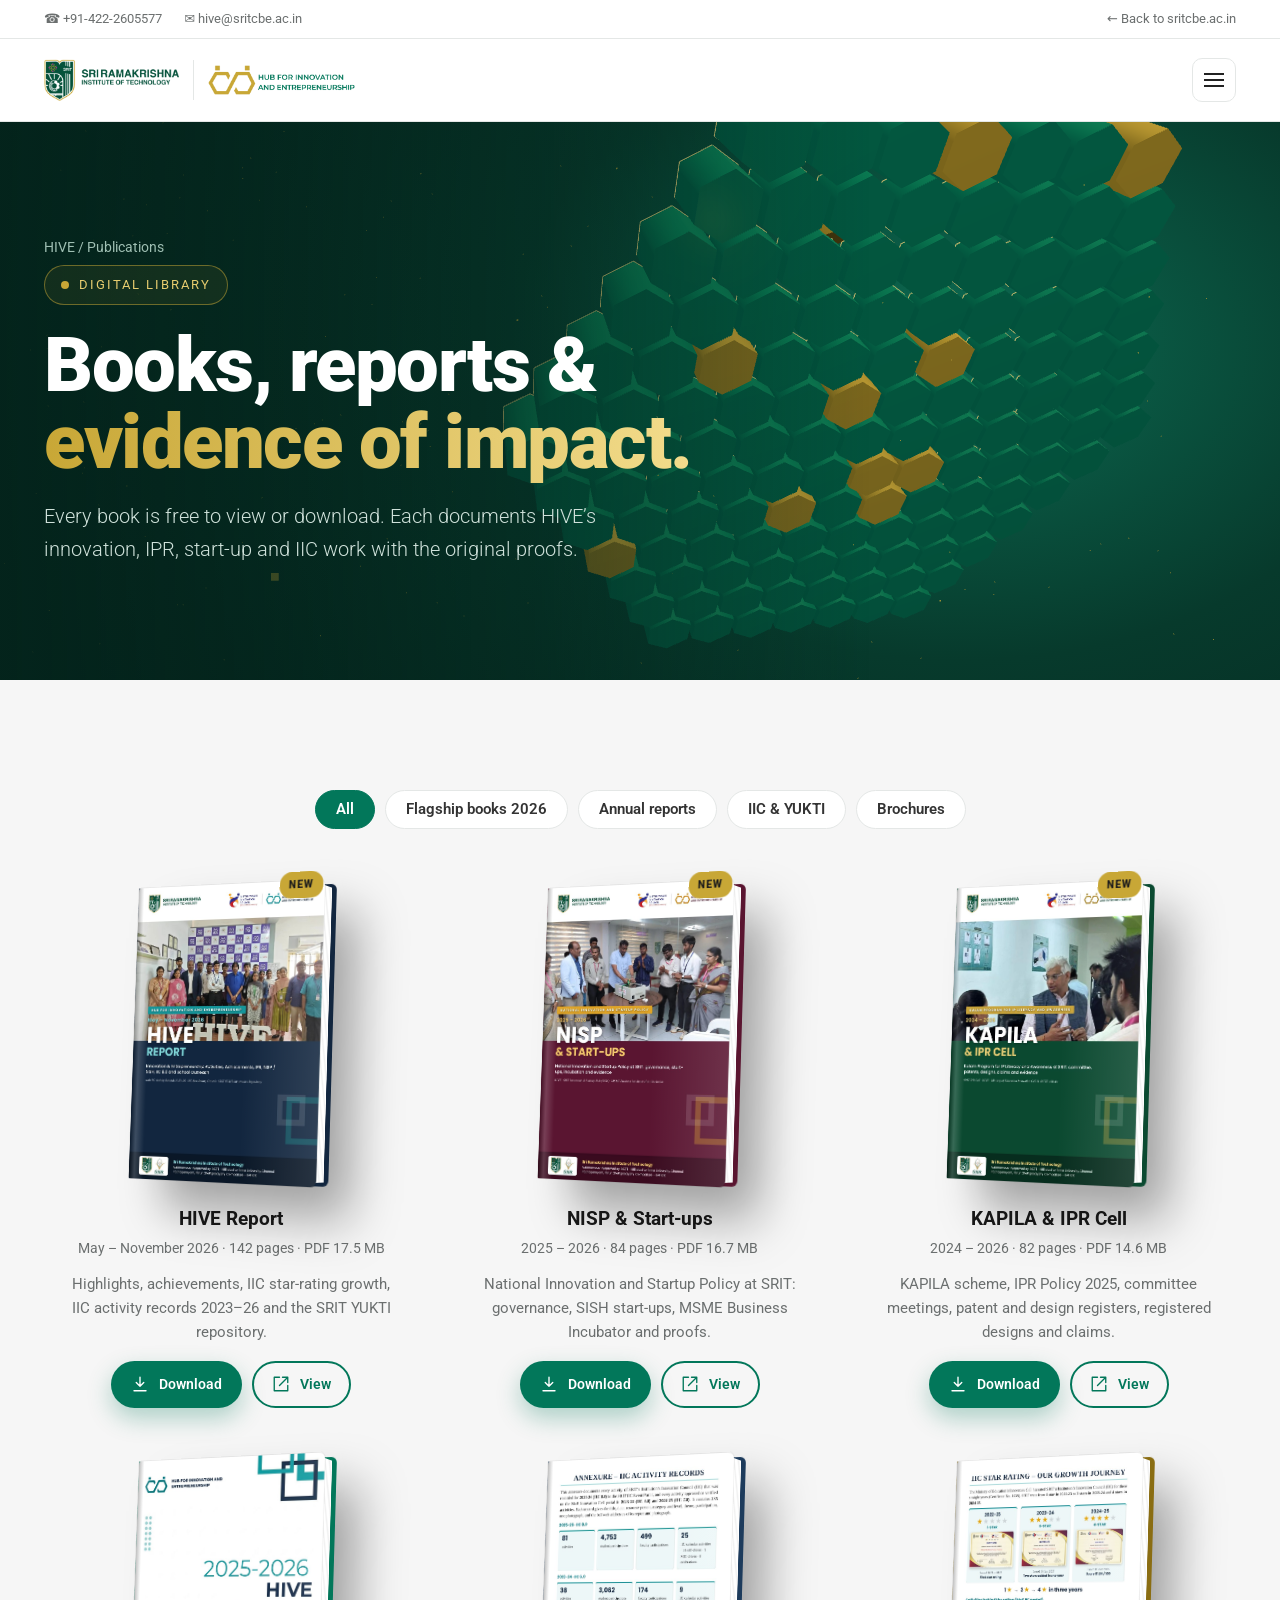
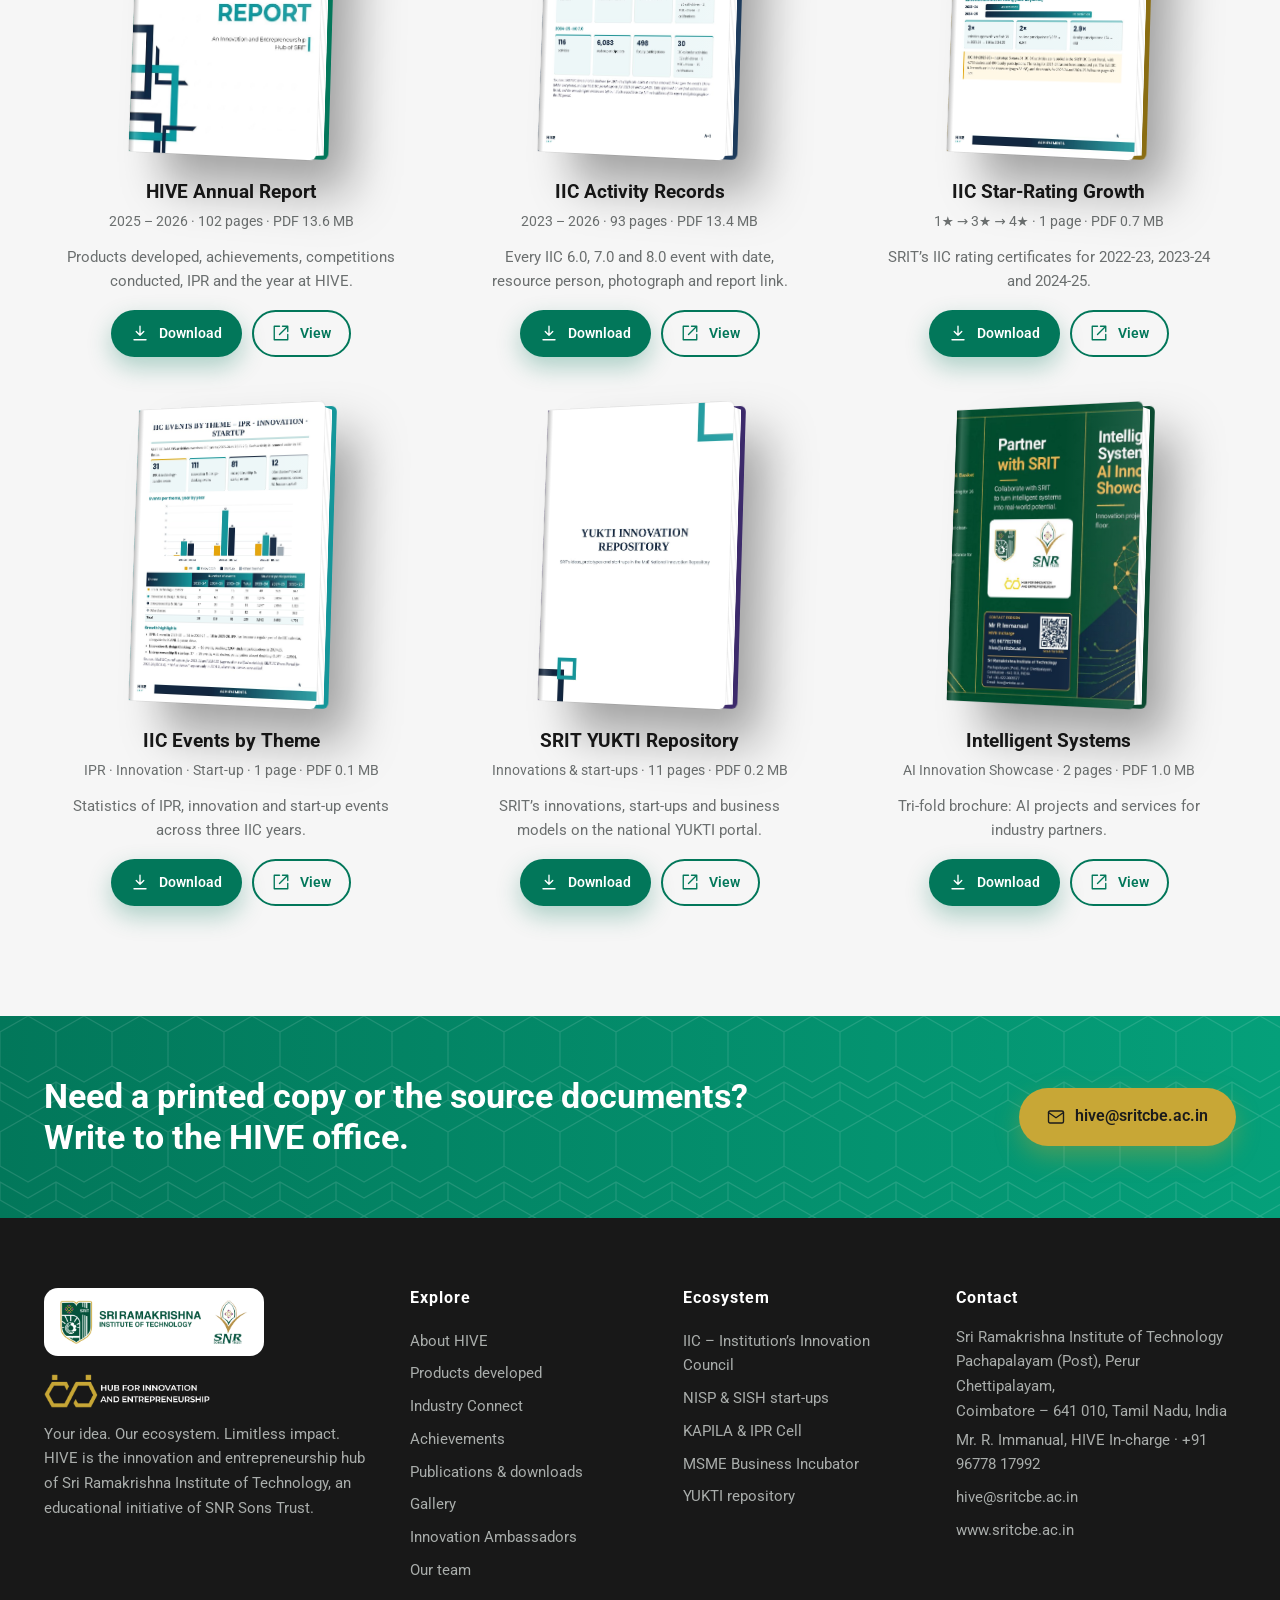
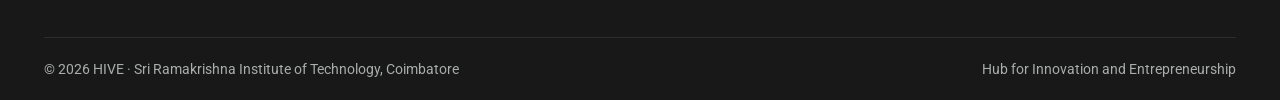
<file: publications.html>
<!DOCTYPE html><html lang="en"><head><meta charset="utf-8"><meta name="viewport" content="width=device-width,initial-scale=1">
<title>Publications & Downloads | HIVE SRIT</title><meta name="description" content="Download HIVE books and reports: HIVE Report 2026, NISP & Start-ups, KAPILA & IPR Cell, HIVE Annual Report, IIC activity records and more.">
<link rel="icon" type="image/png" href="assets/img/logos/hive-icon.png">
<meta property="og:title" content="Publications & Downloads | HIVE SRIT"><meta property="og:description" content="Download HIVE books and reports: HIVE Report 2026, NISP & Start-ups, KAPILA & IPR Cell, HIVE Annual Report, IIC activity records and more."><meta property="og:image" content="assets/img/gallery/hive-lab.jpg">
<link rel="preconnect" href="https://fonts.googleapis.com"><link rel="preconnect" href="https://fonts.gstatic.com" crossorigin>
<link href="https://fonts.googleapis.com/css2?family=Roboto:wght@300;400;500;600;700;800;900&display=swap" rel="stylesheet">
<link rel="stylesheet" href="assets/css/hive.css"></head><body><div class="progress"></div><div class="topbar"><div class="wrap"><div class="l"><a href="tel:+914222605577"><span>☎ +91-422-2605577</span></a><span><a href="mailto:hive@sritcbe.ac.in">✉ hive@sritcbe.ac.in</a></span></div><div><a href="https://www.sritcbe.ac.in/" target="_blank" rel="noopener">← Back to sritcbe.ac.in</a></div></div></div>
<header class="hdr"><div class="wrap"><a class="brand" href="index.html"><img class="srit" src="assets/img/logos/srit-logo.png" alt="Sri Ramakrishna Institute of Technology"><span class="sep"></span><img class="hive" src="assets/img/logos/hive-logo.png" alt="HIVE – Hub for Innovation and Entrepreneurship"></a>
<nav class="nav"><a href="index.html" class="">Home</a><a href="index.html#about" class="">About</a><a href="index.html#products" class="">Products</a><a href="industry-connect.html" class="">Industry Connect</a><a href="index.html#achievements" class="">Achievements</a><a href="publications.html" class="on">Publications</a><a href="index.html#gallery" class="">Gallery</a><a href="innovation-ambassadors.html" class="">Ambassadors</a><a class="cta" href="index.html#contact">Contact</a></nav><button class="burger" aria-label="Menu"><span></span></button></div></header>
<section class="hero sub"><canvas class="three" data-mode="books"></canvas><div class="veil"></div><div class="wrap"><div class="hero-in">
<div class="crumb rv"><a href="index.html">HIVE</a> / Publications</div><span class="tag rv"><i></i>Digital library</span>
<h1 class="rv d1">Books, reports &amp;<br><span class="gold">evidence of impact.</span></h1>
<p class="lead rv d2">Every book is free to view or download. Each documents HIVE’s innovation, IPR, start-up and IIC work with the original proofs.</p></div></div></section>

<section class="sec alt"><div class="wrap"><div class="tabs rv"><button class="on" data-f="all">All</button><button data-f="flag">Flagship books 2026</button><button data-f="annual">Annual reports</button><button data-f="iic">IIC &amp; YUKTI</button><button data-f="brochure">Brochures</button></div>
<div class="shelf"><div class="book-card rv " data-cat="flag new"><div class="book3d"><div class="book" style="--bkc:#12263F"><div class="bc"></div><div class="sp"><span>HIVE REPORT 2026</span></div><div class="pg"></div><div class="fc"><img src="assets/img/books/HIVE_Report_May-Nov_2026.jpg" alt="HIVE Report cover" loading="lazy"></div><span class="new">NEW</span></div></div>
<h3>HIVE Report</h3><div class="meta">May – November 2026 · 142 pages · PDF 17.5 MB</div><p style="font-size:14.5px;color:var(--mut);max-width:330px;margin:0 auto 16px">Highlights, achievements, IIC star-rating growth, IIC activity records 2023–26 and the SRIT YUKTI repository.</p>
<div class="acts"><a class="btn btn-g" href="downloads/HIVE_Report_May-Nov_2026.pdf" download><svg viewBox="0 0 24 24" fill="none" stroke="currentColor" stroke-width="1.8" stroke-linecap="round" stroke-linejoin="round" ><path d="M12 3v12M7 10l5 5 5-5M4 21h16"/></svg>Download</a><a class="btn btn-ol" href="downloads/HIVE_Report_May-Nov_2026.pdf" target="_blank" rel="noopener"><svg viewBox="0 0 24 24" fill="none" stroke="currentColor" stroke-width="1.8" stroke-linecap="round" stroke-linejoin="round" ><path d="M14 3h7v7M10 14 21 3M21 14v7H3V3h7"/></svg>View</a></div></div><div class="book-card rv " data-cat="flag new"><div class="book3d"><div class="book" style="--bkc:#5A1530"><div class="bc"></div><div class="sp"><span>NISP &amp; START-UPS</span></div><div class="pg"></div><div class="fc"><img src="assets/img/books/SRIT_NISP_and_Startups_2025-26.jpg" alt="NISP &amp; Start-ups cover" loading="lazy"></div><span class="new">NEW</span></div></div>
<h3>NISP &amp; Start-ups</h3><div class="meta">2025 – 2026 · 84 pages · PDF 16.7 MB</div><p style="font-size:14.5px;color:var(--mut);max-width:330px;margin:0 auto 16px">National Innovation and Startup Policy at SRIT: governance, SISH start-ups, MSME Business Incubator and proofs.</p>
<div class="acts"><a class="btn btn-g" href="downloads/SRIT_NISP_and_Startups_2025-26.pdf" download><svg viewBox="0 0 24 24" fill="none" stroke="currentColor" stroke-width="1.8" stroke-linecap="round" stroke-linejoin="round" ><path d="M12 3v12M7 10l5 5 5-5M4 21h16"/></svg>Download</a><a class="btn btn-ol" href="downloads/SRIT_NISP_and_Startups_2025-26.pdf" target="_blank" rel="noopener"><svg viewBox="0 0 24 24" fill="none" stroke="currentColor" stroke-width="1.8" stroke-linecap="round" stroke-linejoin="round" ><path d="M14 3h7v7M10 14 21 3M21 14v7H3V3h7"/></svg>View</a></div></div><div class="book-card rv " data-cat="flag new"><div class="book3d"><div class="book" style="--bkc:#0B4A31"><div class="bc"></div><div class="sp"><span>KAPILA &amp; IPR CELL</span></div><div class="pg"></div><div class="fc"><img src="assets/img/books/SRIT_KAPILA_and_IPR_Cell_2024-26.jpg" alt="KAPILA &amp; IPR Cell cover" loading="lazy"></div><span class="new">NEW</span></div></div>
<h3>KAPILA &amp; IPR Cell</h3><div class="meta">2024 – 2026 · 82 pages · PDF 14.6 MB</div><p style="font-size:14.5px;color:var(--mut);max-width:330px;margin:0 auto 16px">KAPILA scheme, IPR Policy 2025, committee meetings, patent and design registers, registered designs and claims.</p>
<div class="acts"><a class="btn btn-g" href="downloads/SRIT_KAPILA_and_IPR_Cell_2024-26.pdf" download><svg viewBox="0 0 24 24" fill="none" stroke="currentColor" stroke-width="1.8" stroke-linecap="round" stroke-linejoin="round" ><path d="M12 3v12M7 10l5 5 5-5M4 21h16"/></svg>Download</a><a class="btn btn-ol" href="downloads/SRIT_KAPILA_and_IPR_Cell_2024-26.pdf" target="_blank" rel="noopener"><svg viewBox="0 0 24 24" fill="none" stroke="currentColor" stroke-width="1.8" stroke-linecap="round" stroke-linejoin="round" ><path d="M14 3h7v7M10 14 21 3M21 14v7H3V3h7"/></svg>View</a></div></div><div class="book-card rv " data-cat="annual"><div class="book3d"><div class="book" style="--bkc:#02775A"><div class="bc"></div><div class="sp"><span>HIVE ANNUAL REPORT</span></div><div class="pg"></div><div class="fc"><img src="assets/img/books/HIVE_Annual_Report_2025-26.jpg" alt="HIVE Annual Report cover" loading="lazy"></div></div></div>
<h3>HIVE Annual Report</h3><div class="meta">2025 – 2026 · 102 pages · PDF 13.6 MB</div><p style="font-size:14.5px;color:var(--mut);max-width:330px;margin:0 auto 16px">Products developed, achievements, competitions conducted, IPR and the year at HIVE.</p>
<div class="acts"><a class="btn btn-g" href="downloads/HIVE_Annual_Report_2025-26.pdf" download><svg viewBox="0 0 24 24" fill="none" stroke="currentColor" stroke-width="1.8" stroke-linecap="round" stroke-linejoin="round" ><path d="M12 3v12M7 10l5 5 5-5M4 21h16"/></svg>Download</a><a class="btn btn-ol" href="downloads/HIVE_Annual_Report_2025-26.pdf" target="_blank" rel="noopener"><svg viewBox="0 0 24 24" fill="none" stroke="currentColor" stroke-width="1.8" stroke-linecap="round" stroke-linejoin="round" ><path d="M14 3h7v7M10 14 21 3M21 14v7H3V3h7"/></svg>View</a></div></div><div class="book-card rv " data-cat="iic"><div class="book3d"><div class="book" style="--bkc:#1d3b5c"><div class="bc"></div><div class="sp"><span>IIC ACTIVITY RECORDS</span></div><div class="pg"></div><div class="fc"><img src="assets/img/books/IIC_Activity_Records_2023-26.jpg" alt="IIC Activity Records cover" loading="lazy"></div></div></div>
<h3>IIC Activity Records</h3><div class="meta">2023 – 2026 · 93 pages · PDF 13.4 MB</div><p style="font-size:14.5px;color:var(--mut);max-width:330px;margin:0 auto 16px">Every IIC 6.0, 7.0 and 8.0 event with date, resource person, photograph and report link.</p>
<div class="acts"><a class="btn btn-g" href="downloads/IIC_Activity_Records_2023-26.pdf" download><svg viewBox="0 0 24 24" fill="none" stroke="currentColor" stroke-width="1.8" stroke-linecap="round" stroke-linejoin="round" ><path d="M12 3v12M7 10l5 5 5-5M4 21h16"/></svg>Download</a><a class="btn btn-ol" href="downloads/IIC_Activity_Records_2023-26.pdf" target="_blank" rel="noopener"><svg viewBox="0 0 24 24" fill="none" stroke="currentColor" stroke-width="1.8" stroke-linecap="round" stroke-linejoin="round" ><path d="M14 3h7v7M10 14 21 3M21 14v7H3V3h7"/></svg>View</a></div></div><div class="book-card rv " data-cat="iic"><div class="book3d"><div class="book" style="--bkc:#8a6d12"><div class="bc"></div><div class="sp"><span>IIC STAR RATING</span></div><div class="pg"></div><div class="fc"><img src="assets/img/books/IIC_Star_Rating_Growth.jpg" alt="IIC Star-Rating Growth cover" loading="lazy"></div></div></div>
<h3>IIC Star-Rating Growth</h3><div class="meta">1★ → 3★ → 4★ · 1 page · PDF 0.7 MB</div><p style="font-size:14.5px;color:var(--mut);max-width:330px;margin:0 auto 16px">SRIT’s IIC rating certificates for 2022-23, 2023-24 and 2024-25.</p>
<div class="acts"><a class="btn btn-g" href="downloads/IIC_Star_Rating_Growth.pdf" download><svg viewBox="0 0 24 24" fill="none" stroke="currentColor" stroke-width="1.8" stroke-linecap="round" stroke-linejoin="round" ><path d="M12 3v12M7 10l5 5 5-5M4 21h16"/></svg>Download</a><a class="btn btn-ol" href="downloads/IIC_Star_Rating_Growth.pdf" target="_blank" rel="noopener"><svg viewBox="0 0 24 24" fill="none" stroke="currentColor" stroke-width="1.8" stroke-linecap="round" stroke-linejoin="round" ><path d="M14 3h7v7M10 14 21 3M21 14v7H3V3h7"/></svg>View</a></div></div><div class="book-card rv " data-cat="iic"><div class="book3d"><div class="book" style="--bkc:#14969A"><div class="bc"></div><div class="sp"><span>IIC EVENTS BY THEME</span></div><div class="pg"></div><div class="fc"><img src="assets/img/books/IIC_Events_by_Theme.jpg" alt="IIC Events by Theme cover" loading="lazy"></div></div></div>
<h3>IIC Events by Theme</h3><div class="meta">IPR · Innovation · Start-up · 1 page · PDF 0.1 MB</div><p style="font-size:14.5px;color:var(--mut);max-width:330px;margin:0 auto 16px">Statistics of IPR, innovation and start-up events across three IIC years.</p>
<div class="acts"><a class="btn btn-g" href="downloads/IIC_Events_by_Theme.pdf" download><svg viewBox="0 0 24 24" fill="none" stroke="currentColor" stroke-width="1.8" stroke-linecap="round" stroke-linejoin="round" ><path d="M12 3v12M7 10l5 5 5-5M4 21h16"/></svg>Download</a><a class="btn btn-ol" href="downloads/IIC_Events_by_Theme.pdf" target="_blank" rel="noopener"><svg viewBox="0 0 24 24" fill="none" stroke="currentColor" stroke-width="1.8" stroke-linecap="round" stroke-linejoin="round" ><path d="M14 3h7v7M10 14 21 3M21 14v7H3V3h7"/></svg>View</a></div></div><div class="book-card rv " data-cat="iic"><div class="book3d"><div class="book" style="--bkc:#3c2a6b"><div class="bc"></div><div class="sp"><span>YUKTI REPOSITORY</span></div><div class="pg"></div><div class="fc"><img src="assets/img/books/SRIT_YUKTI_Repository.jpg" alt="SRIT YUKTI Repository cover" loading="lazy"></div></div></div>
<h3>SRIT YUKTI Repository</h3><div class="meta">Innovations &amp; start-ups · 11 pages · PDF 0.2 MB</div><p style="font-size:14.5px;color:var(--mut);max-width:330px;margin:0 auto 16px">SRIT’s innovations, start-ups and business models on the national YUKTI portal.</p>
<div class="acts"><a class="btn btn-g" href="downloads/SRIT_YUKTI_Repository.pdf" download><svg viewBox="0 0 24 24" fill="none" stroke="currentColor" stroke-width="1.8" stroke-linecap="round" stroke-linejoin="round" ><path d="M12 3v12M7 10l5 5 5-5M4 21h16"/></svg>Download</a><a class="btn btn-ol" href="downloads/SRIT_YUKTI_Repository.pdf" target="_blank" rel="noopener"><svg viewBox="0 0 24 24" fill="none" stroke="currentColor" stroke-width="1.8" stroke-linecap="round" stroke-linejoin="round" ><path d="M14 3h7v7M10 14 21 3M21 14v7H3V3h7"/></svg>View</a></div></div><div class="book-card rv " data-cat="brochure"><div class="book3d"><div class="book" style="--bkc:#0b4a31"><div class="bc"></div><div class="sp"><span>AI SHOWCASE</span></div><div class="pg"></div><div class="fc"><img src="assets/img/books/SRIT_Intelligent_Systems_Brochure.jpg" alt="Intelligent Systems cover" loading="lazy"></div></div></div>
<h3>Intelligent Systems</h3><div class="meta">AI Innovation Showcase · 2 pages · PDF 1.0 MB</div><p style="font-size:14.5px;color:var(--mut);max-width:330px;margin:0 auto 16px">Tri-fold brochure: AI projects and services for industry partners.</p>
<div class="acts"><a class="btn btn-g" href="downloads/SRIT_Intelligent_Systems_Brochure.pdf" download><svg viewBox="0 0 24 24" fill="none" stroke="currentColor" stroke-width="1.8" stroke-linecap="round" stroke-linejoin="round" ><path d="M12 3v12M7 10l5 5 5-5M4 21h16"/></svg>Download</a><a class="btn btn-ol" href="downloads/SRIT_Intelligent_Systems_Brochure.pdf" target="_blank" rel="noopener"><svg viewBox="0 0 24 24" fill="none" stroke="currentColor" stroke-width="1.8" stroke-linecap="round" stroke-linejoin="round" ><path d="M14 3h7v7M10 14 21 3M21 14v7H3V3h7"/></svg>View</a></div></div></div></div></section>
<div class="band"><div class="hexbg"></div><div class="wrap"><h3 class="rv">Need a printed copy or the source documents? Write to the HIVE office.</h3><a class="btn btn-gold rv" href="mailto:hive@sritcbe.ac.in"><svg viewBox="0 0 24 24" fill="none" stroke="currentColor" stroke-width="1.8" stroke-linecap="round" stroke-linejoin="round" ><rect x="2" y="4" width="20" height="16" rx="2"/><path d="m22 6-10 7L2 6"/></svg> hive@sritcbe.ac.in</a></div></div>
<footer class="ftr"><div class="wrap"><div class="g">
<div><div class="logos"><img src="assets/img/logos/srit-logo.png" alt="SRIT"><img src="assets/img/logos/snr.png" alt="SNR Sons Trust"></div><img src="assets/img/logos/hive-logo-white.png" alt="HIVE" style="height:34px;margin-bottom:14px"><p>Your idea. Our ecosystem. Limitless impact. HIVE is the innovation and entrepreneurship hub of Sri Ramakrishna Institute of Technology, an educational initiative of SNR Sons Trust.</p></div>
<div><h4>Explore</h4><a href="index.html#about">About HIVE</a><a href="index.html#products">Products developed</a><a href="industry-connect.html">Industry Connect</a><a href="index.html#achievements">Achievements</a><a href="publications.html">Publications &amp; downloads</a><a href="index.html#gallery">Gallery</a><a href="innovation-ambassadors.html">Innovation Ambassadors</a><a href="index.html#team">Our team</a></div>
<div><h4>Ecosystem</h4><a href="publications.html">IIC – Institution’s Innovation Council</a><a href="publications.html">NISP &amp; SISH start-ups</a><a href="publications.html">KAPILA &amp; IPR Cell</a><a href="publications.html">MSME Business Incubator</a><a href="publications.html">YUKTI repository</a></div>
<div><h4>Contact</h4><p>Sri Ramakrishna Institute of Technology<br>Pachapalayam (Post), Perur Chettipalayam,<br>Coimbatore – 641 010, Tamil Nadu, India</p><a href="tel:+919677817992">Mr. R. Immanual, HIVE In-charge · +91 96778 17992</a><a href="mailto:hive@sritcbe.ac.in">hive@sritcbe.ac.in</a><a href="https://www.sritcbe.ac.in/" target="_blank" rel="noopener">www.sritcbe.ac.in</a></div></div>
<div class="bot"><span>© <span class="yr-now">2026</span> HIVE · Sri Ramakrishna Institute of Technology, Coimbatore</span><span>Hub for Innovation and Entrepreneurship</span></div></div></footer>
<div class="lb"><span class="x">×</span><img alt=""><div class="cap"></div></div><button class="totop" aria-label="Back to top">↑</button>
<script src="assets/js/vendor/three.min.js"></script><script src="assets/js/hero3d.js"></script><script src="assets/js/hive.js"></script></body></html>
</file>
<file: assets/css/hive.css>
/* ==========================================================
   HIVE – Hub for Innovation and Entrepreneurship, SRIT
   Theme aligned with sritcbe.ac.in (Roboto · SRIT green · gold)
   ========================================================== */
:root{
  --g:#02775A;--g-d:#015a44;--g-dd:#073a2c;--g-x:#04241c;
  --gold:#C8A736;--gold-l:#e6cc6e;--gold-d:#a3861f;
  --ink:#181818;--txt:#444545;--mut:#6b6f6f;--line:#e4e7e6;--bg:#F6F6F6;--white:#fff;
  --r:14px;--sh:0 10px 30px rgba(4,36,28,.10);--sh2:0 24px 60px rgba(4,36,28,.18);
  --max:1240px;
}
*{box-sizing:border-box;margin:0;padding:0}
html{scroll-behavior:smooth;overflow-x:hidden}
body{font-family:Roboto,system-ui,-apple-system,"Segoe UI",sans-serif;color:var(--txt);background:#fff;font-size:17px;line-height:1.65;overflow-x:hidden}
img{max-width:100%;display:block}
a{color:inherit;text-decoration:none}
.wrap{max-width:var(--max);margin:0 auto;padding:0 24px}
h1,h2,h3,h4{color:var(--ink);line-height:1.2;font-weight:700}
.eyebrow{display:inline-flex;align-items:center;gap:10px;font-size:13px;letter-spacing:3px;text-transform:uppercase;color:var(--g);font-weight:700}
.eyebrow:before{content:"";width:28px;height:2px;background:var(--gold)}
.sec{padding:110px 0;position:relative}
.sec.alt{background:var(--bg)}
.sec.dark{background:radial-gradient(1200px 600px at 80% 0%,#0b5a45 0%,var(--g-dd) 45%,var(--g-x) 100%);color:#d9e7e2}
.sec.dark h2,.sec.dark h3{color:#fff}
.sec-head{max-width:760px;margin-bottom:56px}
.sec-head.center{margin-left:auto;margin-right:auto;text-align:center}
.sec-head.center .eyebrow{justify-content:center}
.sec-head h2{font-size:clamp(30px,4vw,46px);margin:14px 0 14px;font-weight:800;letter-spacing:-.5px}
.sec-head h2 em{font-style:normal;color:var(--g)}
.sec.dark .sec-head h2 em{color:var(--gold)}
.sec-head p{font-size:18px;color:var(--mut)}
.sec.dark .sec-head p{color:#b7cdc5}
.btn{display:inline-flex;align-items:center;gap:10px;padding:14px 26px;border-radius:999px;font-weight:600;font-size:15.5px;transition:.3s;cursor:pointer;border:2px solid transparent}
.btn-g{background:var(--g);color:#fff;box-shadow:0 10px 24px rgba(2,119,90,.3)}
.btn-g:hover{background:var(--g-d);transform:translateY(-2px)}
.btn-gold{background:var(--gold);color:#1b1b1b;box-shadow:0 10px 24px rgba(200,167,54,.35)}
.btn-gold:hover{background:var(--gold-l);transform:translateY(-2px)}
.btn-o{border-color:rgba(255,255,255,.55);color:#fff}
.btn-o:hover{background:#fff;color:var(--g-dd)}
.btn-ol{border-color:var(--g);color:var(--g)}
.btn-ol:hover{background:var(--g);color:#fff}
.btn svg{width:18px;height:18px}

/* ---------- top bar + header (matches sritcbe.ac.in) ---------- */
.topbar{background:#fff;border-bottom:1px solid var(--line);font-size:13px;color:var(--mut)}
.topbar .wrap{display:flex;justify-content:space-between;align-items:center;height:38px}
.topbar a:hover{color:var(--g)}
.topbar .l{display:flex;gap:22px}
.hdr{position:sticky;top:0;z-index:50;background:rgba(255,255,255,.92);backdrop-filter:blur(12px);border-bottom:1px solid var(--line);transition:.3s}
.hdr.scrolled{box-shadow:0 8px 30px rgba(0,0,0,.08)}
.hdr .wrap{display:flex;align-items:center;justify-content:space-between;height:82px;gap:20px}
.brand{display:flex;align-items:center;gap:18px}
.brand .srit{height:46px}
.brand .sep{width:1px;height:40px;background:var(--line)}
.brand .hive{height:34px}
.nav{display:flex;align-items:center;gap:4px}
.nav a{padding:9px 12px;border-radius:8px;font-size:15px;white-space:nowrap;color:#222;font-weight:500;position:relative}
.nav a:after{content:"";position:absolute;left:14px;right:14px;bottom:4px;height:2px;background:var(--gold);transform:scaleX(0);transition:.3s;transform-origin:left}
.nav a:hover:after,.nav a.on:after{transform:scaleX(1)}
.nav a.on{color:var(--g)}
.nav .cta{background:var(--g);color:#fff;margin-left:8px;padding:10px 18px}
.nav .cta:after{display:none}.nav .cta:hover{background:var(--g-d)}
.snr-tab{position:absolute;right:24px;top:0;height:76px;display:none}
.burger{display:none;width:44px;height:44px;border-radius:10px;border:1px solid var(--line);background:#fff;align-items:center;justify-content:center;cursor:pointer}
.burger span{width:20px;height:2px;background:#222;position:relative;display:block}
.burger span:before,.burger span:after{content:"";position:absolute;left:0;width:20px;height:2px;background:#222;transition:.3s}
.burger span:before{top:-6px}.burger span:after{top:6px}

/* ---------- hero (three.js) ---------- */
.hero{position:relative;min-height:calc(100vh - 120px);display:flex;align-items:center;overflow:hidden;background:radial-gradient(1000px 700px at 75% 40%,#0c6b52 0%,var(--g-dd) 45%,var(--g-x) 100%);color:#fff}
.hero canvas.three{position:absolute;inset:0;width:100%!important;height:100%!important}
.hero .veil{position:absolute;inset:0;background:linear-gradient(90deg,rgba(4,36,28,.88) 0%,rgba(4,36,28,.45) 42%,rgba(4,36,28,0) 68%);pointer-events:none}
.hero .wrap{position:relative;z-index:2;width:100%}
.hero-in{max-width:660px;padding:80px 0}
.hero .tag{display:inline-flex;align-items:center;gap:10px;padding:8px 16px;border:1px solid rgba(200,167,54,.5);border-radius:999px;font-size:13px;letter-spacing:2px;text-transform:uppercase;color:var(--gold-l);background:rgba(200,167,54,.08)}
.hero .tag i{width:8px;height:8px;border-radius:50%;background:var(--gold);box-shadow:0 0 0 0 rgba(200,167,54,.7);animation:pulse 2s infinite}
@keyframes pulse{70%{box-shadow:0 0 0 12px rgba(200,167,54,0)}100%{box-shadow:0 0 0 0 rgba(200,167,54,0)}}
.hero h1{color:#fff;font-size:clamp(40px,6vw,76px);font-weight:900;letter-spacing:-1.5px;margin:22px 0 18px;line-height:1.02}
.hero h1 .gold{background:linear-gradient(90deg,var(--gold),#f3dc8c,var(--gold));-webkit-background-clip:text;background-clip:text;color:transparent;background-size:200% 100%;animation:shine 6s linear infinite}
@keyframes shine{to{background-position:-200% 0}}
.hero p.lead{font-size:20px;color:#cfe1da;max-width:560px;font-weight:300}
.hero .ctas{display:flex;gap:14px;flex-wrap:wrap;margin-top:34px}
.hero .scroll{position:absolute;left:50%;bottom:28px;transform:translateX(-50%);z-index:3;color:#9fbfb3;font-size:12px;letter-spacing:3px;display:flex;flex-direction:column;align-items:center;gap:8px}
.hero .scroll i{width:22px;height:36px;border:2px solid #9fbfb3;border-radius:12px;position:relative}
.hero .scroll i:after{content:"";position:absolute;left:50%;top:6px;width:4px;height:8px;margin-left:-2px;background:var(--gold);border-radius:2px;animation:wheel 1.8s infinite}
@keyframes wheel{to{transform:translateY(12px);opacity:0}}
.hero.sub{min-height:62vh}
.hero.sub .hero-in{max-width:720px}
.crumb{font-size:14px;color:#9fbfb3;margin-bottom:6px}.crumb a:hover{color:var(--gold)}

/* ---------- stats strip ---------- */
.stats{position:relative;z-index:5;margin-top:-70px}
.stats .grid{display:grid;grid-template-columns:repeat(6,1fr);background:#fff;border-radius:20px;box-shadow:var(--sh2);overflow:hidden}
.stat{padding:30px 20px;text-align:center;border-right:1px solid var(--line);position:relative}
.stat:last-child{border-right:0}
.stat b{display:block;font-size:40px;font-weight:900;color:var(--g);line-height:1;letter-spacing:-1px}
.stat b small{font-size:22px;color:var(--gold)}
.stat b em{font-style:normal}.stat>span{display:block;font-size:13.5px;color:var(--mut);margin-top:10px;line-height:1.35}

/* ---------- about ---------- */
.about{display:grid;grid-template-columns:1.05fr 1fr;gap:70px;align-items:center}
.about .pic{position:relative;perspective:1200px}
.about .pic .main{border-radius:22px;box-shadow:var(--sh2);transform:rotateY(-8deg) rotateX(3deg);transition:transform .6s;width:100%;aspect-ratio:4/3;object-fit:cover}
.about .pic:hover .main{transform:rotateY(0) rotateX(0)}
.about .pic .float{position:absolute;right:-12px;bottom:-30px;width:46%;border-radius:16px;border:6px solid #fff;box-shadow:var(--sh2);aspect-ratio:4/3;object-fit:cover;animation:bob 6s ease-in-out infinite}
.about .pic .badge{position:absolute;left:-10px;top:30px;background:var(--gold);color:#1b1b1b;border-radius:16px;padding:16px 20px;box-shadow:var(--sh);font-weight:700;line-height:1.2;animation:bob 7s ease-in-out infinite reverse}
.about .pic .badge b{font-size:34px;display:block;font-weight:900}
@keyframes bob{50%{transform:translateY(-12px)}}
.about p{margin-bottom:16px}
.vm{display:grid;grid-template-columns:1fr 1fr;gap:18px;margin-top:28px}
.vm div{background:var(--bg);border-radius:var(--r);padding:22px;border-top:3px solid var(--g)}
.vm div:last-child{border-top-color:var(--gold)}
.vm h4{font-size:15px;letter-spacing:2px;text-transform:uppercase;color:var(--g);margin-bottom:8px}
.vm p{font-size:15px;margin:0}

/* ---------- 3D tilt cards ---------- */
.cards3{display:grid;grid-template-columns:repeat(3,1fr);gap:26px}
.tilt{perspective:1000px}
.tilt .in{background:#fff;border-radius:20px;padding:36px 30px;box-shadow:var(--sh);transform-style:preserve-3d;transition:transform .15s ease-out,box-shadow .3s;height:100%;position:relative;overflow:hidden;border:1px solid var(--line)}
.tilt:hover .in{box-shadow:var(--sh2)}
.tilt .in>*{transform:translateZ(30px)}
.tilt .ico{width:64px;height:64px;border-radius:18px;background:linear-gradient(135deg,var(--g),#05a07a);display:grid;place-items:center;color:#fff;margin-bottom:22px;box-shadow:0 12px 24px rgba(2,119,90,.3)}
.tilt .ico svg{width:30px;height:30px}
.tilt h3{font-size:22px;margin-bottom:10px}
.tilt p{font-size:15.5px}
.tilt .num{position:absolute;right:22px;top:14px;font-size:64px;font-weight:900;color:rgba(2,119,90,.07);transform:translateZ(10px)}
.sec.dark .tilt .in{background:rgba(255,255,255,.05);border-color:rgba(255,255,255,.12);backdrop-filter:blur(6px);color:#cfe1da}
.sec.dark .tilt h3{color:#fff}
.sec.dark .tilt .num{color:rgba(200,167,54,.12)}
.sec.dark .tilt .ico{background:linear-gradient(135deg,var(--gold),#e8cf74);color:#1b1b1b}

/* ---------- products (flip cards) ---------- */
.prod-grid{display:grid;grid-template-columns:repeat(4,1fr);gap:22px}
.flip{perspective:1400px;height:390px}
.flip .card{position:relative;width:100%;height:100%;transition:transform .8s cubic-bezier(.2,.8,.2,1);transform-style:preserve-3d}
.flip:hover .card,.flip.on .card{transform:rotateY(180deg)}
.flip .face{position:absolute;inset:0;backface-visibility:hidden;-webkit-backface-visibility:hidden;border-radius:20px;overflow:hidden;box-shadow:var(--sh)}
.flip .front{background:#fff;display:flex;flex-direction:column;border:1px solid var(--line)}
.flip .front .im{height:210px;background:#f9f7ef;display:grid;place-items:center;padding:16px}
.flip .front .im img{max-height:178px;max-width:100%;object-fit:contain}
.flip .front .bd{padding:18px 20px;flex:1;display:flex;flex-direction:column}
.flip h3{font-size:19px}
.flip .front p{font-size:14px;color:var(--mut);margin-top:6px}
.trl{margin-top:auto;display:flex;align-items:center;gap:10px;font-size:12.5px;font-weight:700;color:var(--g)}
.trl .bar{flex:1;height:7px;border-radius:9px;background:#e8efec;overflow:hidden}
.trl .bar i{display:block;height:100%;background:linear-gradient(90deg,var(--g),var(--gold));border-radius:9px;width:0;transition:width 1.6s cubic-bezier(.2,.8,.2,1)}
.flip .back{background:linear-gradient(160deg,var(--g-dd),var(--g-x));color:#cfe1da;transform:rotateY(180deg);padding:24px 22px;font-size:13.6px;line-height:1.5;display:flex;flex-direction:column;gap:9px}
.flip .back h3{color:#fff}
.flip .back b{color:var(--gold-l);font-size:11.5px;letter-spacing:1.6px;text-transform:uppercase;display:block}
.flip .hint{position:absolute;right:14px;top:14px;background:rgba(2,119,90,.9);color:#fff;font-size:11px;padding:4px 10px;border-radius:99px;letter-spacing:1px}

/* ---------- ecosystem rating ---------- */
.eco{display:grid;grid-template-columns:1.1fr 1fr;gap:60px;align-items:center}
.stars-tl{display:flex;align-items:flex-end;gap:22px;height:300px;padding:0 10px;border-bottom:2px solid rgba(255,255,255,.2)}
.stars-tl .col{flex:1;display:flex;flex-direction:column;align-items:center;justify-content:flex-end;height:100%}
.stars-tl .pillar{width:100%;border-radius:14px 14px 0 0;background:linear-gradient(180deg,var(--gold),#7e6a1d);height:0;transition:height 1.6s cubic-bezier(.2,.8,.2,1);position:relative;box-shadow:0 0 40px rgba(200,167,54,.25)}
.stars-tl .st{font-size:26px;color:var(--gold-l);margin-bottom:10px;letter-spacing:2px;white-space:nowrap}
.stars-tl .yr{margin-top:10px;font-weight:700;color:#fff}
.eco-list{display:grid;gap:14px}
.eco-list>div{display:flex;gap:16px;align-items:flex-start;background:rgba(255,255,255,.05);border:1px solid rgba(255,255,255,.1);border-radius:16px;padding:18px 20px;transition:.3s}
.eco-list>div:hover{background:rgba(255,255,255,.09);transform:translateX(6px)}
.eco-list i{flex:0 0 46px;height:46px;border-radius:12px;background:var(--gold);color:#1b1b1b;display:grid;place-items:center;font-style:normal;font-weight:900}
.eco-list h4{color:#fff;font-size:17px}
.eco-list p{font-size:14.5px;color:#b7cdc5}

/* ---------- achievements ---------- */
.ach{display:grid;grid-template-columns:repeat(4,1fr);gap:22px}
.ach .c{background:#fff;border-radius:18px;overflow:hidden;box-shadow:var(--sh);transition:.35s;display:flex;flex-direction:column;border:1px solid var(--line)}
.ach .c:hover{transform:translateY(-8px) rotateX(4deg);box-shadow:var(--sh2)}
.ach .c .top{padding:22px 22px 0}
.ach .c .medal{display:inline-block;font-size:12px;font-weight:700;letter-spacing:1.5px;text-transform:uppercase;color:#1b1b1b;background:var(--gold);padding:5px 12px;border-radius:99px}
.ach .c h3{font-size:19px;margin:14px 0 6px}
.ach .c p{font-size:14.5px;padding:0 22px 22px;color:var(--mut)}
.ach .c .big{font-size:38px;font-weight:900;color:var(--g);line-height:1}

/* ---------- books (3D) ---------- */
.shelf{display:grid;grid-template-columns:repeat(3,1fr);gap:40px 34px}
.book-card{display:flex;flex-direction:column;align-items:center;text-align:center}
.book3d{perspective:1600px;width:210px;height:297px;margin:10px auto 26px}
.book{width:100%;height:100%;position:relative;transform-style:preserve-3d;transform:rotateY(-28deg) rotateX(4deg);transition:transform .8s cubic-bezier(.2,.8,.2,1)}
.book-card:hover .book{transform:rotateY(-8deg) rotateX(0) translateZ(20px)}
.book .fc,.book .bc,.book .sp,.book .pg{position:absolute}
.book .fc{inset:0;transform:translateZ(14px);border-radius:2px 6px 6px 2px;overflow:hidden;box-shadow:0 0 0 1px rgba(0,0,0,.05)}
.book .fc img{width:100%;height:100%;object-fit:cover}
.book .fc:after{content:"";position:absolute;inset:0;background:linear-gradient(90deg,rgba(0,0,0,.25) 0,rgba(255,255,255,.18) 3%,rgba(255,255,255,0) 8%,rgba(255,255,255,0) 60%,rgba(255,255,255,.12) 100%)}
.book .bc{inset:0;transform:translateZ(-14px);background:var(--bkc,#0b4a31);border-radius:2px 6px 6px 2px;box-shadow:24px 30px 50px rgba(0,0,0,.35)}
.book .sp{left:-14px;top:0;width:28px;height:100%;transform:rotateY(-90deg);background:var(--bkc,#0b4a31);display:flex;align-items:center;justify-content:center}
.book .sp span{writing-mode:vertical-rl;transform:rotate(180deg);color:#fff;font-size:10px;letter-spacing:2px;font-weight:700;white-space:nowrap}
.book .pg{left:194px;top:4px;width:24px;height:calc(100% - 8px);transform:rotateY(90deg);background:repeating-linear-gradient(90deg,#fff 0,#fff 2px,#e2e2e2 3px)}
.book-card h3{font-size:19px;margin-bottom:6px}
.book-card .meta{font-size:13.5px;color:var(--mut);margin-bottom:14px}
.book-card .acts{display:flex;gap:10px;justify-content:center;flex-wrap:wrap}
.book-card .acts .btn{padding:10px 18px;font-size:14px}
.book-card .new{position:absolute;top:-6px;right:-6px;background:var(--gold);color:#1b1b1b;font-size:11px;font-weight:800;padding:4px 10px;border-radius:99px;transform:translateZ(30px);letter-spacing:1px}
.tabs{display:flex;gap:10px;justify-content:center;flex-wrap:wrap;margin-bottom:46px}
.tabs button{border:1px solid var(--line);background:#fff;border-radius:99px;padding:10px 20px;font:600 14.5px Roboto,sans-serif;color:#333;cursor:pointer;transition:.25s}
.tabs button.on,.tabs button:hover{background:var(--g);color:#fff;border-color:var(--g)}
.book-card.hide{display:none}
.mini-shelf{display:grid;grid-template-columns:repeat(4,1fr);gap:26px}

/* ---------- gallery ---------- */
.gal{columns:4 260px;column-gap:16px}
.gal figure{break-inside:avoid;margin-bottom:16px;border-radius:14px;overflow:hidden;position:relative;cursor:zoom-in;box-shadow:var(--sh)}
.gal img{width:100%;transition:transform .7s}
.gal figure:hover img{transform:scale(1.07)}
.gal figcaption{position:absolute;left:0;right:0;bottom:0;padding:30px 14px 12px;color:#fff;font-size:13.5px;background:linear-gradient(0deg,rgba(4,36,28,.9),transparent);opacity:0;transform:translateY(10px);transition:.35s}
.gal figure:hover figcaption{opacity:1;transform:none}
.lb{position:fixed;inset:0;background:rgba(4,20,15,.94);z-index:200;display:none;align-items:center;justify-content:center;padding:30px}
.lb.on{display:flex}
.lb img{max-height:86vh;max-width:92vw;border-radius:10px;box-shadow:0 30px 80px rgba(0,0,0,.6)}
.lb .x{position:absolute;right:24px;top:18px;color:#fff;font-size:40px;cursor:pointer;line-height:1}
.lb .cap{position:absolute;bottom:22px;left:0;right:0;text-align:center;color:#cfe1da}

/* ---------- industry connect ---------- */
.offer{display:grid;grid-template-columns:repeat(3,1fr);gap:18px}
.offer div{display:flex;align-items:center;gap:16px;padding:22px 24px;border-radius:16px;background:#fff;border:1px solid var(--line);box-shadow:var(--sh);transition:.3s;font-weight:600;color:var(--ink);font-size:17px}
.offer div:hover{transform:translateY(-5px);border-color:var(--gold)}
.offer i{flex:0 0 50px;height:50px;border-radius:14px;background:linear-gradient(135deg,var(--g),#05a07a);display:grid;place-items:center;color:#fff}
.offer i svg{width:24px;height:24px}
.proj{display:grid;grid-template-columns:repeat(4,1fr);gap:22px}.proj.three{grid-template-columns:repeat(3,1fr)}
.pj{perspective:1000px}
.pj .in{background:#fff;border-radius:18px;overflow:hidden;box-shadow:var(--sh);border:1px solid var(--line);transform-style:preserve-3d;transition:transform .15s ease-out,box-shadow .3s;height:100%;display:flex;flex-direction:column}
.pj:hover .in{box-shadow:var(--sh2)}
.pj .im{background:#f9f7ef;height:190px;display:grid;place-items:center;padding:14px;position:relative}
.pj .im img{max-height:162px;max-width:100%;object-fit:contain;transition:transform .4s}.pj:hover .im img{transform:scale(1.06)}
.pj .n{position:absolute;left:0;top:14px;background:var(--g-dd);color:var(--gold);font-weight:900;padding:6px 14px 6px 12px;border-radius:0 99px 99px 0;font-size:14px}
.pj .bd{padding:18px 20px 22px}
.pj h3{font-size:18.5px;margin-bottom:6px}
.pj p{font-size:14.5px;color:var(--mut)}
.pj .tagz{display:flex;flex-wrap:wrap;gap:6px;margin-top:12px}
.pj .tagz span{font-size:11.5px;background:#eef6f3;color:var(--g);padding:3px 9px;border-radius:99px;font-weight:600}
.steps{display:grid;grid-template-columns:repeat(5,1fr);gap:0;position:relative;counter-reset:s}
.steps:before{content:"";position:absolute;left:10%;right:10%;top:38px;height:2px;background:linear-gradient(90deg,var(--gold),rgba(200,167,54,.2))}
.steps div{text-align:center;padding:0 12px;position:relative}
.steps div:before{counter-increment:s;content:counter(s,decimal-leading-zero);display:grid;place-items:center;width:76px;height:76px;margin:0 auto 18px;border-radius:50%;background:var(--g-dd);border:2px solid var(--gold);color:var(--gold);font-weight:900;font-size:22px;position:relative;z-index:1;box-shadow:0 0 0 8px rgba(200,167,54,.08)}
.steps h4{color:#fff;font-size:17px;margin-bottom:6px}
.steps p{font-size:14px;color:#b7cdc5}
.contact-card{display:grid;grid-template-columns:1.3fr 1fr auto;gap:40px;align-items:center;background:linear-gradient(135deg,var(--g-dd),var(--g-x));border-radius:26px;padding:46px 50px;color:#cfe1da;box-shadow:var(--sh2);position:relative;overflow:hidden}
.contact-card:after{content:"";position:absolute;right:-80px;top:-80px;width:300px;height:300px;border:40px solid rgba(200,167,54,.08);border-radius:50%}
.contact-card h3{color:#fff;font-size:30px}
.contact-card .who b{display:block;color:#fff;font-size:22px}
.contact-card .who span{color:var(--gold-l);font-weight:600}
.contact-card .who a{display:block;color:#fff;margin-top:6px}
.contact-card .qr{background:#fff;border-radius:16px;padding:12px;text-align:center;color:#333;font-size:12px;font-weight:700;position:relative;z-index:1}
.contact-card .qr img{width:130px}

/* ---------- partner band ---------- */
.band{background:linear-gradient(90deg,var(--g),#05a07a);color:#fff;padding:60px 0;position:relative;overflow:hidden}
.band .wrap{display:flex;justify-content:space-between;align-items:center;gap:30px;flex-wrap:wrap}
.band h3{color:#fff;font-size:clamp(24px,3vw,34px);max-width:720px}
.hexbg{position:absolute;inset:0;opacity:.12;background-image:url("data:image/svg+xml,%3Csvg xmlns='http://www.w3.org/2000/svg' width='56' height='100'%3E%3Cpath d='M28 66L0 50V16L28 0l28 16v34L28 66zM28 100L0 84V66l28 16 28-16v18L28 100z' fill='none' stroke='%23fff' stroke-width='1.2'/%3E%3C/svg%3E")}

/* ---------- footer ---------- */
.ftr{background:#181818;color:#a9adab;padding:70px 0 0;font-size:15px}
.ftr .g{display:grid;grid-template-columns:1.4fr 1fr 1fr 1.2fr;gap:40px;padding-bottom:50px}
.ftr h4{color:#fff;font-size:16px;margin-bottom:18px;letter-spacing:1px}
.ftr a{display:block;padding:4px 0}.ftr a:hover{color:var(--gold)}
.ftr .logos{display:flex;gap:12px;align-items:center;background:#fff;border-radius:14px;padding:12px 16px;width:max-content;margin-bottom:18px}
.ftr .logos img{height:44px}
.ftr .bot{border-top:1px solid #2c2c2c;padding:20px 0;font-size:13.5px;display:flex;justify-content:space-between;flex-wrap:wrap;gap:10px}

/* ---------- reveal animations ---------- */
.rv{opacity:0;transform:translateY(40px);transition:opacity .9s cubic-bezier(.2,.8,.2,1),transform .9s cubic-bezier(.2,.8,.2,1)}
.rv.l{transform:translateX(-50px)}.rv.r{transform:translateX(50px)}.rv.z{transform:scale(.9)}
.rv.in{opacity:1;transform:none}
.d1{transition-delay:.1s}.d2{transition-delay:.2s}.d3{transition-delay:.3s}.d4{transition-delay:.4s}
.progress{position:fixed;left:0;top:0;height:3px;background:linear-gradient(90deg,var(--gold),var(--g));z-index:100;width:0}
.totop{position:fixed;right:22px;bottom:22px;width:48px;height:48px;border-radius:50%;background:var(--g);color:#fff;display:grid;place-items:center;box-shadow:var(--sh2);opacity:0;pointer-events:none;transition:.3s;z-index:60}
.totop.on{opacity:1;pointer-events:auto}

/* ---------- responsive ---------- */
@media (max-width:1560px){.nav a{padding:9px 9px;font-size:14.5px}.nav a:after{left:10px;right:10px}.brand{gap:14px}.brand .srit{height:42px}.brand .hive{height:30px}}
@media (max-width:1280px){
  .nav{position:fixed;inset:120px 0 auto 0;background:#fff;flex-direction:column;align-items:stretch;padding:14px 20px 24px;box-shadow:0 30px 40px rgba(0,0,0,.12);transform:translateY(-140%);transition:.4s;z-index:40;visibility:hidden}
  .nav.open{transform:none;visibility:visible}
  .burger{display:flex}
}
@media (max-width:1100px){
  .stats .grid{grid-template-columns:repeat(3,1fr)}.stat:nth-child(3){border-right:0}.stat:nth-child(-n+3){border-bottom:1px solid var(--line)}
  .prod-grid,.proj,.proj.three,.ach,.mini-shelf{grid-template-columns:repeat(2,1fr)}
  .about,.eco{grid-template-columns:1fr}
  .shelf{grid-template-columns:repeat(2,1fr)}
  .ftr .g{grid-template-columns:1fr 1fr}
  .steps{grid-template-columns:1fr;gap:26px}.steps:before{display:none}
  .contact-card{grid-template-columns:1fr}
}
@media (max-width:900px){
  .hero .veil{background:linear-gradient(180deg,rgba(4,36,28,.75),rgba(4,36,28,.55))}
  .nav{position:fixed;inset:120px 0 auto 0;background:#fff;flex-direction:column;align-items:stretch;padding:14px 20px 24px;box-shadow:0 30px 40px rgba(0,0,0,.12);transform:translateY(-140%);transition:.4s;z-index:40;visibility:hidden}
  .nav.open{transform:none;visibility:visible}
  .burger{display:flex}
  .topbar .l span:nth-child(2){display:none}
  .cards3,.offer{grid-template-columns:1fr}
  .vm{grid-template-columns:1fr}
}
@media (max-width:600px){
  body{font-size:16px}.sec{padding:76px 0}
  .stats .grid{grid-template-columns:repeat(2,1fr)}.stat{border-right:1px solid var(--line)!important;border-bottom:1px solid var(--line)}
  .prod-grid,.proj,.proj.three,.ach,.shelf,.mini-shelf{grid-template-columns:1fr}
  .nav{inset:82px 0 auto 0}
  .brand .hive{display:none}.brand .sep{display:none}
  .ftr .g{grid-template-columns:1fr}
  .about .pic .float{right:0}
  .contact-card{padding:30px 24px}
  .topbar{display:none}
}
@media (prefers-reduced-motion:reduce){*{animation:none!important;transition:none!important}.rv{opacity:1;transform:none}}
/* ---- team & innovation ambassadors ---- */
.team{display:grid;grid-template-columns:repeat(auto-fit,minmax(220px,1fr));gap:22px}
.tm .in{text-align:center;padding:32px 22px 26px;display:flex;flex-direction:column;align-items:center}
.av{width:74px;height:74px;border-radius:50%;background:linear-gradient(135deg,var(--g),#05a07a);color:#fff;display:grid;place-items:center;font:700 24px Roboto,sans-serif;letter-spacing:1px;box-shadow:0 0 0 5px rgba(200,167,54,.25),0 12px 24px rgba(2,119,90,.25);flex:none}
.tm h3{font-size:18.5px;margin:18px 0 4px;color:var(--ink)}
.tm .ds{font-size:13.5px;color:var(--mut)}
.tm .rl{margin:10px 0 8px;font-size:13px;font-weight:600;color:var(--g);background:rgba(2,119,90,.08);border-radius:10px;padding:6px 10px;line-height:1.4}
.tm p{font-size:14px;line-height:1.55;margin:4px 0 12px}
.tm .ct{margin-top:auto;font-size:12.5px}.tm .ct a{white-space:nowrap}.tm .ct a{display:block;color:var(--g-d);margin-top:4px}
.hstats{display:flex;gap:40px;margin-top:30px;flex-wrap:wrap}.hstats b{display:block;font-size:34px;color:var(--gold-l);font-weight:800}.hstats span{color:rgba(255,255,255,.8);font-size:14px}
.az-tools{display:flex;gap:16px;align-items:center;justify-content:space-between;flex-wrap:wrap;margin-bottom:30px}
.az-tools input{flex:1 1 280px;max-width:420px;padding:13px 18px;border:1px solid var(--line);border-radius:99px;font:400 15px Roboto,sans-serif;outline:none}
.az-tools input:focus{border-color:var(--g);box-shadow:0 0 0 3px rgba(2,119,90,.15)}
.az-nav{display:flex;flex-wrap:wrap;gap:6px}.az-nav a{width:34px;height:34px;display:grid;place-items:center;border-radius:9px;background:#fff;border:1px solid var(--line);font-weight:700;color:var(--g);font-size:14px}
.az-nav a:hover{background:var(--g);color:#fff}
.az{columns:3 300px;column-gap:28px}
.az-g{break-inside:avoid;margin-bottom:26px;background:#fff;border:1px solid var(--line);border-radius:16px;padding:18px 18px 8px;box-shadow:var(--sh);scroll-margin-top:110px}
.az-l{font:800 26px Roboto,sans-serif;color:var(--gold-d);border-bottom:2px solid var(--gold);display:inline-block;margin-bottom:8px;padding:0 4px}
.az ul{list-style:none;margin:0;padding:0}
.az li{display:flex;gap:12px;align-items:center;padding:9px 0;border-top:1px solid #f0f2f1}.az li:first-child{border-top:0}
.az li .av{width:38px;height:38px;font-size:13px;box-shadow:none}
.az li b{display:block;color:var(--ink);font-size:15px;font-weight:600}.az li small{display:block;color:var(--mut);font-size:12.5px;margin-top:2px;line-height:1.35}
.az-src{font-size:13px;color:var(--mut);margin-top:10px;text-align:center}
.ia-empty{max-width:620px;margin:0 auto;text-align:center;background:#fff;border:1px dashed var(--gold);border-radius:20px;padding:40px 28px}
.ia-empty .av{margin:0 auto 16px}.ia-empty a{color:var(--g);font-weight:600}
/* ---- click-through fixes ---- */
.hexbg,.contact-card:after,.hero .veil{pointer-events:none}
.band .wrap{position:relative;z-index:1}
.tm .in{background:#fff;border-radius:20px;box-shadow:var(--sh);border:1px solid var(--line);height:100%;transition:transform .3s,box-shadow .3s}
.tm:hover .in{transform:translateY(-6px);box-shadow:var(--sh2)}
.mailalt{font-size:13px;margin-top:10px;color:#a9c8bd}.mailalt a{color:var(--gold-l);text-decoration:underline}
.btn-line{border-color:var(--g);color:var(--g);background:#fff}.btn-line:hover{background:var(--g);color:#fff}
/* ---- project cards & pop-up ---- */
.pj{cursor:pointer;outline:none}
.pj:focus-visible .in{box-shadow:0 0 0 3px var(--gold),var(--sh2)}
.pj .bd{display:flex;flex-direction:column;flex:1}
.pj .more{margin-top:auto;padding-top:14px;display:inline-flex;align-items:center;gap:6px;font-size:13.5px;font-weight:700;color:var(--g)}
.pj .more svg{width:16px;height:16px;transition:transform .25s}.pj:hover .more svg{transform:translateX(4px)}
.pm{position:fixed;inset:0;z-index:200;display:grid;place-items:center;padding:24px;visibility:hidden;pointer-events:none}
.pm.open{visibility:visible;pointer-events:auto}
.pm-bg{position:absolute;inset:0;background:rgba(4,36,28,.72);backdrop-filter:blur(6px);opacity:0;transition:opacity .3s}
.pm.open .pm-bg{opacity:1}
.pm-box{position:relative;width:min(1100px,100%);max-height:calc(100vh - 48px);background:#fff;border-radius:24px;overflow:hidden;display:grid;grid-template-columns:400px 1fr;box-shadow:0 40px 100px rgba(0,0,0,.4);transform:translateY(30px) scale(.97);opacity:0;transition:transform .35s cubic-bezier(.2,.8,.2,1),opacity .3s}
.pm.open .pm-box{transform:none;opacity:1}
.pm-x{position:absolute;right:14px;top:14px;z-index:3;width:42px;height:42px;border-radius:50%;border:0;background:#fff;box-shadow:var(--sh);cursor:pointer;display:grid;place-items:center;color:var(--ink)}
.pm-x svg{width:20px;height:20px}.pm-x:hover{background:var(--g);color:#fff}
.pm-vis{background:linear-gradient(160deg,var(--g-dd),var(--g-x));padding:30px 28px;display:flex;flex-direction:column;gap:22px;overflow-y:auto}
.pm-img{position:relative;background:radial-gradient(circle at 50% 40%,#fffdf5,#f1ead2);border-radius:18px;aspect-ratio:1/0.82;display:grid;place-items:center;overflow:hidden;box-shadow:inset 0 0 0 1px rgba(200,167,54,.4)}
.pm-img img{max-width:78%;max-height:82%;object-fit:contain;filter:drop-shadow(0 14px 22px rgba(0,0,0,.18))}
.pm-img .scan{position:absolute;left:0;right:0;height:38%;top:-40%;background:linear-gradient(180deg,transparent,rgba(2,119,90,.18),rgba(2,119,90,.55));border-bottom:2px solid var(--g);animation:scan 2.8s ease-in-out infinite}
@keyframes scan{0%{top:-40%}60%,100%{top:105%}}
.pm-n{position:absolute;left:0;top:16px;background:var(--g-dd);color:var(--gold);font-weight:900;padding:6px 16px 6px 14px;border-radius:0 99px 99px 0;font-size:15px}
.pm-flow{display:grid;grid-template-columns:repeat(4,1fr);gap:6px;position:relative}
.pm-flow:before{content:"";position:absolute;left:12%;right:12%;top:25px;height:2px;background:repeating-linear-gradient(90deg,var(--gold) 0 6px,transparent 6px 12px);background-size:24px 2px;animation:dash 1s linear infinite}
@keyframes dash{to{background-position:24px 0}}
.pm-flow div{position:relative;text-align:center;font-size:11.5px;line-height:1.3;color:#cfe1da;font-weight:600}
.pm-flow i{width:50px;height:50px;margin:0 auto 8px;border-radius:14px;background:var(--g);display:grid;place-items:center;color:#fff;box-shadow:0 0 0 4px rgba(200,167,54,.25);animation:pop .5s both}
.pm-flow div:nth-child(2) i{animation-delay:.1s}.pm-flow div:nth-child(3) i{animation-delay:.2s}.pm-flow div:nth-child(4) i{animation-delay:.3s}
@keyframes pop{from{transform:scale(.4);opacity:0}}
.pm-flow svg{width:24px;height:24px}
.pm-trl{background:rgba(200,167,54,.14);border:1px solid rgba(200,167,54,.45);color:var(--gold-l);border-radius:12px;padding:10px 14px;font-size:13px;font-weight:600}
.pm-trl b{display:block;color:#fff;font-size:11px;letter-spacing:1.5px;text-transform:uppercase;margin-bottom:2px;opacity:.8}
.pm-body{padding:34px 38px 26px;overflow-y:auto}
.pm-body h2{font-size:clamp(24px,3vw,32px);margin:8px 0 10px;padding-right:40px}
.pm-body h4{font-size:15px;color:var(--g-dd);margin:20px 0 8px;letter-spacing:.3px}
.pm-ov{font-size:16px;color:var(--txt);margin-top:14px;line-height:1.6}
.pm-2{display:grid;grid-template-columns:1fr 1fr;gap:16px;margin-top:6px}
.pm-2>div{background:var(--bg);border-radius:14px;padding:4px 18px 16px;border-left:3px solid var(--gold)}
.pm-2>div:last-child{border-left-color:var(--g)}
.pm-2 p{font-size:14.5px;line-height:1.55}
.pm-feat{list-style:none;padding:0;margin:0;display:grid;grid-template-columns:1fr 1fr;gap:8px 18px}
.pm-feat li{position:relative;padding-left:26px;font-size:14.5px;line-height:1.45}
.pm-feat li:before{content:"";position:absolute;left:0;top:2px;width:17px;height:17px;border-radius:50%;background:var(--g) url("data:image/svg+xml,%3Csvg xmlns='http://www.w3.org/2000/svg' viewBox='0 0 24 24' fill='none' stroke='%23fff' stroke-width='3.5'%3E%3Cpath d='m6 12 4 4 8-8'/%3E%3C/svg%3E") center/11px no-repeat}
.pm-apps{display:flex;flex-wrap:wrap;gap:8px}.pm-apps span{background:#fbf6e6;color:var(--gold-d);border:1px solid #efe2b5;border-radius:99px;padding:5px 12px;font-size:13px;font-weight:600}
.pm-cta{display:flex;gap:12px;flex-wrap:wrap;margin-top:26px}
.pm-nav{display:flex;justify-content:space-between;margin-top:22px;padding-top:16px;border-top:1px solid var(--line)}
.pm-nav button{border:0;background:none;font:600 14px Roboto,sans-serif;color:var(--g);cursor:pointer;display:inline-flex;align-items:center;gap:6px;padding:6px 4px}
.pm-nav svg{width:16px;height:16px}.pm-nav button:hover{color:var(--g-dd)}
body.pm-lock{overflow:hidden}
@media (max-width:900px){.pm{padding:0;place-items:end center}.pm-box{grid-template-columns:1fr;max-height:92vh;border-radius:22px 22px 0 0;overflow-y:auto}.pm-vis,.pm-body{overflow:visible}.pm-img{aspect-ratio:1/0.6}.pm-body{padding:24px 20px}.pm-2,.pm-feat{grid-template-columns:1fr}}
.pm-tags{display:flex;flex-wrap:wrap;gap:6px}.pm-tags span{font-size:12px;background:#eef6f3;color:var(--g);padding:4px 11px;border-radius:99px;font-weight:600}
.pm-img img{border-radius:12px}
</file>
